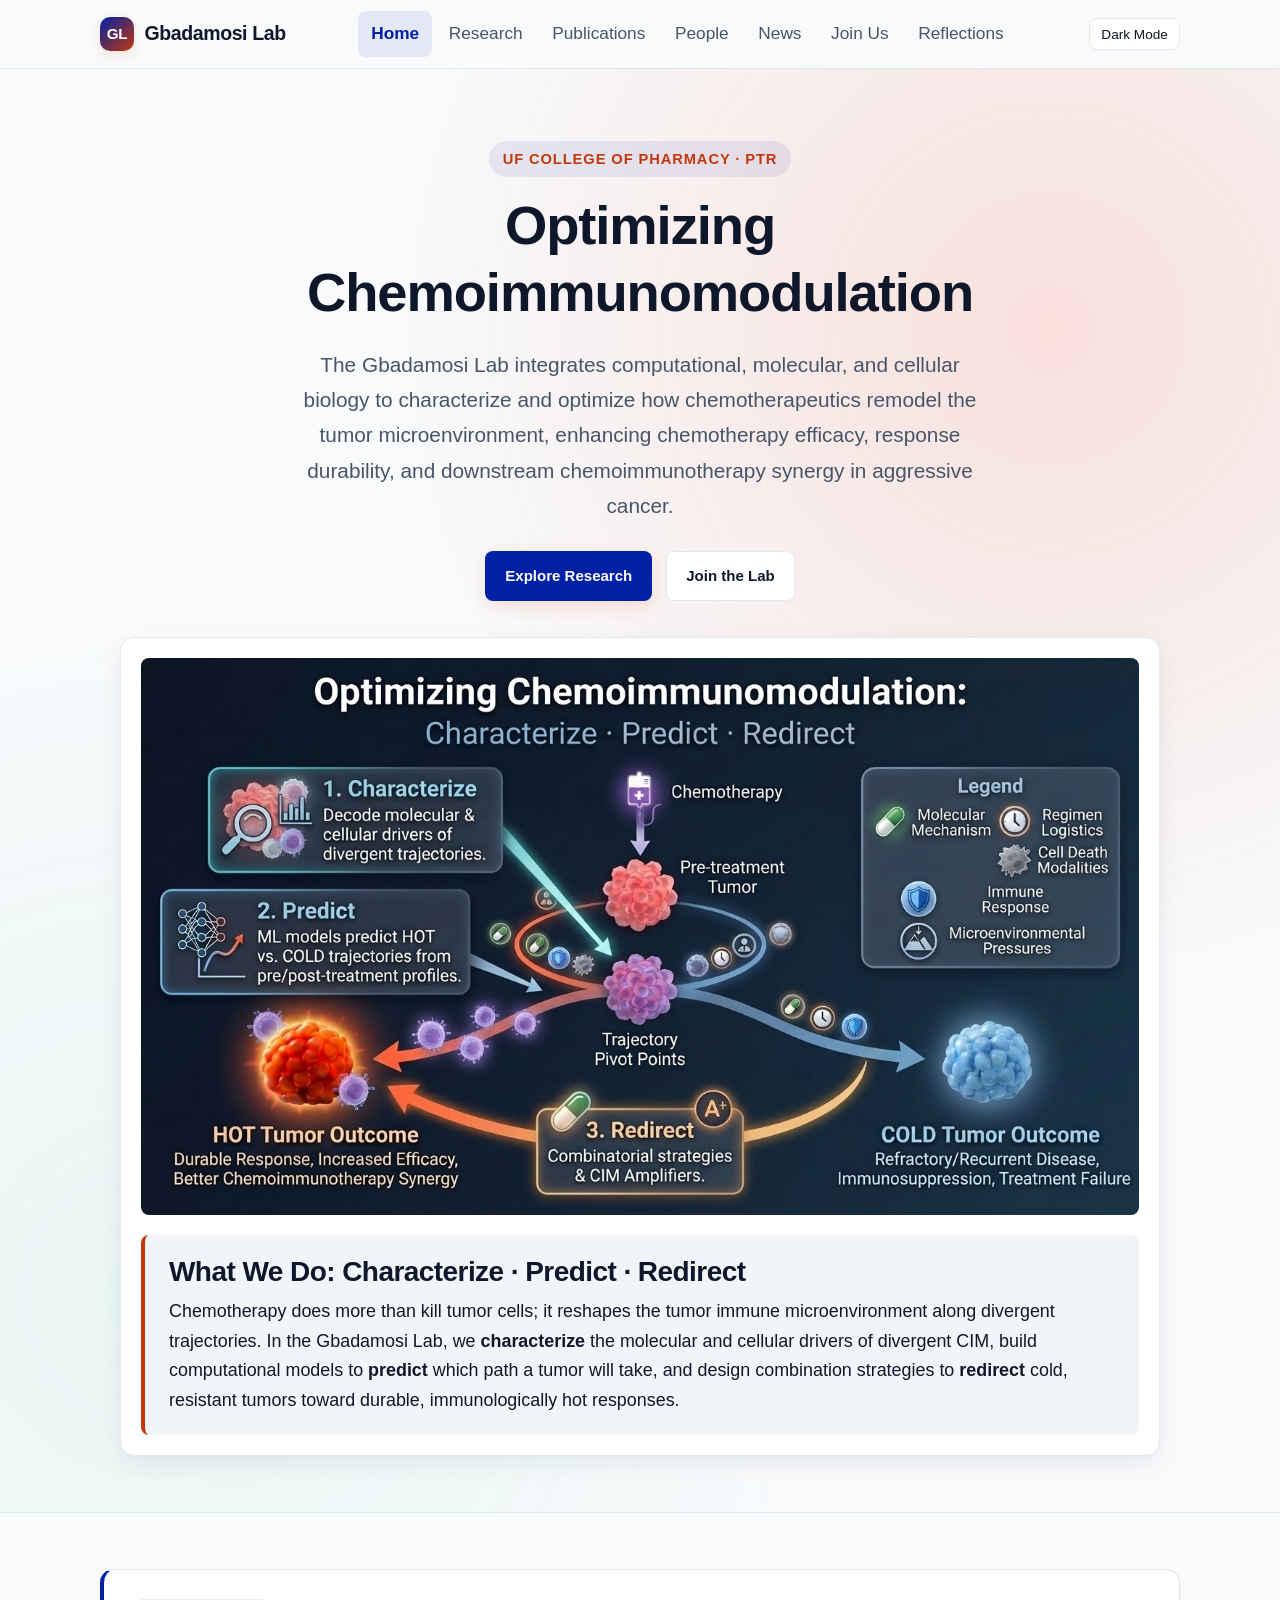
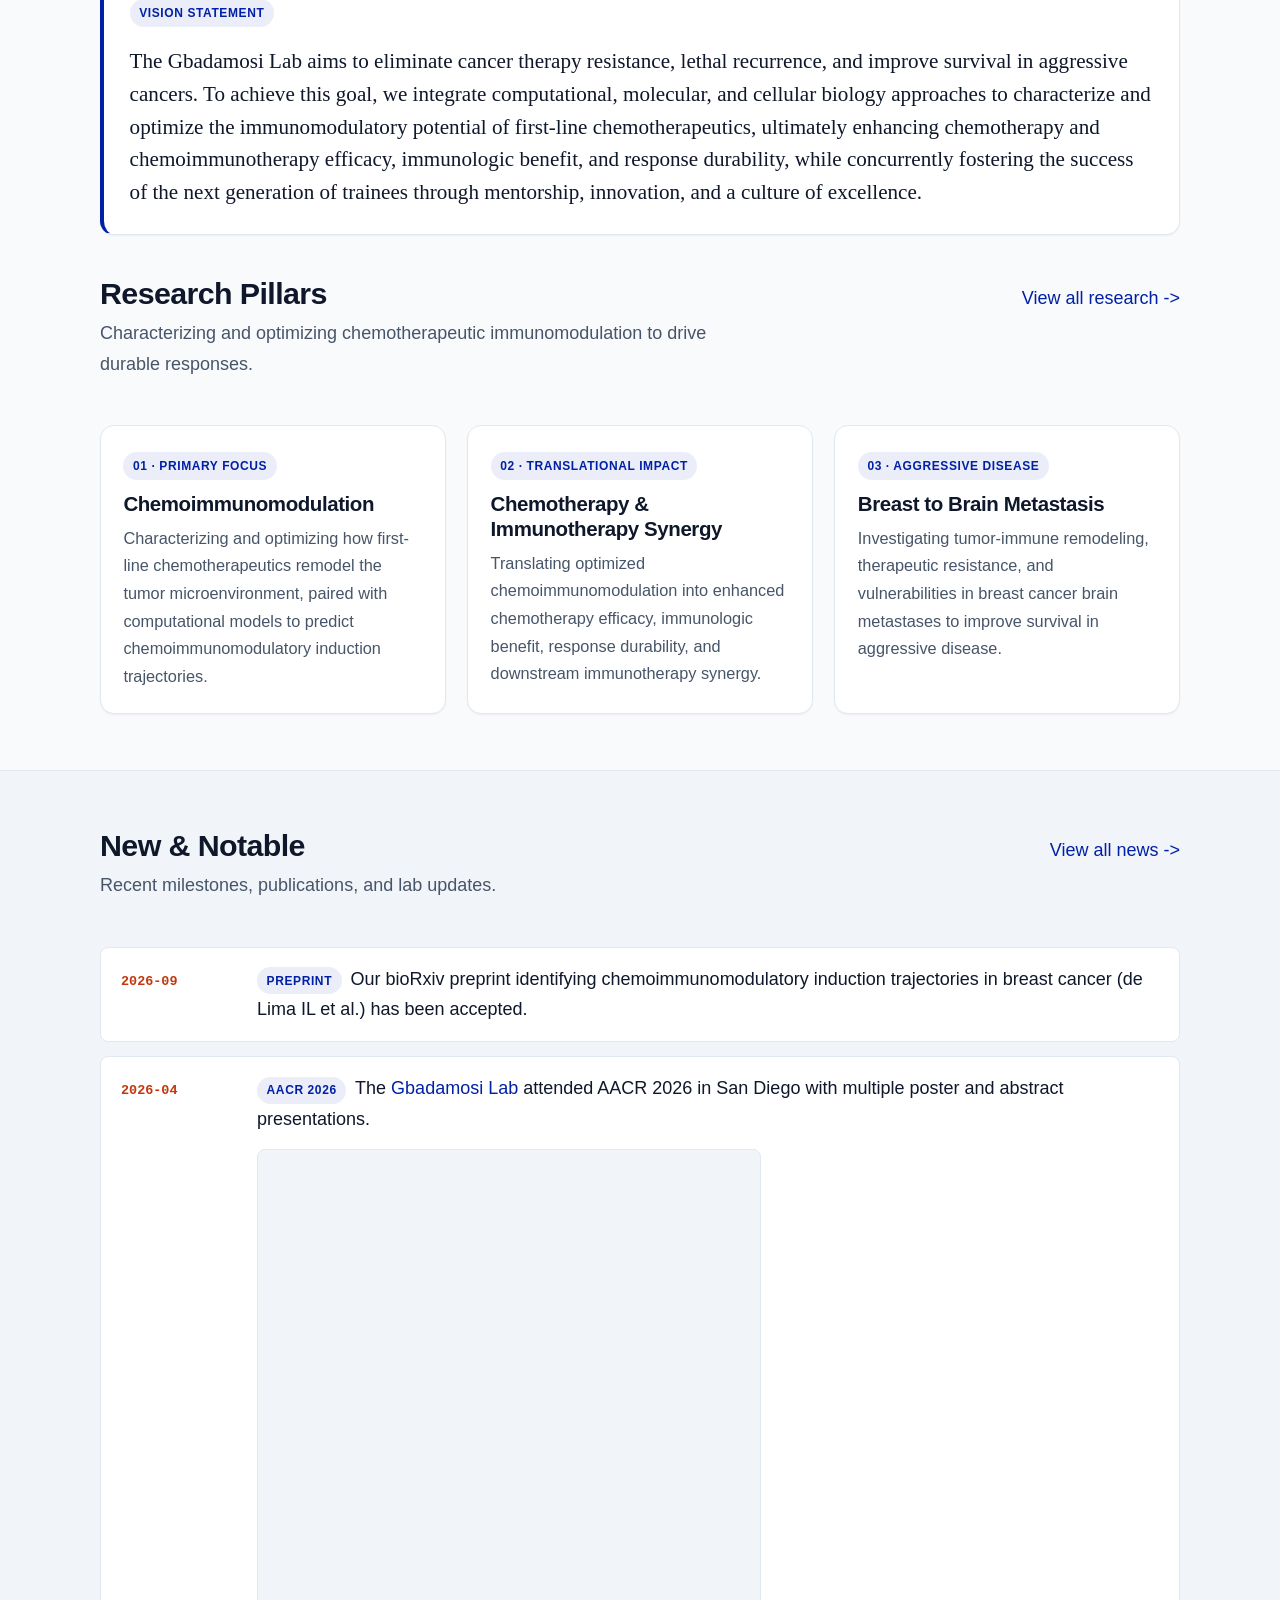
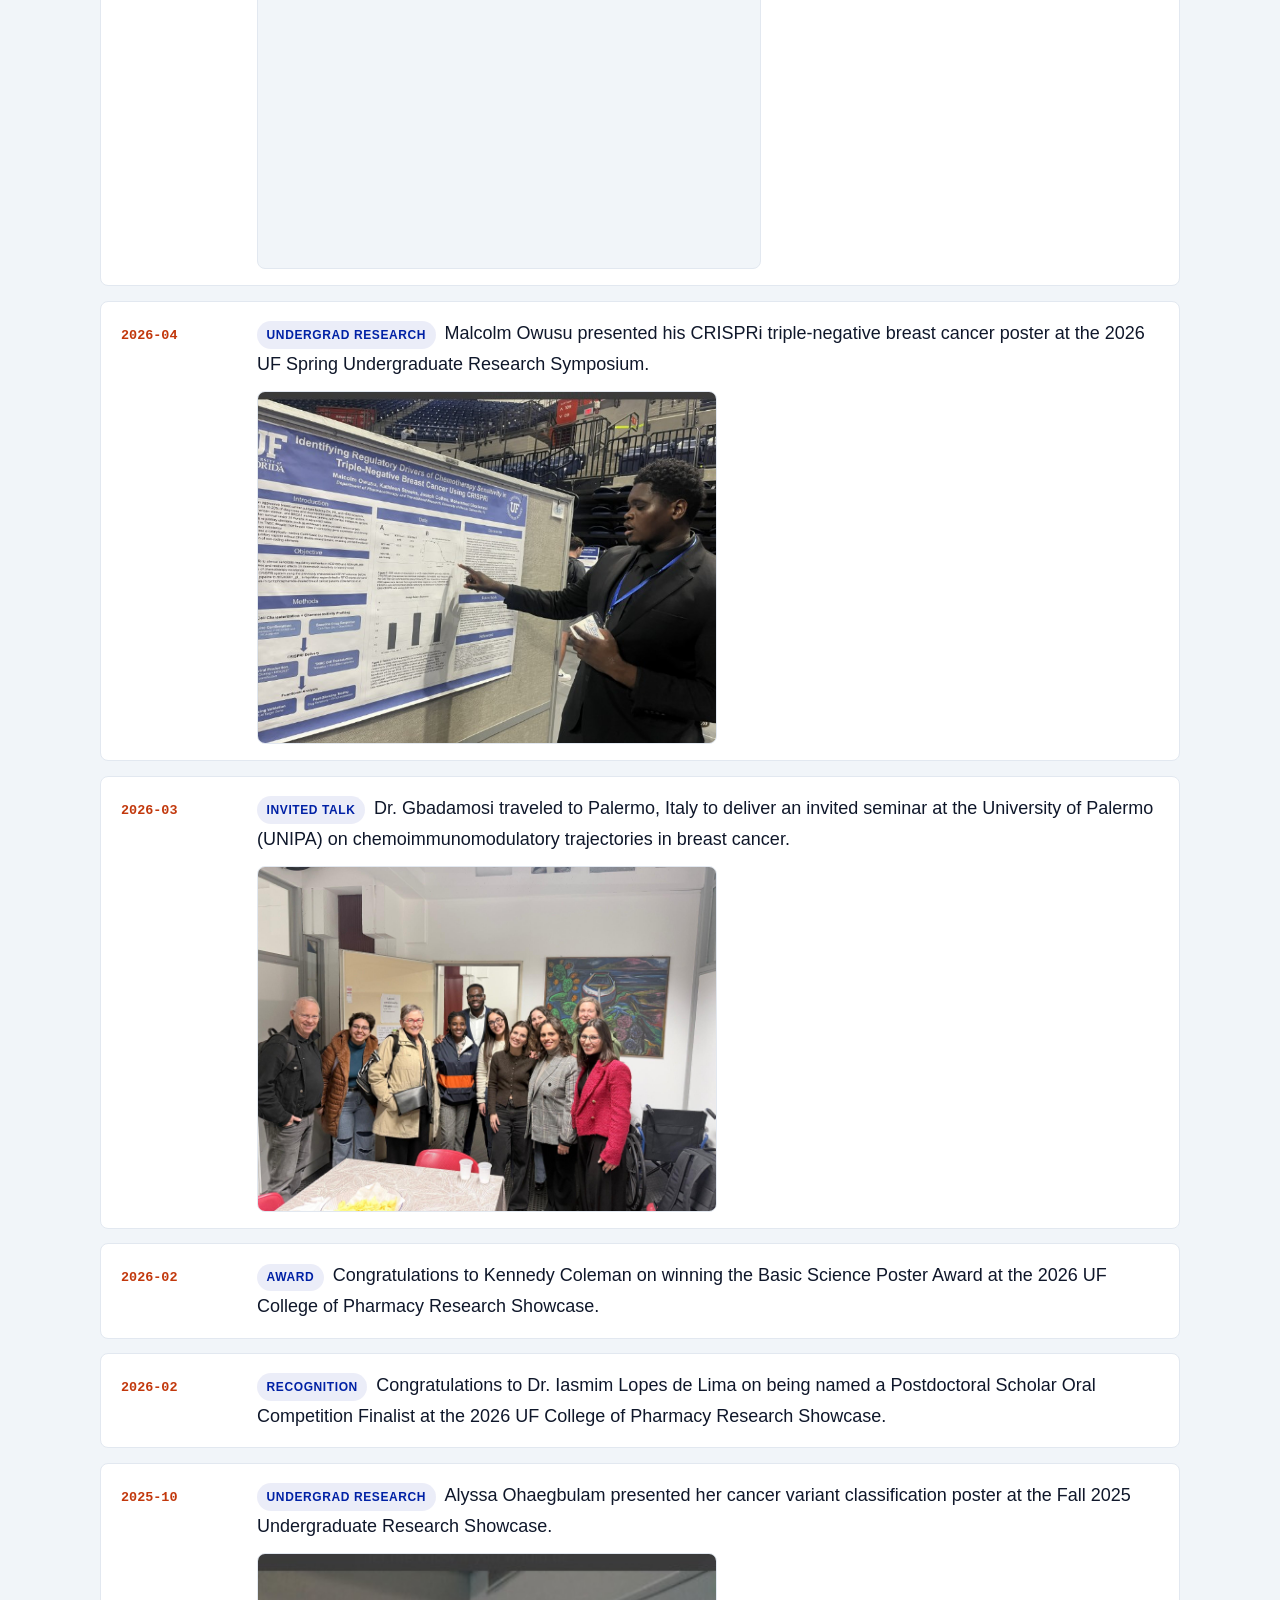
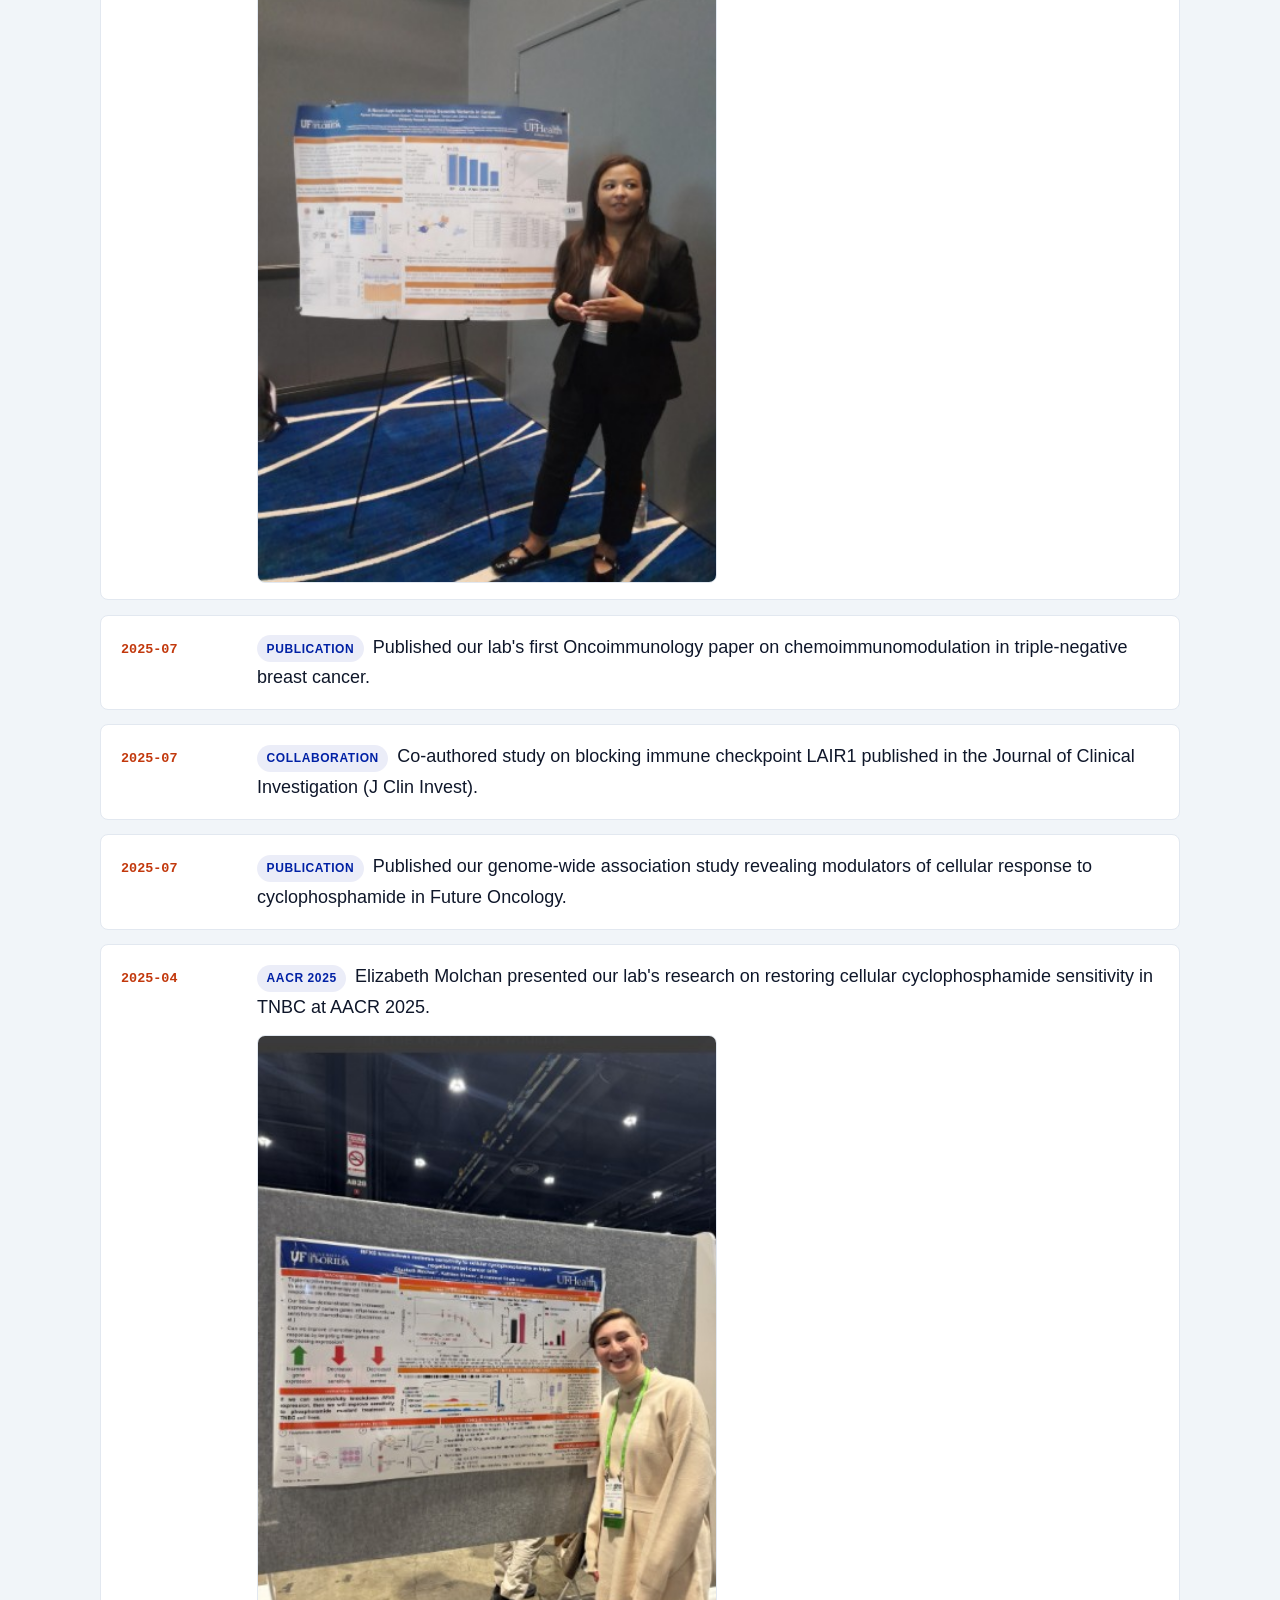
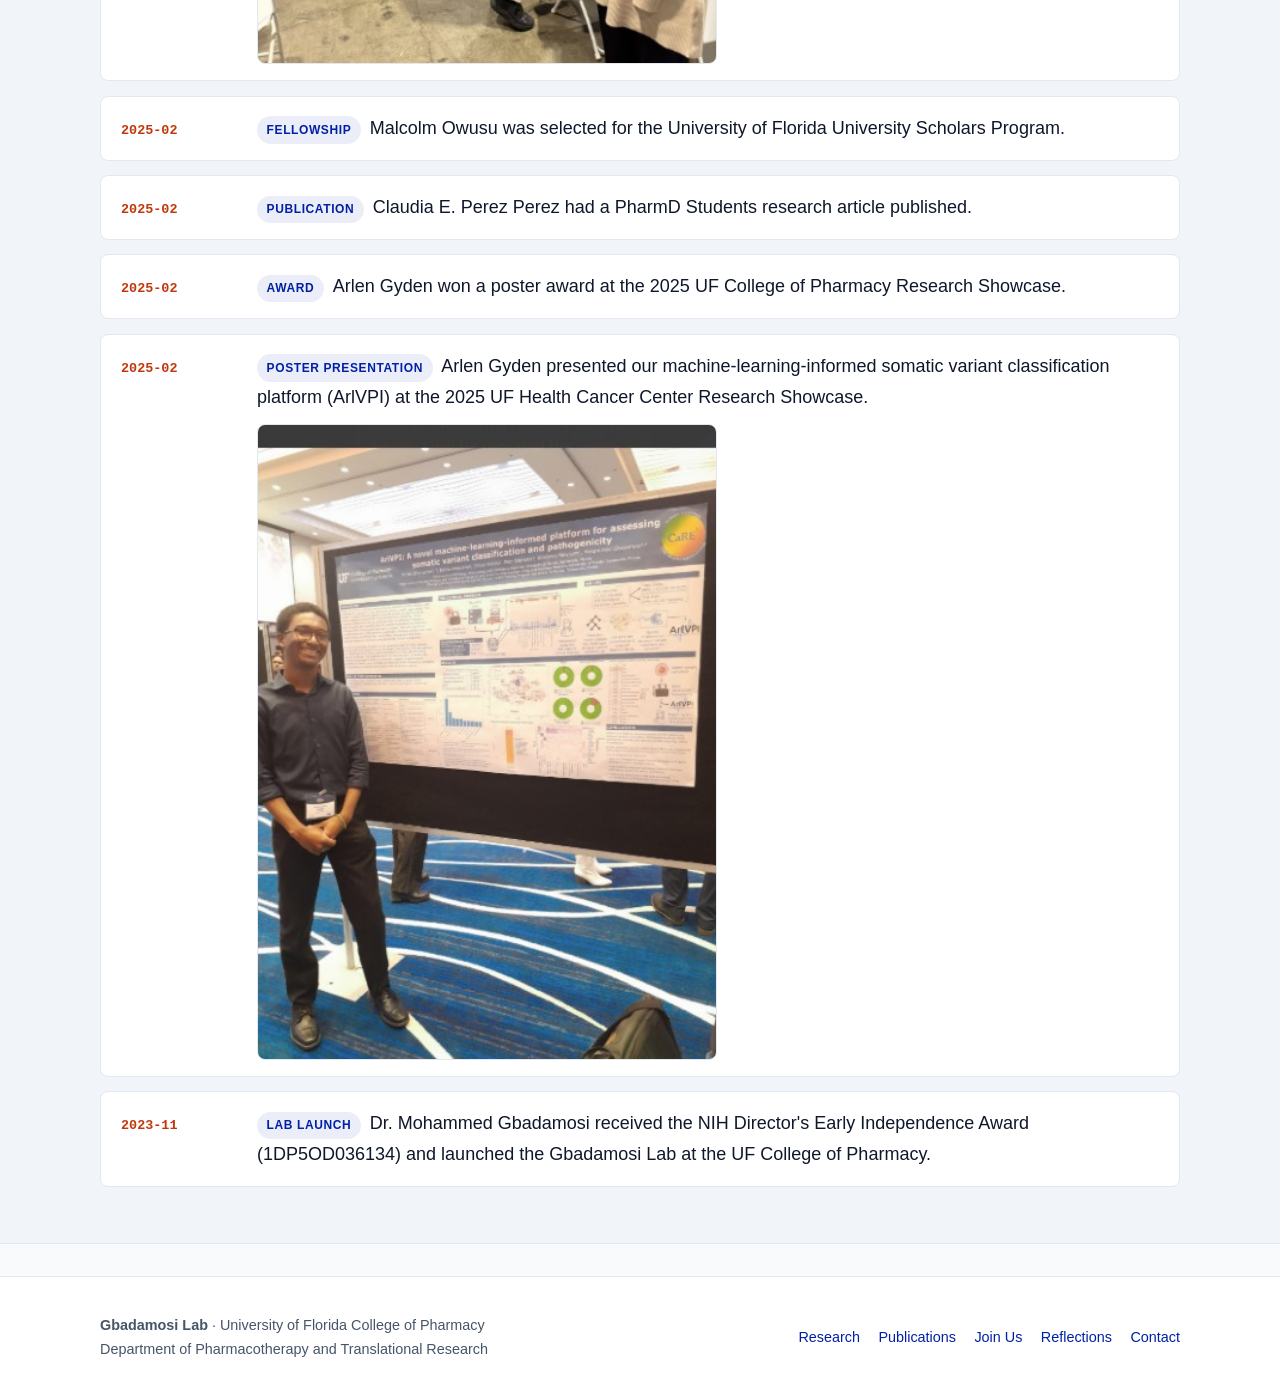
<file: index.html>
<!DOCTYPE html>
<html lang="en">
<head>
  <meta charset="UTF-8">
  <meta name="viewport" content="width=device-width, initial-scale=1.0">
  <title>Gbadamosi Lab | Chemoimmunomodulation &amp; Translational Oncology</title>
  <meta name="description" content="The Gbadamosi Lab at the University of Florida College of Pharmacy studies chemoimmunomodulation, triple-negative breast cancer, and translational immuno-oncology.">
  <script>
    (function () {
      try {
        var saved = localStorage.getItem("gbadamosi-lab-theme");
        var prefersDark = window.matchMedia && window.matchMedia("(prefers-color-scheme: dark)").matches;
        document.documentElement.setAttribute("data-theme", saved || (prefersDark ? "dark" : "light"));
      } catch (_) {}
    })();
  </script>
  <link rel="stylesheet" href="css/styles.css">
</head>
<body>
  <a class="skip-link" href="#main-content">Skip to content</a>

  <header class="site-header">
    <div class="container nav-wrap">
      <a class="brand" href="index.html">
        <span class="brand-mark" aria-hidden="true">GL</span>
        <span>Gbadamosi Lab</span>
      </a>

      <nav aria-label="Primary">
        <ul id="primary-nav" class="nav-links">
          <li><a href="index.html" aria-current="page">Home</a></li>
          <li><a href="research.html">Research</a></li>
          <li><a href="publications.html">Publications</a></li>
          <li><a href="people.html">People</a></li>
          <li><a href="news.html">News</a></li>
          <li><a href="join.html">Join Us</a></li>
          <li><a href="reflections.html">Reflections</a></li>
        </ul>
      </nav>

      <div class="nav-actions">
        <button id="theme-toggle" class="icon-btn" type="button" aria-pressed="false">Dark Mode</button>
        <button id="menu-toggle" class="icon-btn menu-toggle" type="button" aria-expanded="false" aria-controls="primary-nav">Menu</button>
      </div>
    </div>
  </header>

  <main id="main-content">
    <section class="hero">
      <div class="container">
        <div style="max-width: 820px; margin: 0 auto 2.25rem; text-align: center;">
          <span class="eyebrow">UF College of Pharmacy · PTR</span>
          <h1>Optimizing Chemoimmunomodulation</h1>
          <p class="hero-lead" style="margin-left: auto; margin-right: auto;">
            The Gbadamosi Lab integrates computational, molecular, and cellular biology to characterize and optimize how chemotherapeutics remodel the tumor microenvironment, enhancing chemotherapy efficacy, response durability, and downstream chemoimmunotherapy synergy in aggressive cancer.
          </p>
          <div class="btn-row" style="justify-content: center;">
            <a class="btn btn-primary" href="research.html">Explore Research</a>
            <a class="btn btn-secondary" href="join.html">Join the Lab</a>
          </div>
        </div>

        <div class="hero-visual hero-visual--wide" aria-label="Unified Chemoimmunomodulation and Lab Approach Diagram">
          <img src="assets/images/cim_unified_overview.jpg" aria-describedby="cim-diagram-desc" alt="Optimizing Chemoimmunomodulation: Characterize, Predict, Redirect showing Chemotherapy, Trajectory Pivot Points, HOT vs. COLD Tumor Outcomes, and CIM Amplifier redirection" style="width: 100%; height: auto; border-radius: var(--radius-sm);">
          <div id="cim-diagram-desc" style="margin-top: 1.25rem; padding: 1.25rem 1.5rem; background: var(--bg-subtle); border-radius: var(--radius-sm); border-left: 4px solid var(--accent-2);">
            <h2 style="font-size: clamp(1.35rem, 2.2vw, 1.75rem); margin-bottom: 0.5rem;">What We Do: Characterize · Predict · Redirect</h2>
            <p style="font-size: clamp(1.08rem, 1.4vw, 1.25rem); line-height: 1.65; color: var(--text); margin: 0;">
              Chemotherapy does more than kill tumor cells; it reshapes the tumor immune microenvironment along divergent trajectories. In the Gbadamosi Lab, we <strong>characterize</strong> the molecular and cellular drivers of divergent CIM, build computational models to <strong>predict</strong> which path a tumor will take, and design combination strategies to <strong>redirect</strong> cold, resistant tumors toward durable, immunologically hot responses.
            </p>
          </div>
        </div>
      </div>
    </section>

    <section class="section">
      <div class="container">
        <article class="reflection-card" style="margin-bottom: 2.5rem;">
          <span class="card-tag">Vision Statement</span>
          <p class="reflection-quote" style="margin-bottom: 0;">
            The Gbadamosi Lab aims to eliminate cancer therapy resistance, lethal recurrence, and improve survival in aggressive cancers. To achieve this goal, we integrate computational, molecular, and cellular biology approaches to characterize and optimize the immunomodulatory potential of first-line chemotherapeutics, ultimately enhancing chemotherapy and chemoimmunotherapy efficacy, immunologic benefit, and response durability, while concurrently fostering the success of the next generation of trainees through mentorship, innovation, and a culture of excellence.
          </p>
        </article>

        <div class="section-header">
          <div>
            <h2>Research Pillars</h2>
            <p class="section-subtitle">Characterizing and optimizing chemotherapeutic immunomodulation to drive durable responses.</p>
          </div>
          <a href="research.html">View all research -></a>
        </div>

        <div class="grid-3">
          <article class="card">
            <span class="card-tag">01 · Primary Focus</span>
            <h3>Chemoimmunomodulation</h3>
            <p>Characterizing and optimizing how first-line chemotherapeutics remodel the tumor microenvironment, paired with computational models to predict chemoimmunomodulatory induction trajectories.</p>
          </article>
          <article class="card">
            <span class="card-tag">02 · Translational Impact</span>
            <h3>Chemotherapy &amp; Immunotherapy Synergy</h3>
            <p>Translating optimized chemoimmunomodulation into enhanced chemotherapy efficacy, immunologic benefit, response durability, and downstream immunotherapy synergy.</p>
          </article>
          <article class="card">
            <span class="card-tag">03 · Aggressive Disease</span>
            <h3>Breast to Brain Metastasis</h3>
            <p>Investigating tumor-immune remodeling, therapeutic resistance, and vulnerabilities in breast cancer brain metastases to improve survival in aggressive disease.</p>
          </article>
        </div>
      </div>
    </section>

    <section class="section section-alt">
      <div class="container">
        <div class="section-header">
          <div>
            <h2>New &amp; Notable</h2>
            <p class="section-subtitle">Recent milestones, publications, and lab updates.</p>
          </div>
          <a href="news.html">View all news -></a>
        </div>
        <div id="news-list" class="news-list" aria-live="polite"></div>
      </div>
    </section>
  </main>

  <footer class="site-footer">
    <div class="container footer-grid">
      <div>
        <strong>Gbadamosi Lab</strong> · University of Florida College of Pharmacy<br>
        <span>Department of Pharmacotherapy and Translational Research</span>
      </div>
      <div class="footer-links">
        <a href="research.html">Research</a>
        <a href="publications.html">Publications</a>
        <a href="join.html">Join Us</a>
        <a href="reflections.html">Reflections</a>
        <a href="mailto:mgbadamosi@ufl.edu">Contact</a>
      </div>
    </div>
  </footer>

  <script defer src="data/news.js"></script>
  <script defer src="js/main.js"></script>
</body>
</html>
</file>
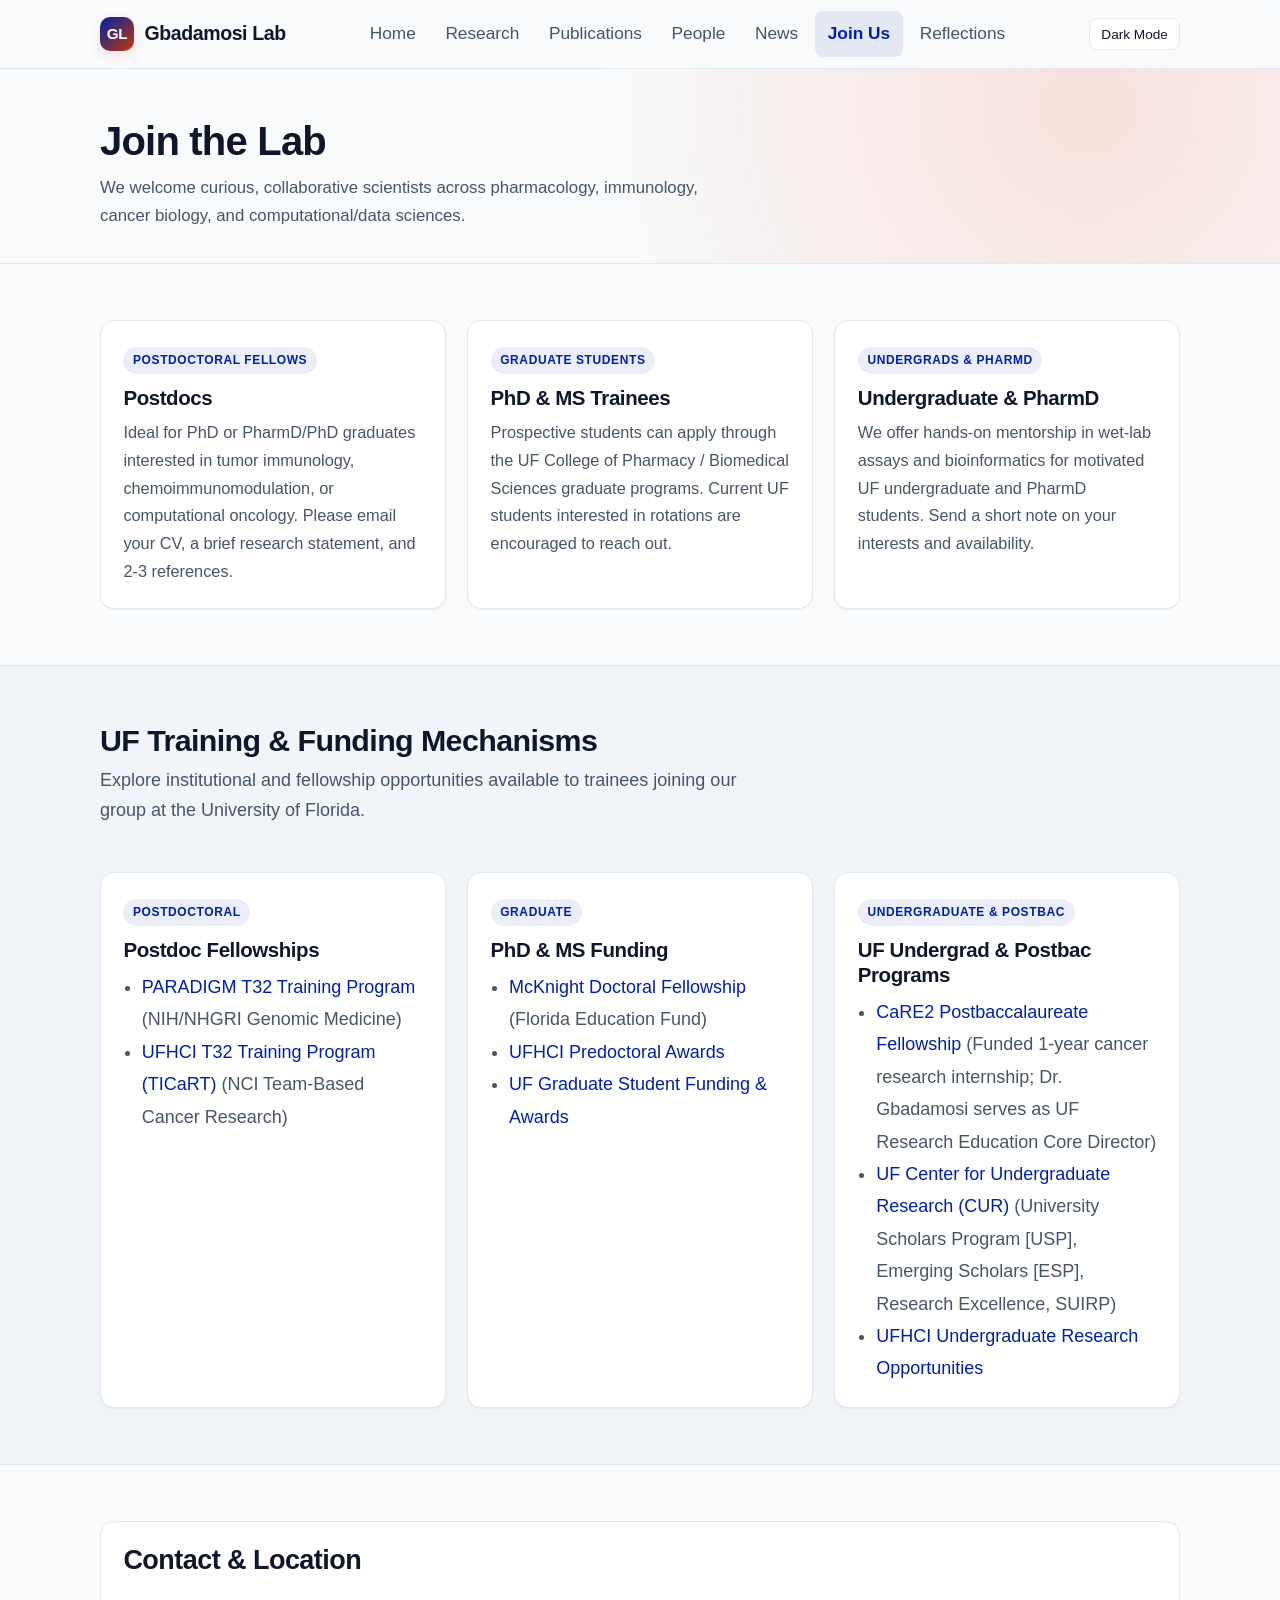
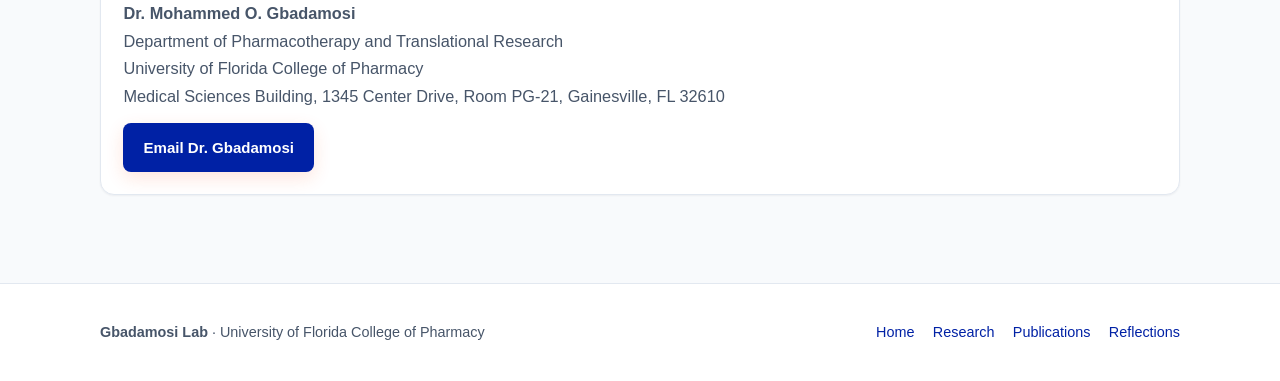
<file: join.html>
<!DOCTYPE html>
<html lang="en">
<head>
  <meta charset="UTF-8">
  <meta name="viewport" content="width=device-width, initial-scale=1.0">
  <title>Join Us | Gbadamosi Lab</title>
  <script>
    (function () {
      try {
        var saved = localStorage.getItem("gbadamosi-lab-theme");
        var prefersDark = window.matchMedia && window.matchMedia("(prefers-color-scheme: dark)").matches;
        document.documentElement.setAttribute("data-theme", saved || (prefersDark ? "dark" : "light"));
      } catch (_) {}
    })();
  </script>
  <link rel="stylesheet" href="css/styles.css">
</head>
<body>
  <a class="skip-link" href="#main-content">Skip to content</a>

  <header class="site-header">
    <div class="container nav-wrap">
      <a class="brand" href="index.html">
        <span class="brand-mark" aria-hidden="true">GL</span>
        <span>Gbadamosi Lab</span>
      </a>
      <nav aria-label="Primary">
        <ul id="primary-nav" class="nav-links">
          <li><a href="index.html">Home</a></li>
          <li><a href="research.html">Research</a></li>
          <li><a href="publications.html">Publications</a></li>
          <li><a href="people.html">People</a></li>
          <li><a href="news.html">News</a></li>
          <li><a href="join.html" aria-current="page">Join Us</a></li>
          <li><a href="reflections.html">Reflections</a></li>
        </ul>
      </nav>
      <div class="nav-actions">
        <button id="theme-toggle" class="icon-btn" type="button" aria-pressed="false">Dark Mode</button>
        <button id="menu-toggle" class="icon-btn menu-toggle" type="button" aria-expanded="false" aria-controls="primary-nav">Menu</button>
      </div>
    </div>
  </header>

  <main id="main-content">
    <section class="page-header">
      <div class="container">
        <h1>Join the Lab</h1>
        <p>We welcome curious, collaborative scientists across pharmacology, immunology, cancer biology, and computational/data sciences.</p>
      </div>
    </section>

    <section class="section">
      <h2 class="sr-only">Training Opportunities</h2>
      <div class="container grid-3">
        <article class="card">
          <span class="card-tag">Postdoctoral Fellows</span>
          <h3>Postdocs</h3>
          <p>Ideal for PhD or PharmD/PhD graduates interested in tumor immunology, chemoimmunomodulation, or computational oncology. Please email your CV, a brief research statement, and 2-3 references.</p>
        </article>
        <article class="card">
          <span class="card-tag">Graduate Students</span>
          <h3>PhD &amp; MS Trainees</h3>
          <p>Prospective students can apply through the UF College of Pharmacy / Biomedical Sciences graduate programs. Current UF students interested in rotations are encouraged to reach out.</p>
        </article>
        <article class="card">
          <span class="card-tag">Undergrads &amp; PharmD</span>
          <h3>Undergraduate &amp; PharmD</h3>
          <p>We offer hands-on mentorship in wet-lab assays and bioinformatics for motivated UF undergraduate and PharmD students. Send a short note on your interests and availability.</p>
        </article>
      </div>
    </section>

    <section class="section section-alt">
      <div class="container">
        <div class="section-header">
          <div>
            <h2>UF Training &amp; Funding Mechanisms</h2>
            <p class="section-subtitle">Explore institutional and fellowship opportunities available to trainees joining our group at the University of Florida.</p>
          </div>
        </div>
        <div class="grid-3">
          <article class="card">
            <span class="card-tag">Postdoctoral</span>
            <h3>Postdoc Fellowships</h3>
            <ul style="padding-left: 1.15rem; margin: 0.5rem 0 0; color: var(--text-muted); line-height: 1.8;">
              <li><a href="https://precisionmedicine.ufhealth.org/education/paradigm-training-program/" target="_blank" rel="noopener noreferrer">PARADIGM T32 Training Program</a> (NIH/NHGRI Genomic Medicine)</li>
              <li><a href="https://cancer.ufl.edu/education/ticart-t32/" target="_blank" rel="noopener noreferrer">UFHCI T32 Training Program (TICaRT)</a> (NCI Team-Based Cancer Research)</li>
            </ul>
          </article>

          <article class="card">
            <span class="card-tag">Graduate</span>
            <h3>PhD &amp; MS Funding</h3>
            <ul style="padding-left: 1.15rem; margin: 0.5rem 0 0; color: var(--text-muted); line-height: 1.8;">
              <li><a href="https://www.fefonline.org/mdf.html" target="_blank" rel="noopener noreferrer">McKnight Doctoral Fellowship</a> (Florida Education Fund)</li>
              <li><a href="https://cancer.ufl.edu/education/gradstudents/predoctoral-awards/" target="_blank" rel="noopener noreferrer">UFHCI Predoctoral Awards</a></li>
              <li><a href="https://grad.ufl.edu/current/fund-award/leads/" target="_blank" rel="noopener noreferrer">UF Graduate Student Funding &amp; Awards</a></li>
            </ul>
          </article>

          <article class="card">
            <span class="card-tag">Undergraduate &amp; Postbac</span>
            <h3>UF Undergrad &amp; Postbac Programs</h3>
            <ul style="padding-left: 1.15rem; margin: 0.5rem 0 0; color: var(--text-muted); line-height: 1.8;">
              <li><a href="https://care2healthcenter.org/" target="_blank" rel="noopener noreferrer">CaRE2 Postbaccalaureate Fellowship</a> (Funded 1-year cancer research internship; Dr. Gbadamosi serves as UF Research Education Core Director)</li>
              <li><a href="https://cur.aa.ufl.edu/" target="_blank" rel="noopener noreferrer">UF Center for Undergraduate Research (CUR)</a> (University Scholars Program [USP], Emerging Scholars [ESP], Research Excellence, SUIRP)</li>
              <li><a href="https://cancer.ufl.edu/education/undergraduate/" target="_blank" rel="noopener noreferrer">UFHCI Undergraduate Research Opportunities</a></li>
            </ul>
          </article>
        </div>
      </div>
    </section>

    <section class="section">
      <div class="container">
        <div class="card">
          <h2>Contact &amp; Location</h2>
          <p style="margin-bottom: 0.75rem;">
            <strong>Dr. Mohammed O. Gbadamosi</strong><br>
            Department of Pharmacotherapy and Translational Research<br>
            University of Florida College of Pharmacy<br>
            Medical Sciences Building, 1345 Center Drive, Room PG-21, Gainesville, FL 32610
          </p>
          <a class="btn btn-primary" href="mailto:mgbadamosi@ufl.edu">Email Dr. Gbadamosi</a>
        </div>
      </div>
    </section>
  </main>

  <footer class="site-footer">
    <div class="container footer-grid">
      <div><strong>Gbadamosi Lab</strong> · University of Florida College of Pharmacy</div>
      <div class="footer-links">
        <a href="index.html">Home</a>
        <a href="research.html">Research</a>
        <a href="publications.html">Publications</a>
        <a href="reflections.html">Reflections</a>
      </div>
    </div>
  </footer>

  <script defer src="js/main.js"></script>
</body>
</html>
</file>
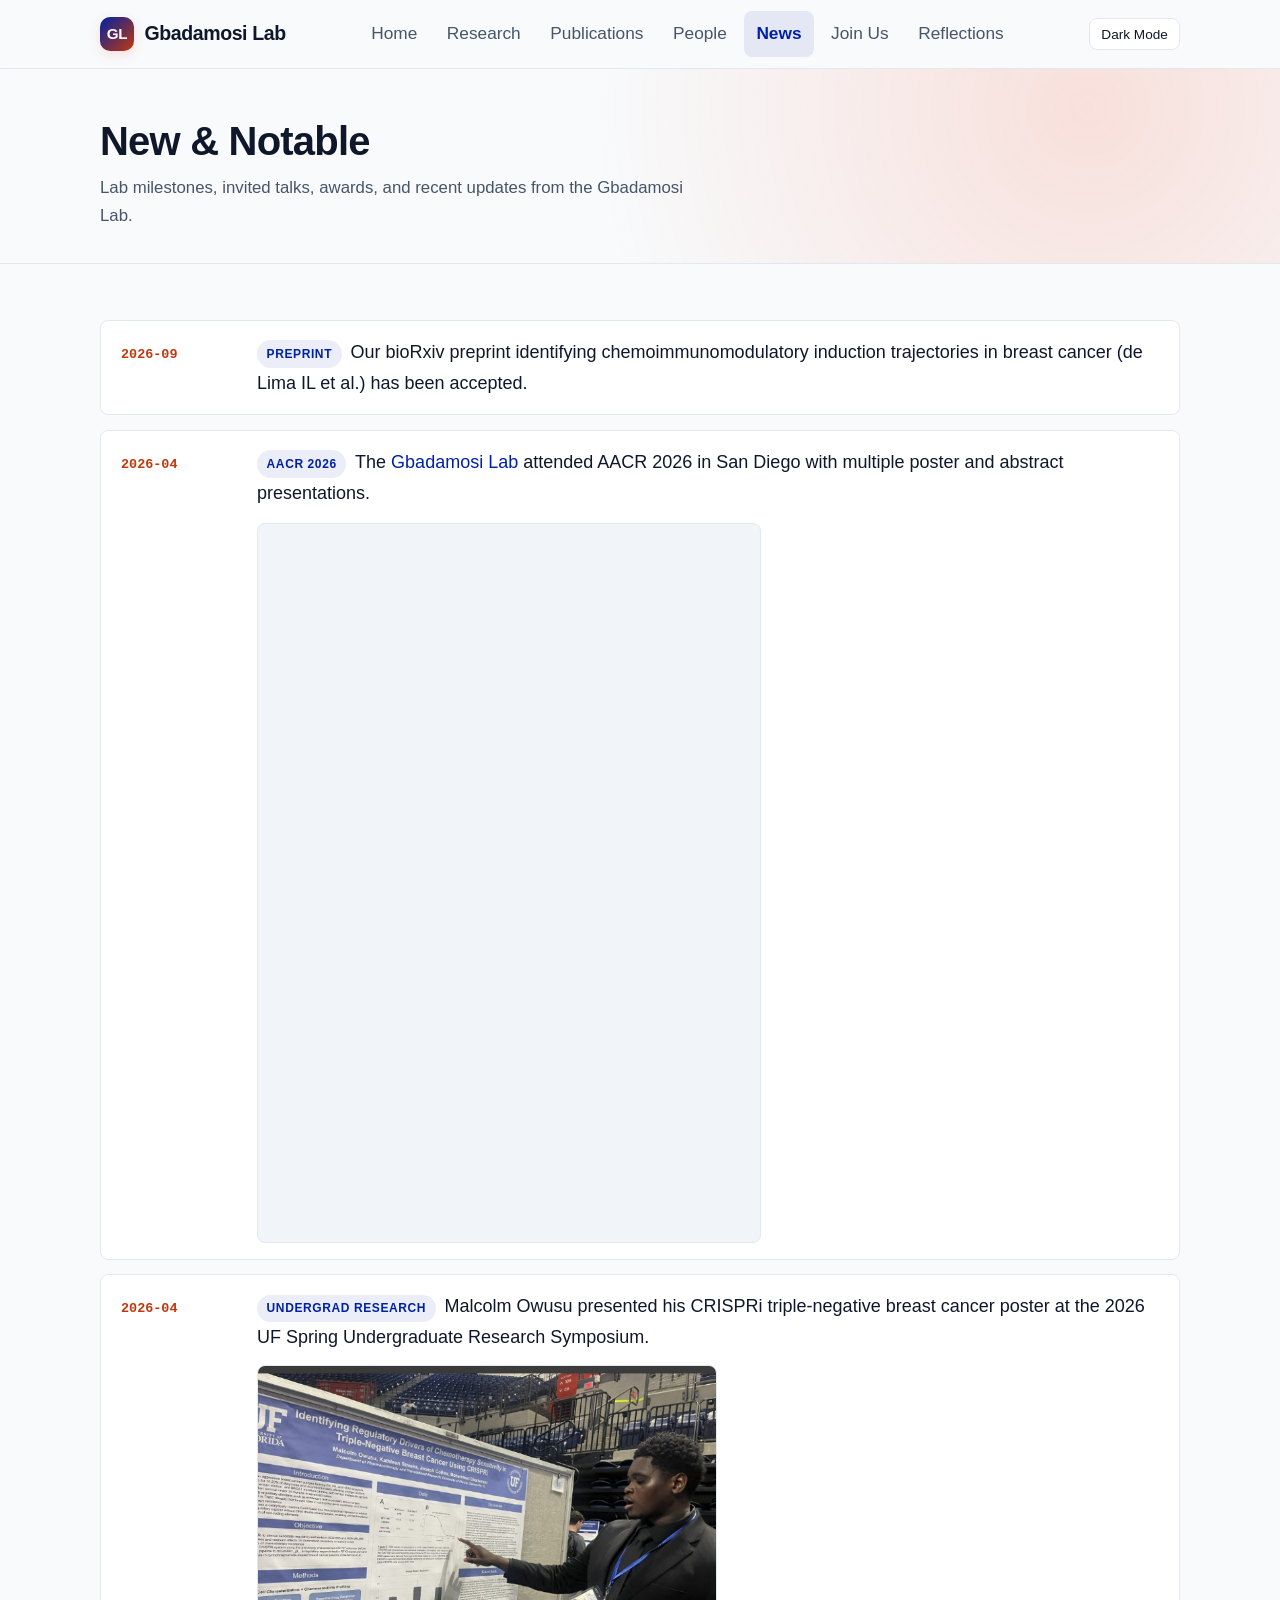
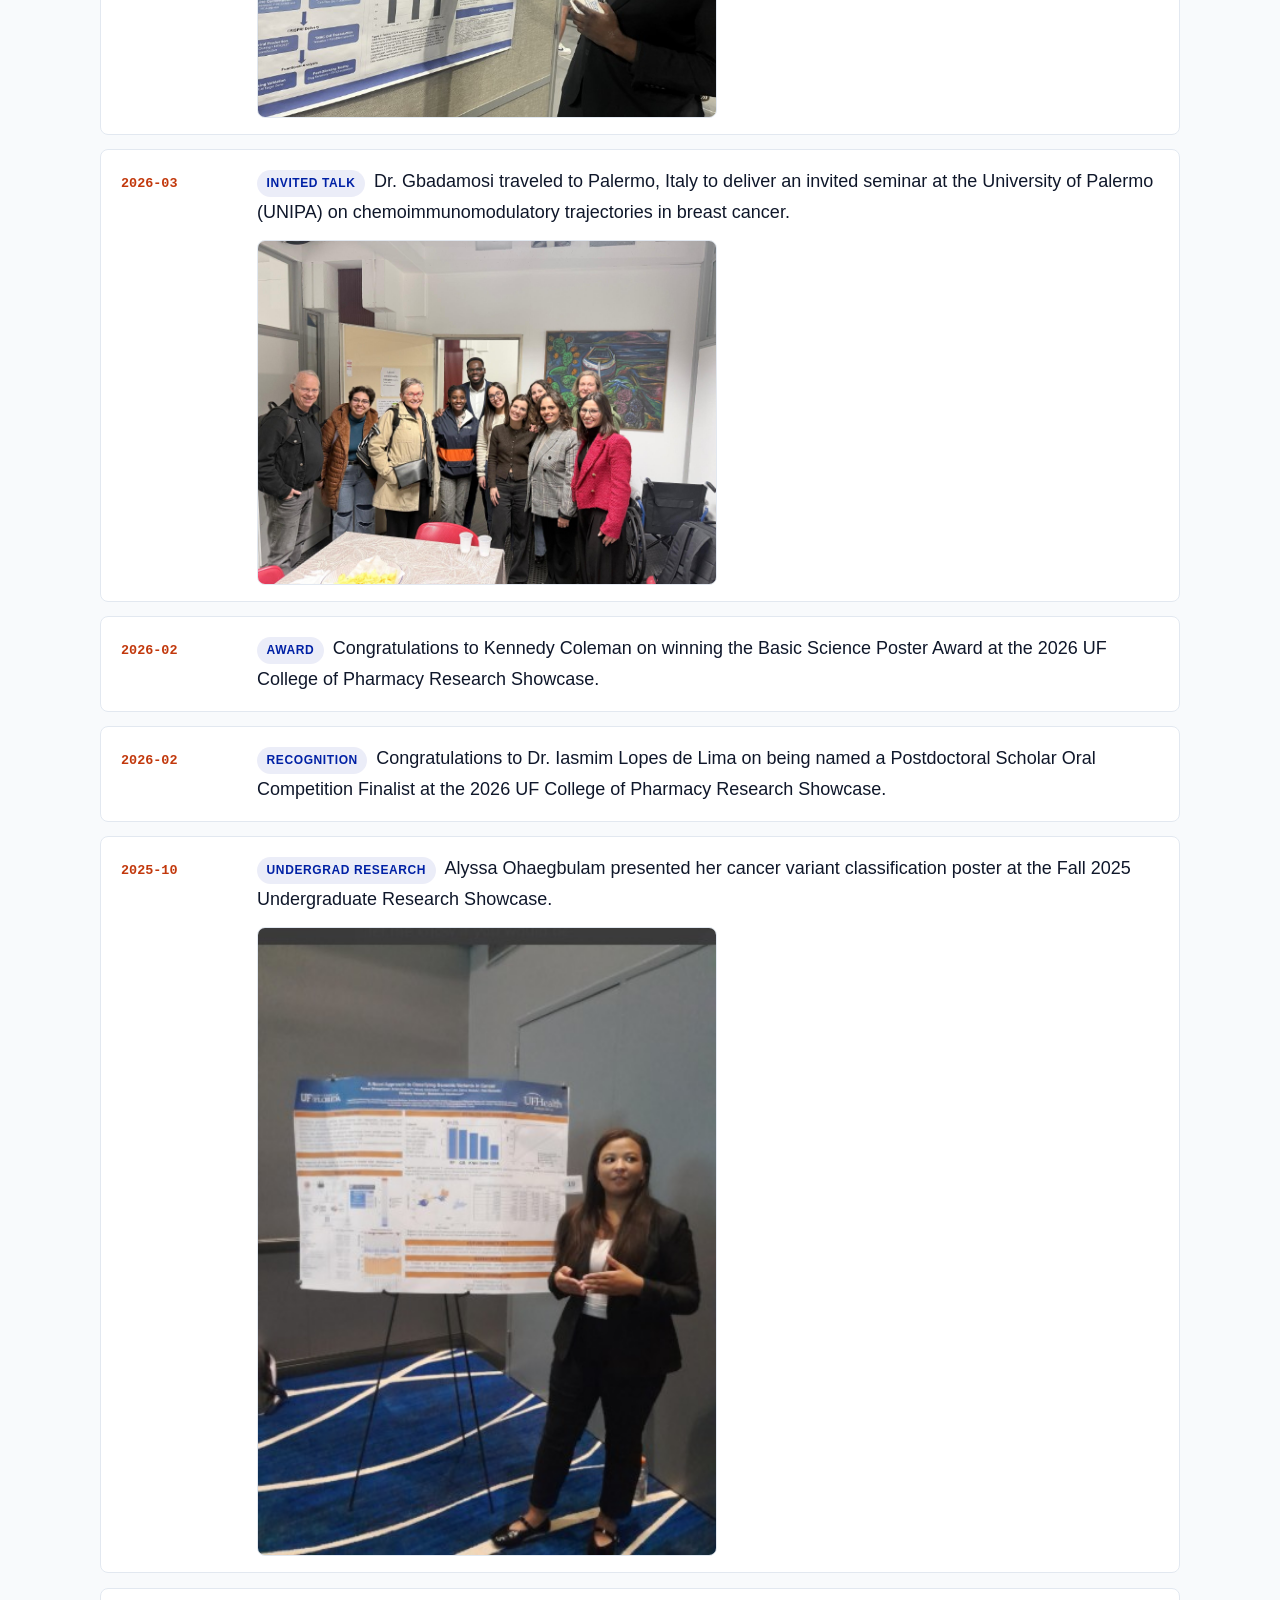
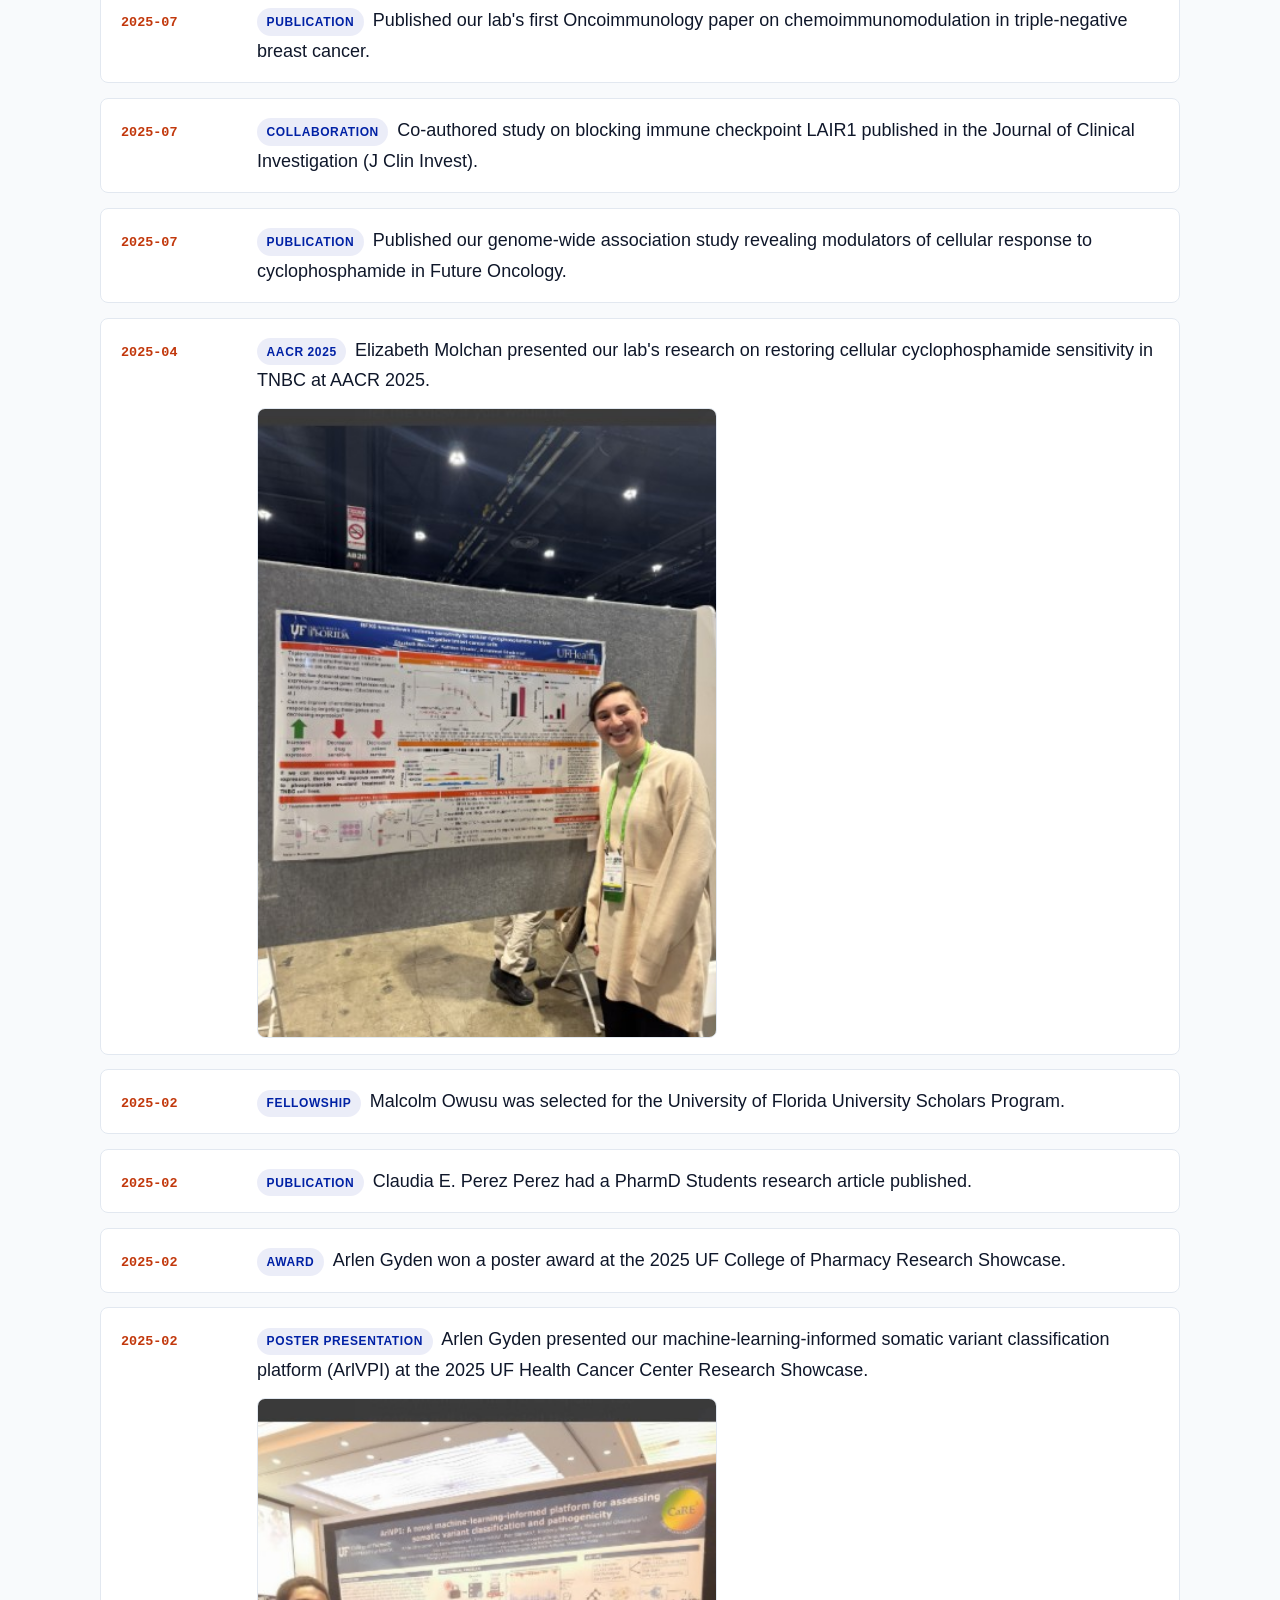
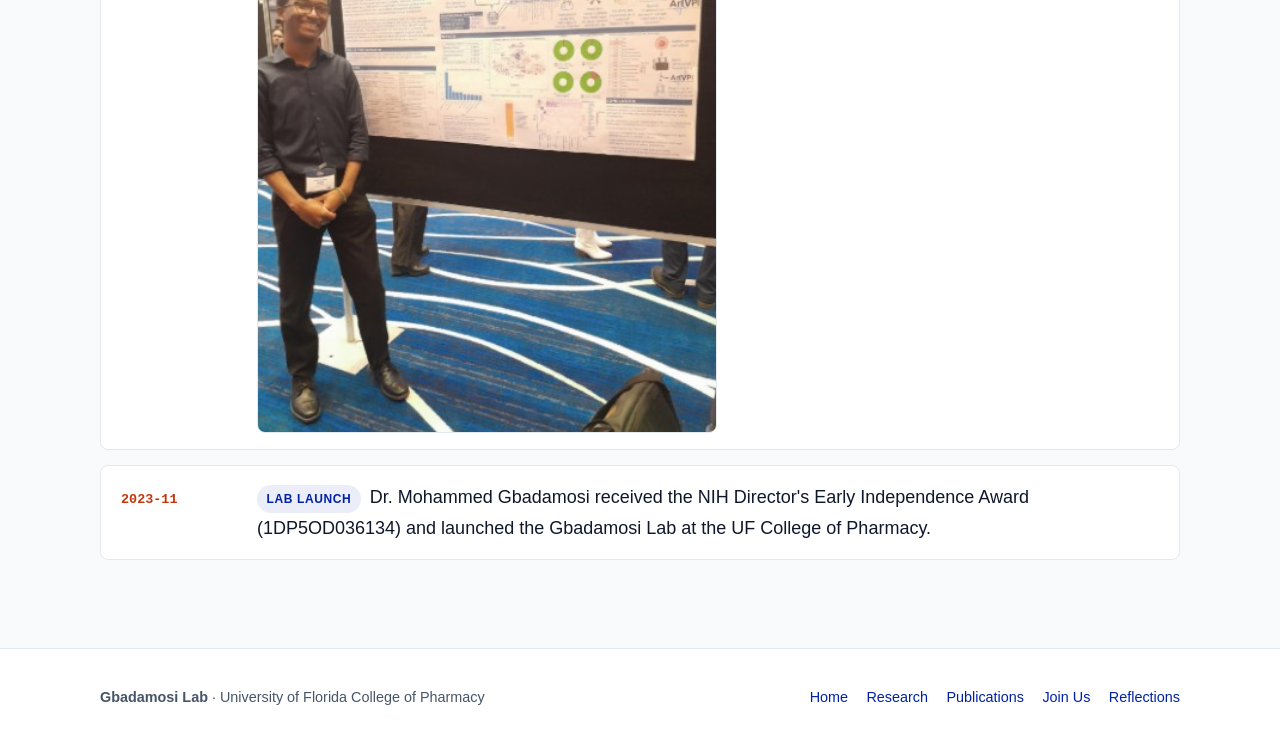
<file: news.html>
<!DOCTYPE html>
<html lang="en">
<head>
  <meta charset="UTF-8">
  <meta name="viewport" content="width=device-width, initial-scale=1.0">
  <title>New &amp; Notable | Gbadamosi Lab</title>
  <script>
    (function () {
      try {
        var saved = localStorage.getItem("gbadamosi-lab-theme");
        var prefersDark = window.matchMedia && window.matchMedia("(prefers-color-scheme: dark)").matches;
        document.documentElement.setAttribute("data-theme", saved || (prefersDark ? "dark" : "light"));
      } catch (_) {}
    })();
  </script>
  <link rel="stylesheet" href="css/styles.css">
</head>
<body>
  <a class="skip-link" href="#main-content">Skip to content</a>

  <header class="site-header">
    <div class="container nav-wrap">
      <a class="brand" href="index.html">
        <span class="brand-mark" aria-hidden="true">GL</span>
        <span>Gbadamosi Lab</span>
      </a>
      <nav aria-label="Primary">
        <ul id="primary-nav" class="nav-links">
          <li><a href="index.html">Home</a></li>
          <li><a href="research.html">Research</a></li>
          <li><a href="publications.html">Publications</a></li>
          <li><a href="people.html">People</a></li>
          <li><a href="news.html" aria-current="page">News</a></li>
          <li><a href="join.html">Join Us</a></li>
          <li><a href="reflections.html">Reflections</a></li>
        </ul>
      </nav>
      <div class="nav-actions">
        <button id="theme-toggle" class="icon-btn" type="button" aria-pressed="false">Dark Mode</button>
        <button id="menu-toggle" class="icon-btn menu-toggle" type="button" aria-expanded="false" aria-controls="primary-nav">Menu</button>
      </div>
    </div>
  </header>

  <main id="main-content">
    <section class="page-header">
      <div class="container">
        <h1>New &amp; Notable</h1>
        <p>Lab milestones, invited talks, awards, and recent updates from the Gbadamosi Lab.</p>
      </div>
    </section>

    <section class="section">
      <div class="container">
        <div id="news-list" class="news-list" aria-live="polite"></div>
      </div>
    </section>
  </main>

  <footer class="site-footer">
    <div class="container footer-grid">
      <div><strong>Gbadamosi Lab</strong> · University of Florida College of Pharmacy</div>
      <div class="footer-links">
        <a href="index.html">Home</a>
        <a href="research.html">Research</a>
        <a href="publications.html">Publications</a>
        <a href="join.html">Join Us</a>
        <a href="reflections.html">Reflections</a>
      </div>
    </div>
  </footer>

  <script defer src="data/news.js"></script>
  <script defer src="js/main.js"></script>
</body>
</html>
</file>
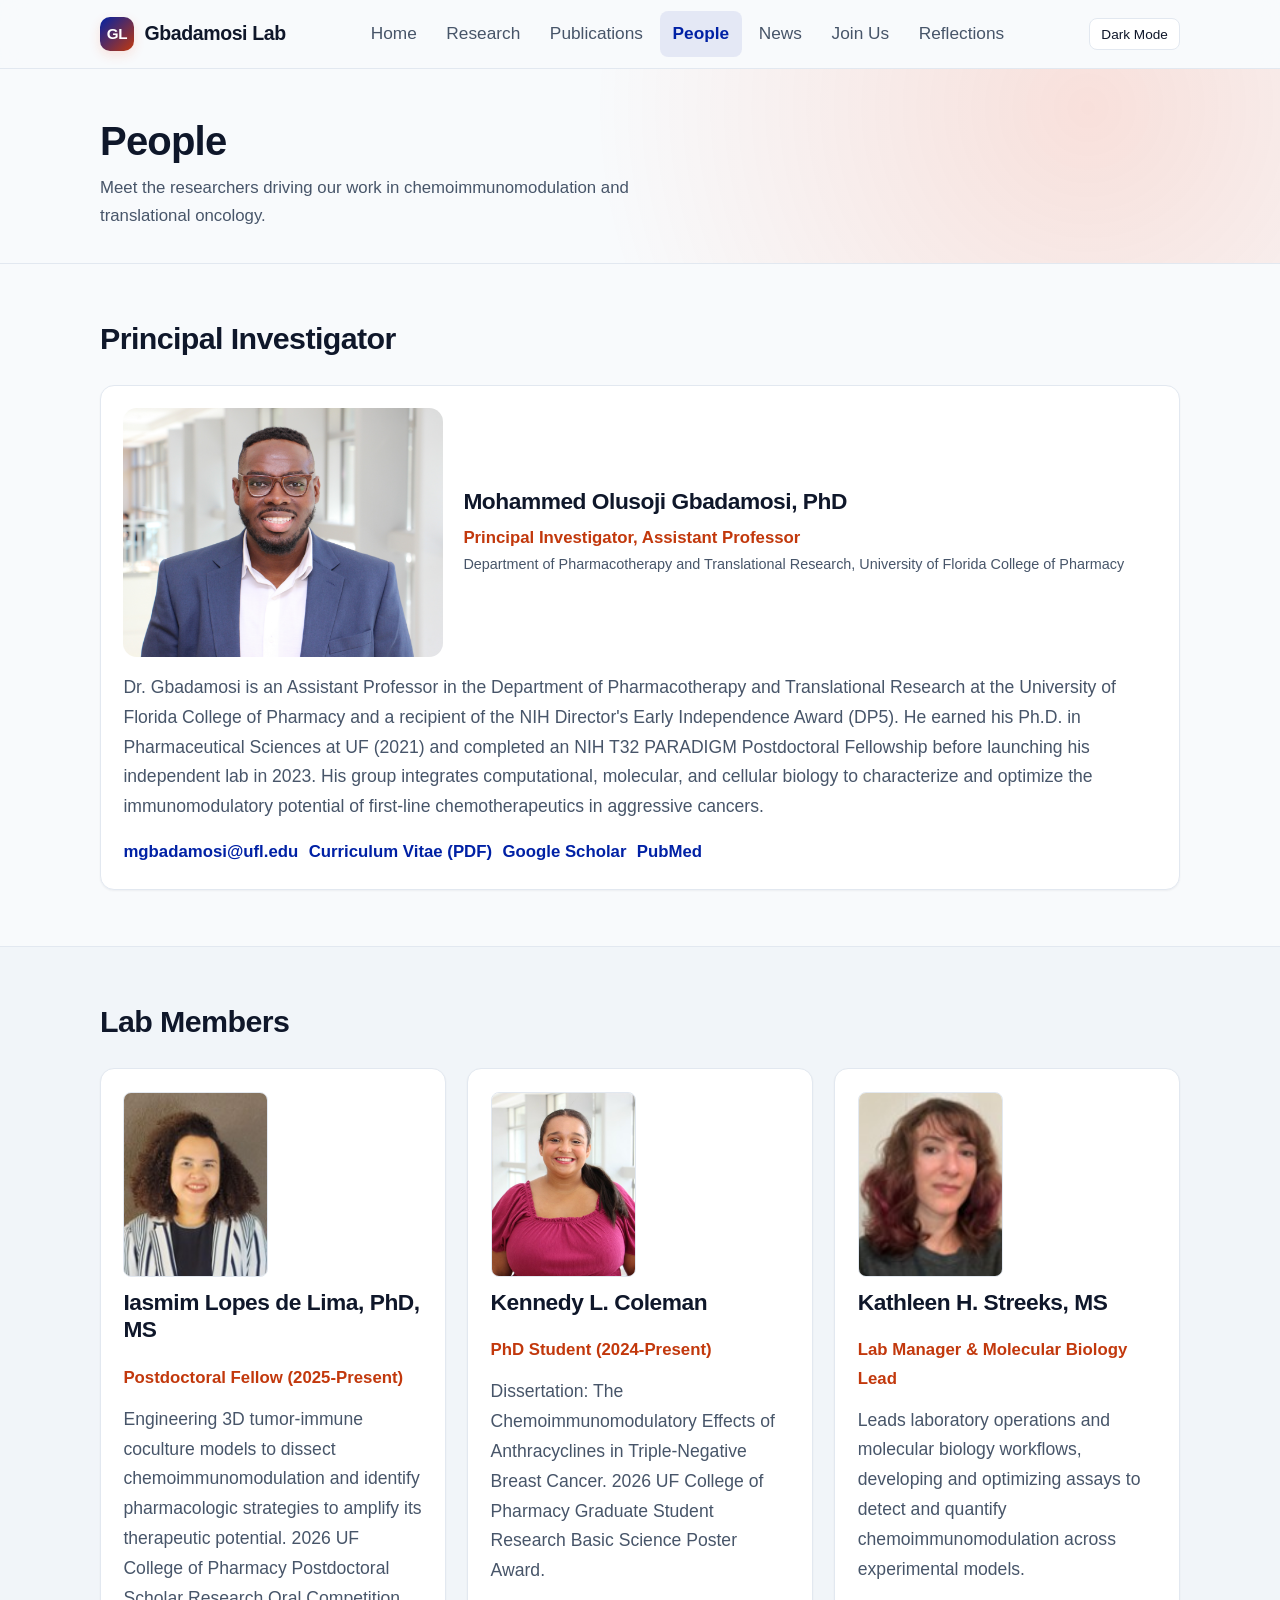
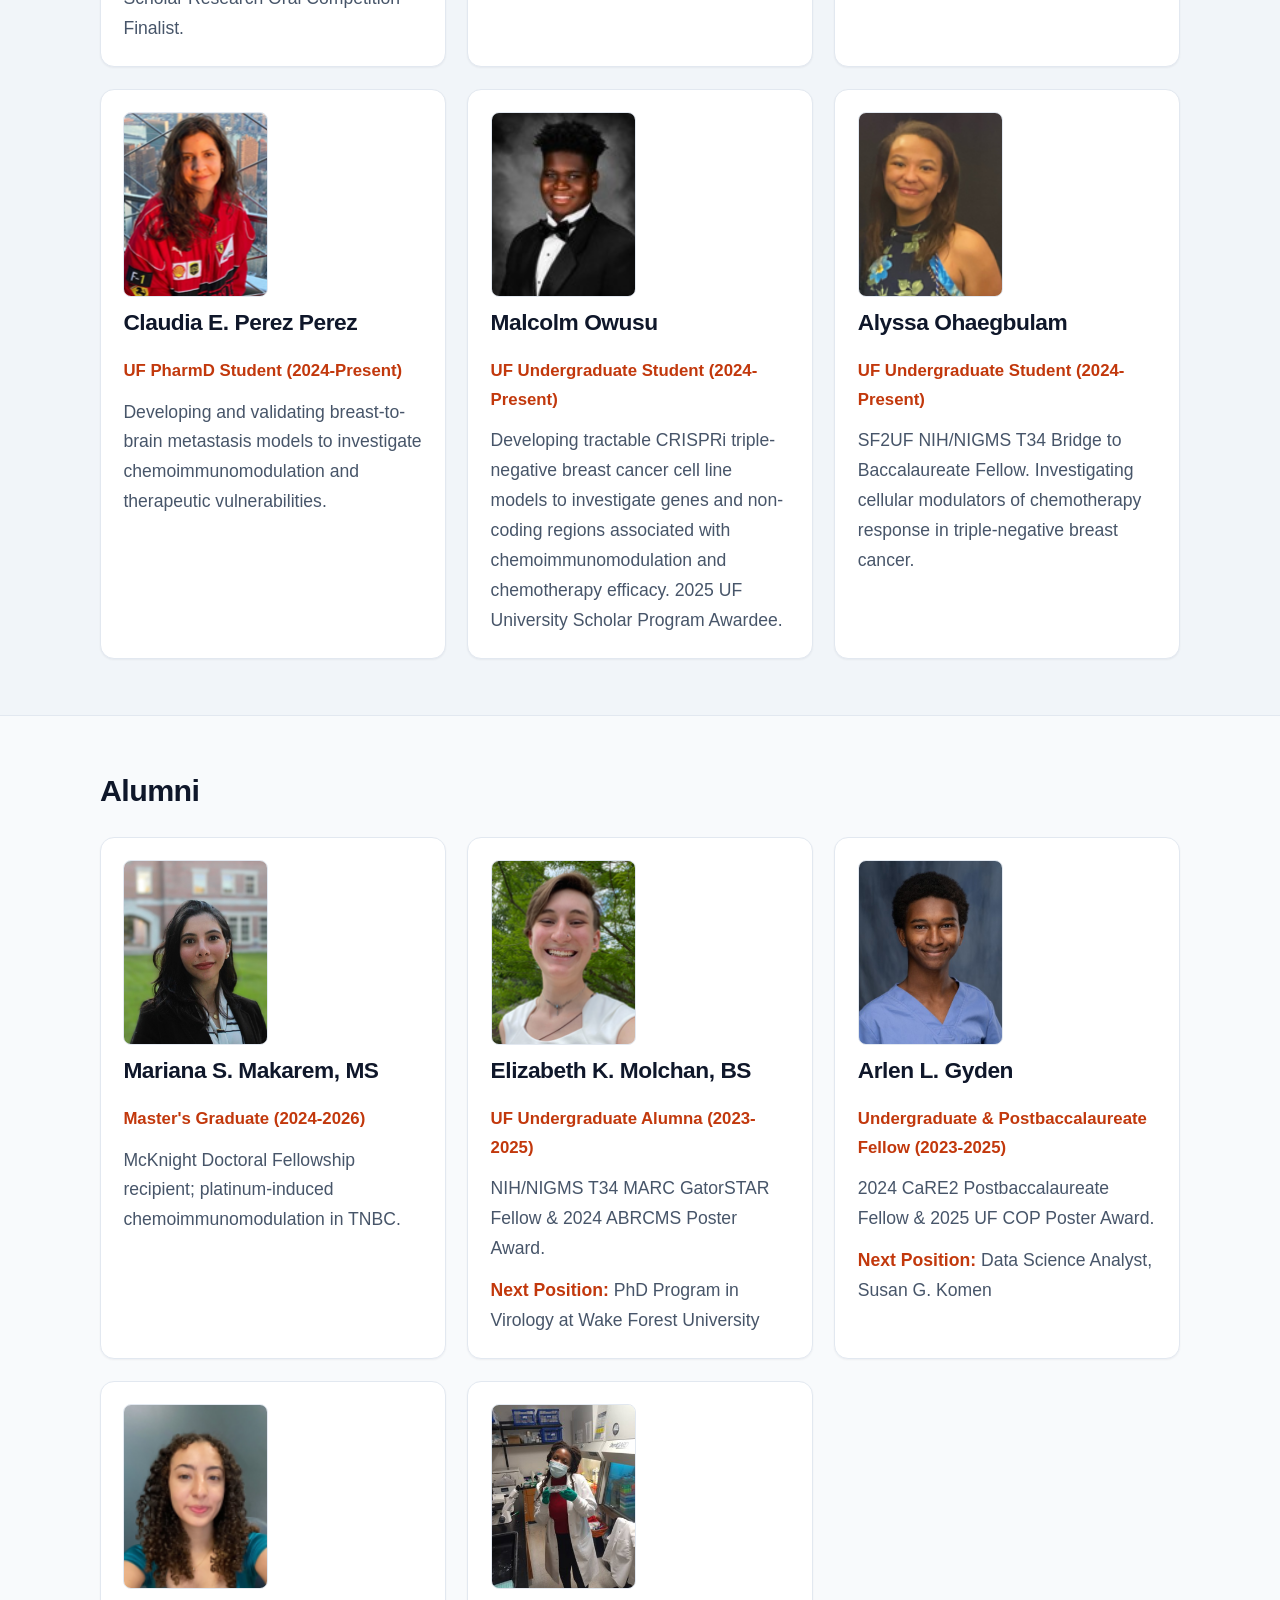
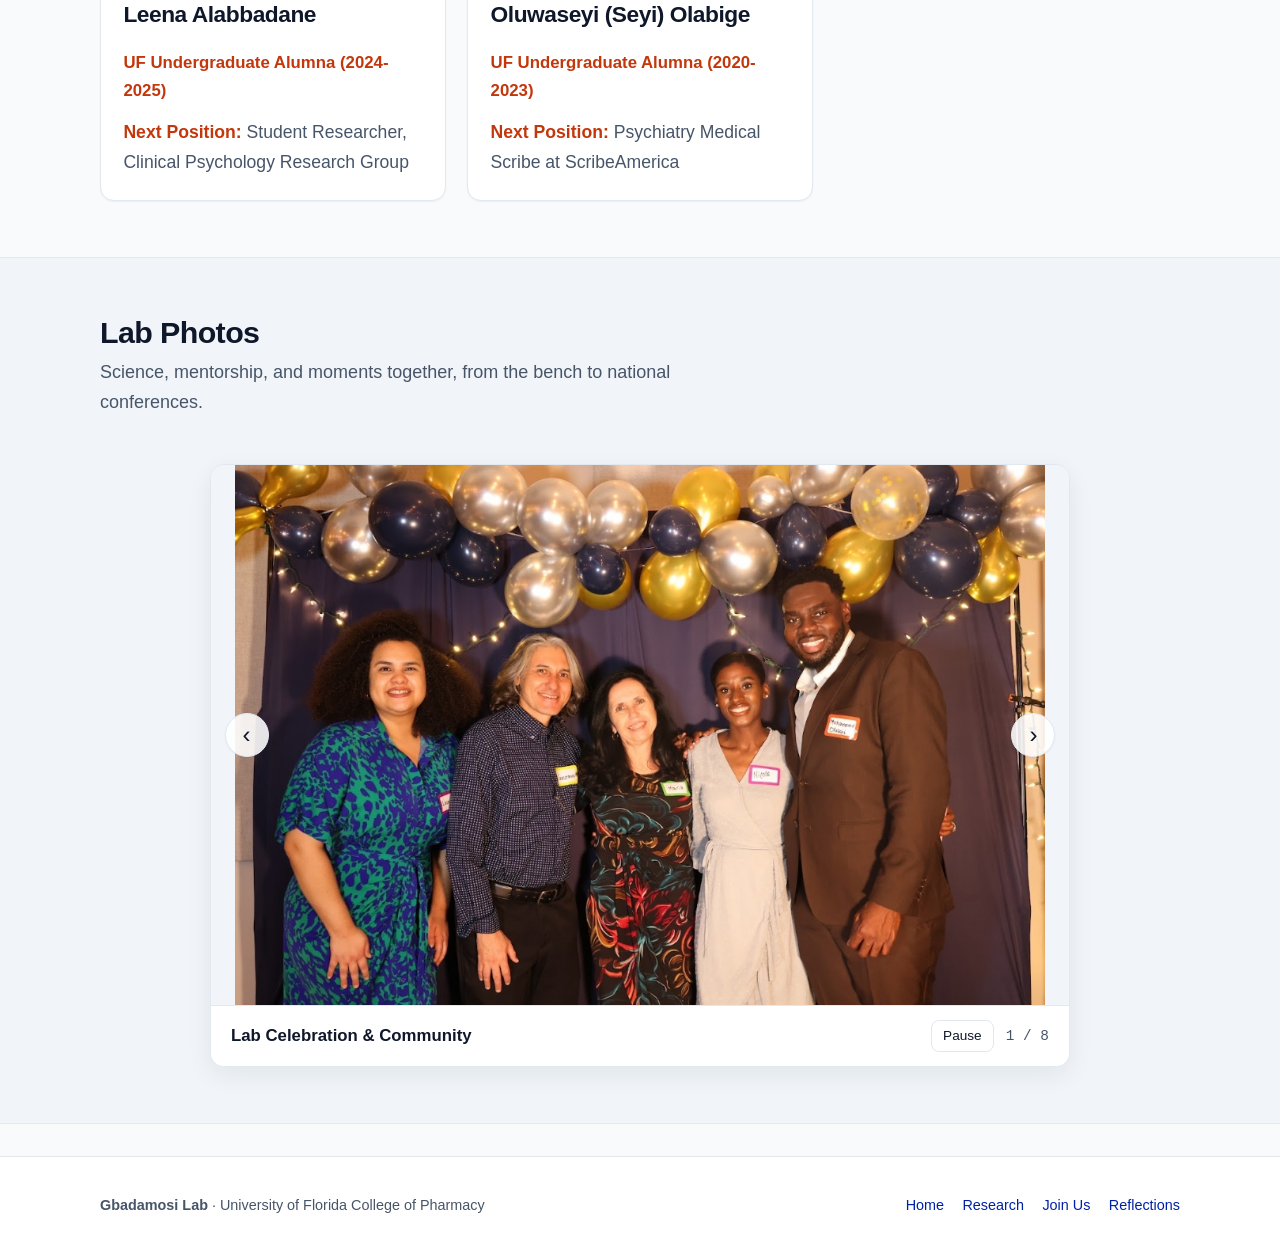
<file: people.html>
<!DOCTYPE html>
<html lang="en">
<head>
  <meta charset="UTF-8">
  <meta name="viewport" content="width=device-width, initial-scale=1.0">
  <title>People | Gbadamosi Lab</title>
  <script>
    (function () {
      try {
        var saved = localStorage.getItem("gbadamosi-lab-theme");
        var prefersDark = window.matchMedia && window.matchMedia("(prefers-color-scheme: dark)").matches;
        document.documentElement.setAttribute("data-theme", saved || (prefersDark ? "dark" : "light"));
      } catch (_) {}
    })();
  </script>
  <link rel="stylesheet" href="css/styles.css">
</head>
<body>
  <a class="skip-link" href="#main-content">Skip to content</a>

  <header class="site-header">
    <div class="container nav-wrap">
      <a class="brand" href="index.html">
        <span class="brand-mark" aria-hidden="true">GL</span>
        <span>Gbadamosi Lab</span>
      </a>
      <nav aria-label="Primary">
        <ul id="primary-nav" class="nav-links">
          <li><a href="index.html">Home</a></li>
          <li><a href="research.html">Research</a></li>
          <li><a href="publications.html">Publications</a></li>
          <li><a href="people.html" aria-current="page">People</a></li>
          <li><a href="news.html">News</a></li>
          <li><a href="join.html">Join Us</a></li>
          <li><a href="reflections.html">Reflections</a></li>
        </ul>
      </nav>
      <div class="nav-actions">
        <button id="theme-toggle" class="icon-btn" type="button" aria-pressed="false">Dark Mode</button>
        <button id="menu-toggle" class="icon-btn menu-toggle" type="button" aria-expanded="false" aria-controls="primary-nav">Menu</button>
      </div>
    </div>
  </header>

  <main id="main-content">
    <section class="page-header">
      <div class="container">
        <h1>People</h1>
        <p>Meet the researchers driving our work in chemoimmunomodulation and translational oncology.</p>
      </div>
    </section>

    <section class="section">
      <div class="container">
        <div class="section-header">
          <h2>Principal Investigator</h2>
        </div>
        <article id="pi-card" class="card"></article>
      </div>
    </section>

    <section class="section section-alt">
      <div class="container">
        <div class="section-header">
          <h2>Lab Members</h2>
        </div>
        <div id="members-grid" class="grid-3"></div>
      </div>
    </section>

    <section class="section">
      <div class="container">
        <div class="section-header">
          <h2>Alumni</h2>
        </div>
        <div id="alumni-grid" class="grid-3"></div>
      </div>
    </section>

    <section class="section section-alt">
      <div class="container">
        <div class="section-header">
          <div>
            <h2>Lab Photos</h2>
            <p class="section-subtitle">Science, mentorship, and moments together, from the bench to national conferences.</p>
          </div>
        </div>
        <div id="lab-collage" class="gallery-carousel" aria-label="Lab Photos Slideshow"></div>
      </div>
    </section>
  </main>

  <footer class="site-footer">
    <div class="container footer-grid">
      <div><strong>Gbadamosi Lab</strong> · University of Florida College of Pharmacy</div>
      <div class="footer-links">
        <a href="index.html">Home</a>
        <a href="research.html">Research</a>
        <a href="join.html">Join Us</a>
        <a href="reflections.html">Reflections</a>
      </div>
    </div>
  </footer>

  <script defer src="data/gallery.js"></script>
  <script defer src="data/people.js"></script>
  <script defer src="js/main.js"></script>
</body>
</html>
</file>
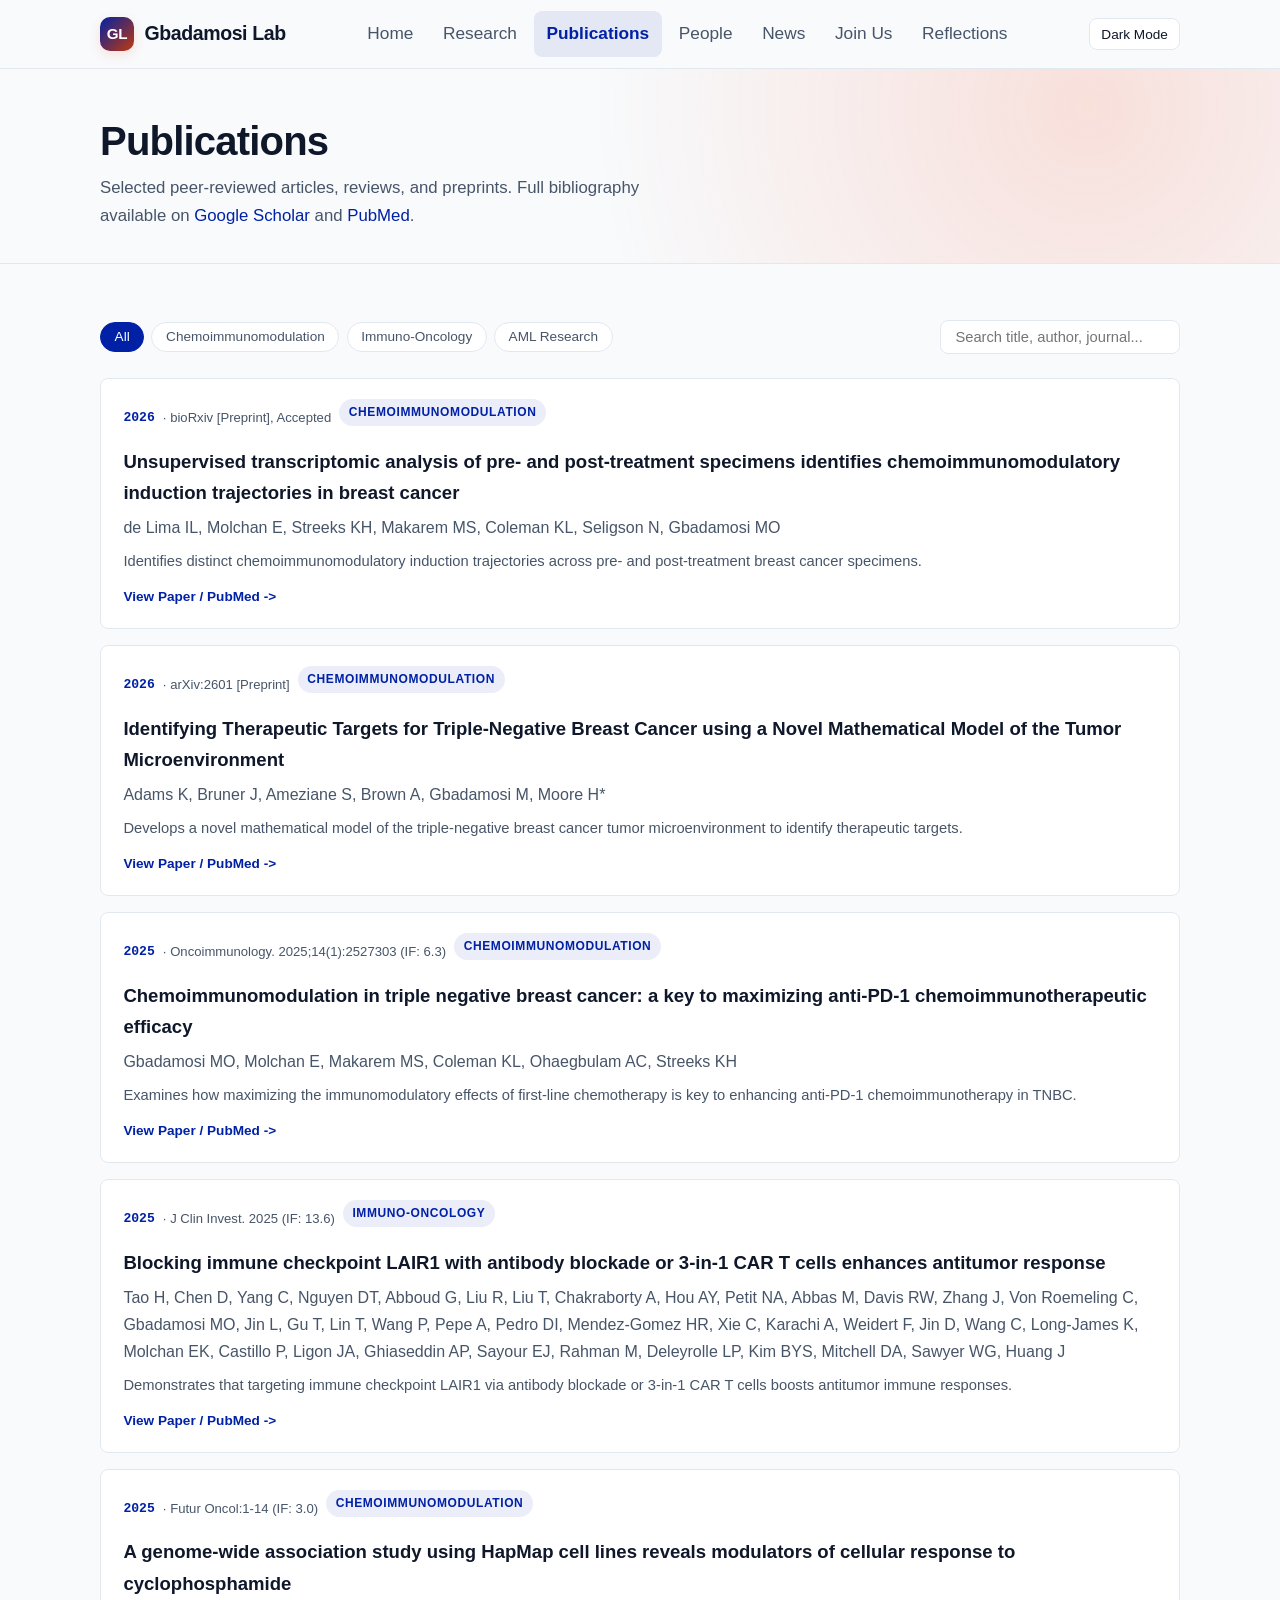
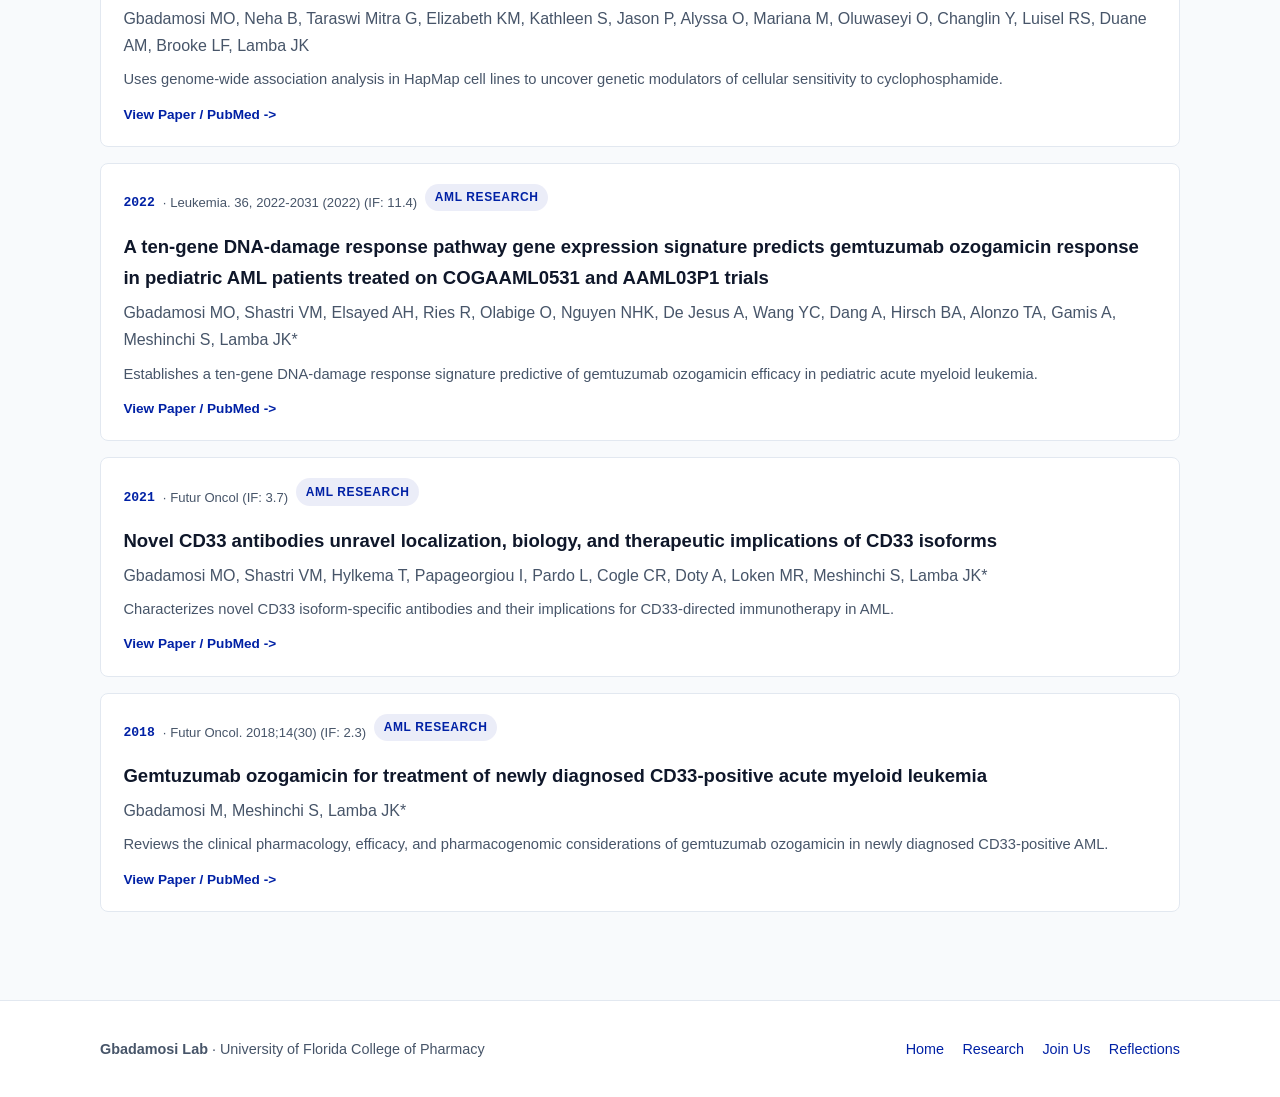
<file: publications.html>
<!DOCTYPE html>
<html lang="en">
<head>
  <meta charset="UTF-8">
  <meta name="viewport" content="width=device-width, initial-scale=1.0">
  <title>Publications | Gbadamosi Lab</title>
  <script>
    (function () {
      try {
        var saved = localStorage.getItem("gbadamosi-lab-theme");
        var prefersDark = window.matchMedia && window.matchMedia("(prefers-color-scheme: dark)").matches;
        document.documentElement.setAttribute("data-theme", saved || (prefersDark ? "dark" : "light"));
      } catch (_) {}
    })();
  </script>
  <link rel="stylesheet" href="css/styles.css">
</head>
<body>
  <a class="skip-link" href="#main-content">Skip to content</a>

  <header class="site-header">
    <div class="container nav-wrap">
      <a class="brand" href="index.html">
        <span class="brand-mark" aria-hidden="true">GL</span>
        <span>Gbadamosi Lab</span>
      </a>
      <nav aria-label="Primary">
        <ul id="primary-nav" class="nav-links">
          <li><a href="index.html">Home</a></li>
          <li><a href="research.html">Research</a></li>
          <li><a href="publications.html" aria-current="page">Publications</a></li>
          <li><a href="people.html">People</a></li>
          <li><a href="news.html">News</a></li>
          <li><a href="join.html">Join Us</a></li>
          <li><a href="reflections.html">Reflections</a></li>
        </ul>
      </nav>
      <div class="nav-actions">
        <button id="theme-toggle" class="icon-btn" type="button" aria-pressed="false">Dark Mode</button>
        <button id="menu-toggle" class="icon-btn menu-toggle" type="button" aria-expanded="false" aria-controls="primary-nav">Menu</button>
      </div>
    </div>
  </header>

  <main id="main-content">
    <section class="page-header">
      <div class="container">
        <h1>Publications</h1>
        <p>Selected peer-reviewed articles, reviews, and preprints. Full bibliography available on <a href="https://scholar.google.com/scholar?q=Mohammed+Gbadamosi" target="_blank" rel="noopener noreferrer">Google Scholar</a> and <a href="https://pubmed.ncbi.nlm.nih.gov/?term=Gbadamosi+MO" target="_blank" rel="noopener noreferrer">PubMed</a>.</p>
      </div>
    </section>

    <section class="section">
      <div class="container">
        <div class="toolbar">
          <div id="pub-filters" class="filter-pills" role="group" aria-label="Filter publications by topic"></div>
          <input id="pub-search" class="search-input" type="search" placeholder="Search title, author, journal..." aria-label="Search publications">
        </div>
        <div id="pub-list" class="pub-list" aria-live="polite"></div>
      </div>
    </section>
  </main>

  <footer class="site-footer">
    <div class="container footer-grid">
      <div><strong>Gbadamosi Lab</strong> · University of Florida College of Pharmacy</div>
      <div class="footer-links">
        <a href="index.html">Home</a>
        <a href="research.html">Research</a>
        <a href="join.html">Join Us</a>
        <a href="reflections.html">Reflections</a>
      </div>
    </div>
  </footer>

  <script defer src="data/publications.js"></script>
  <script defer src="js/main.js"></script>
</body>
</html>
</file>
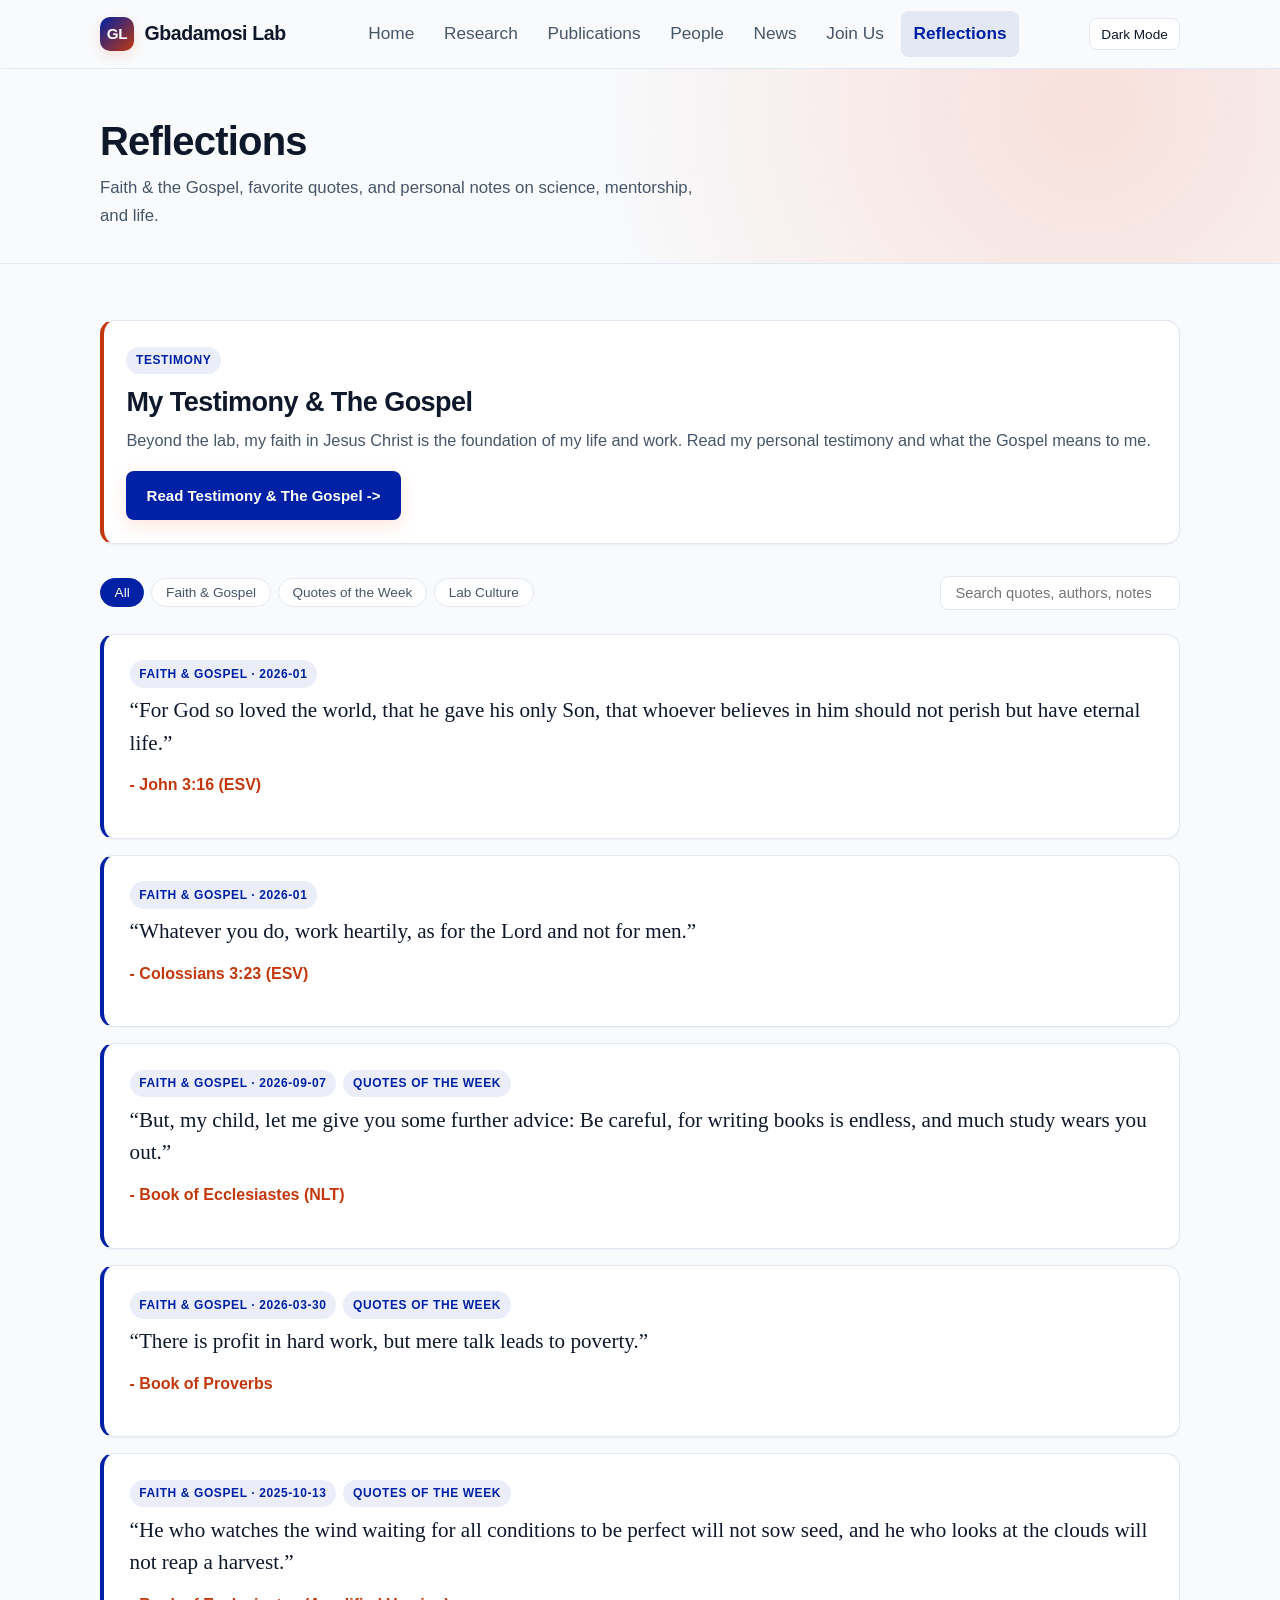
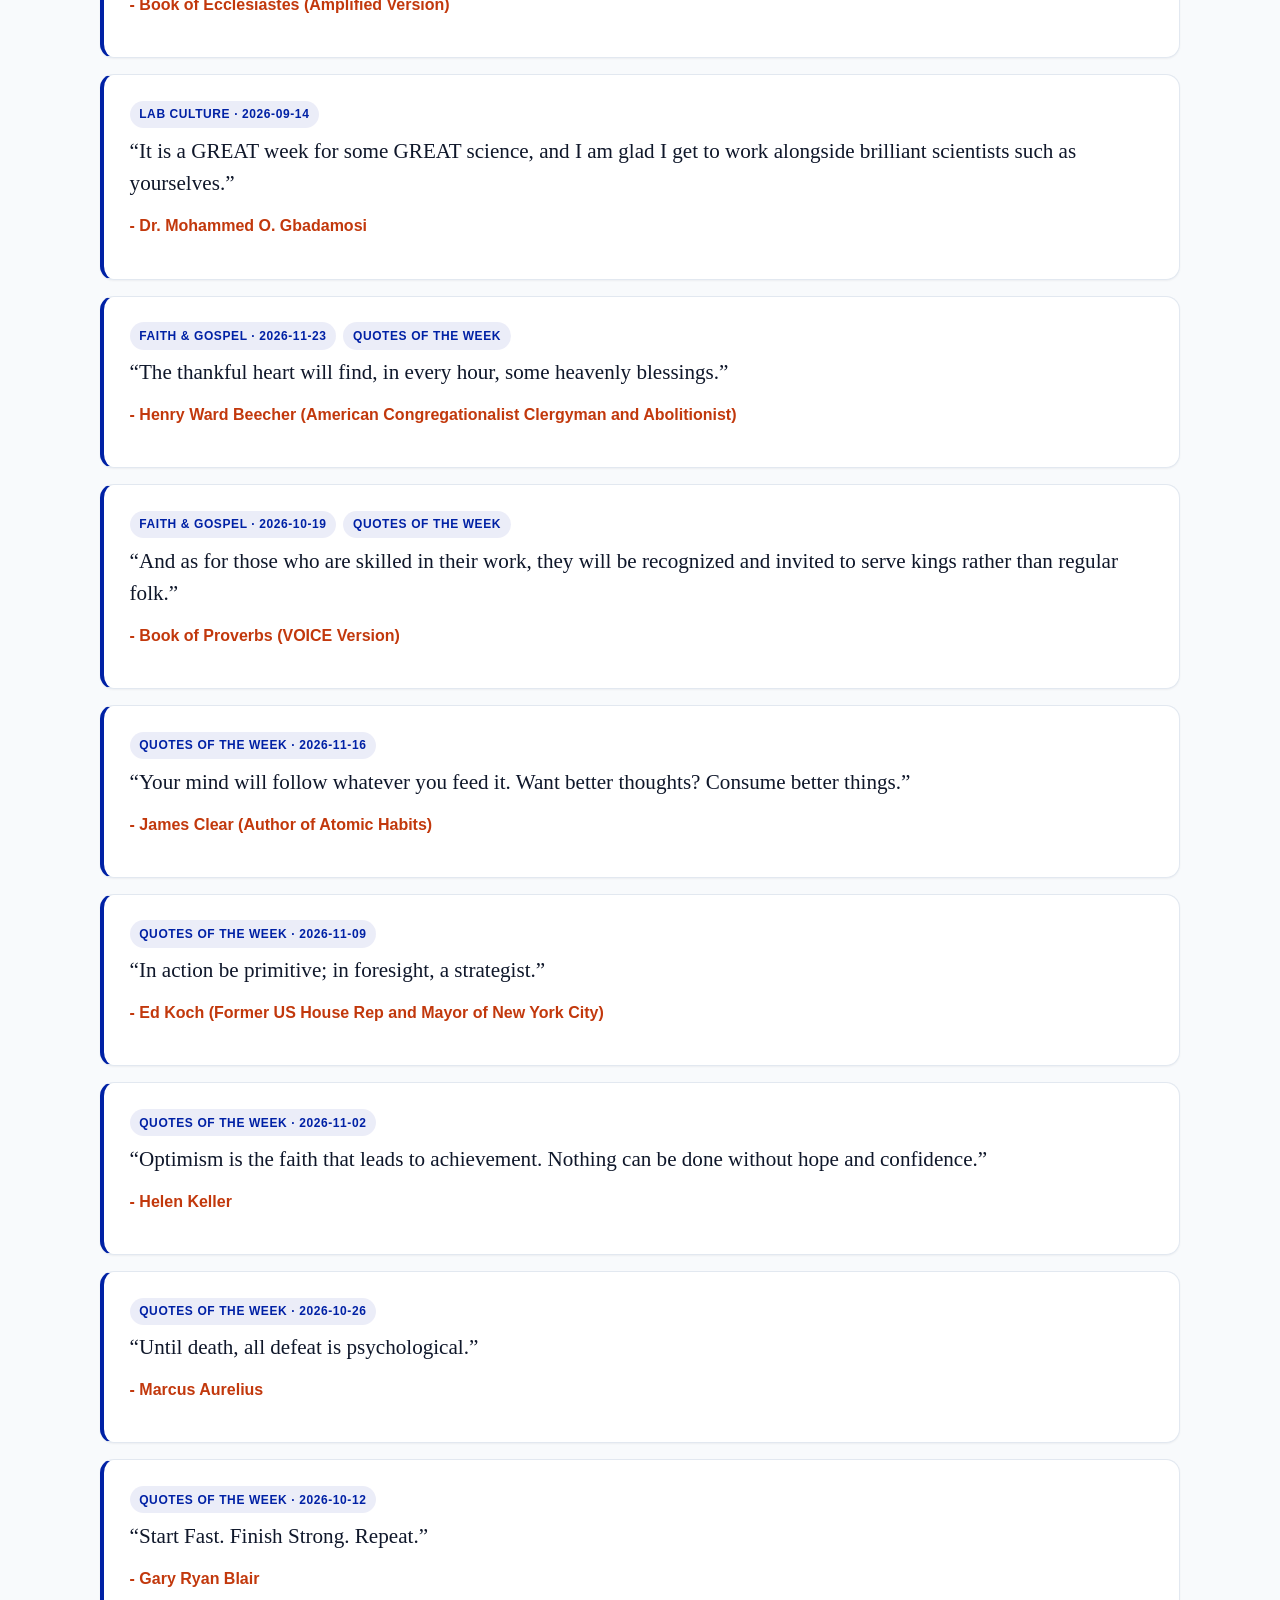
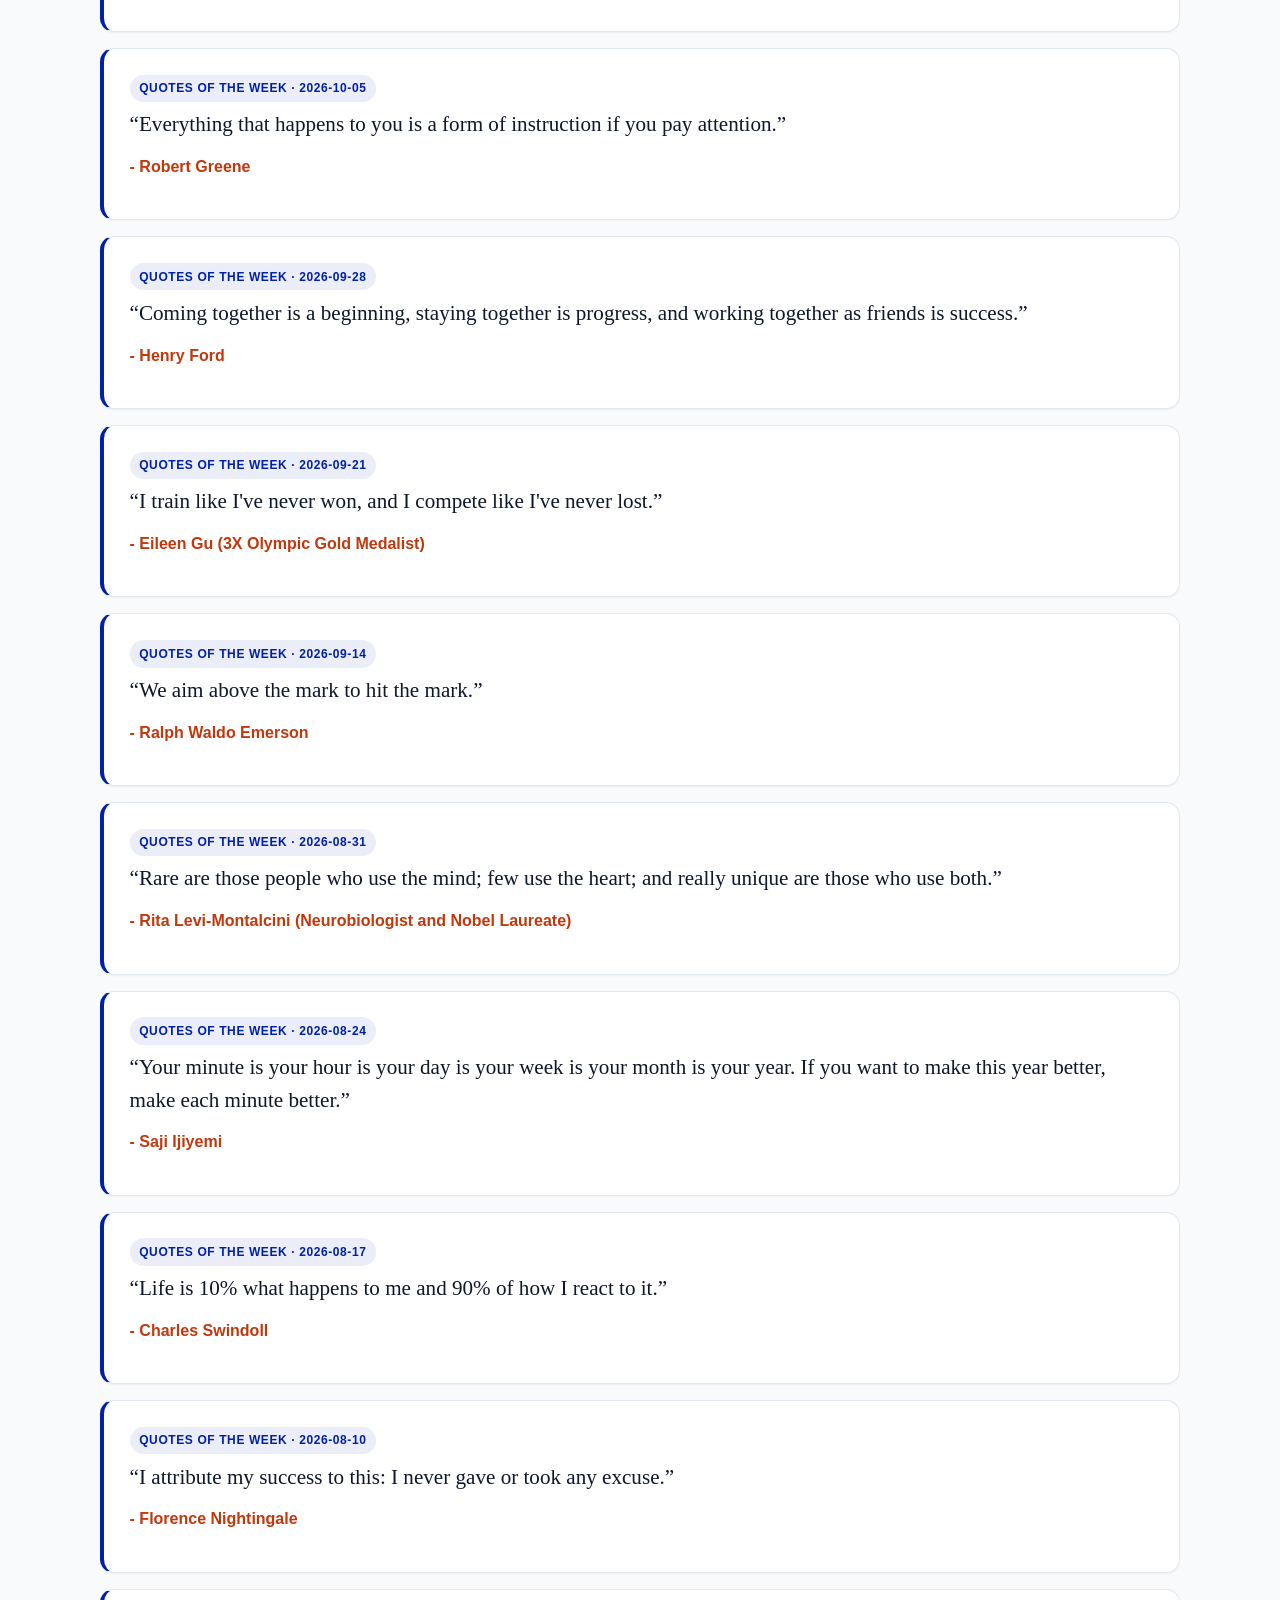
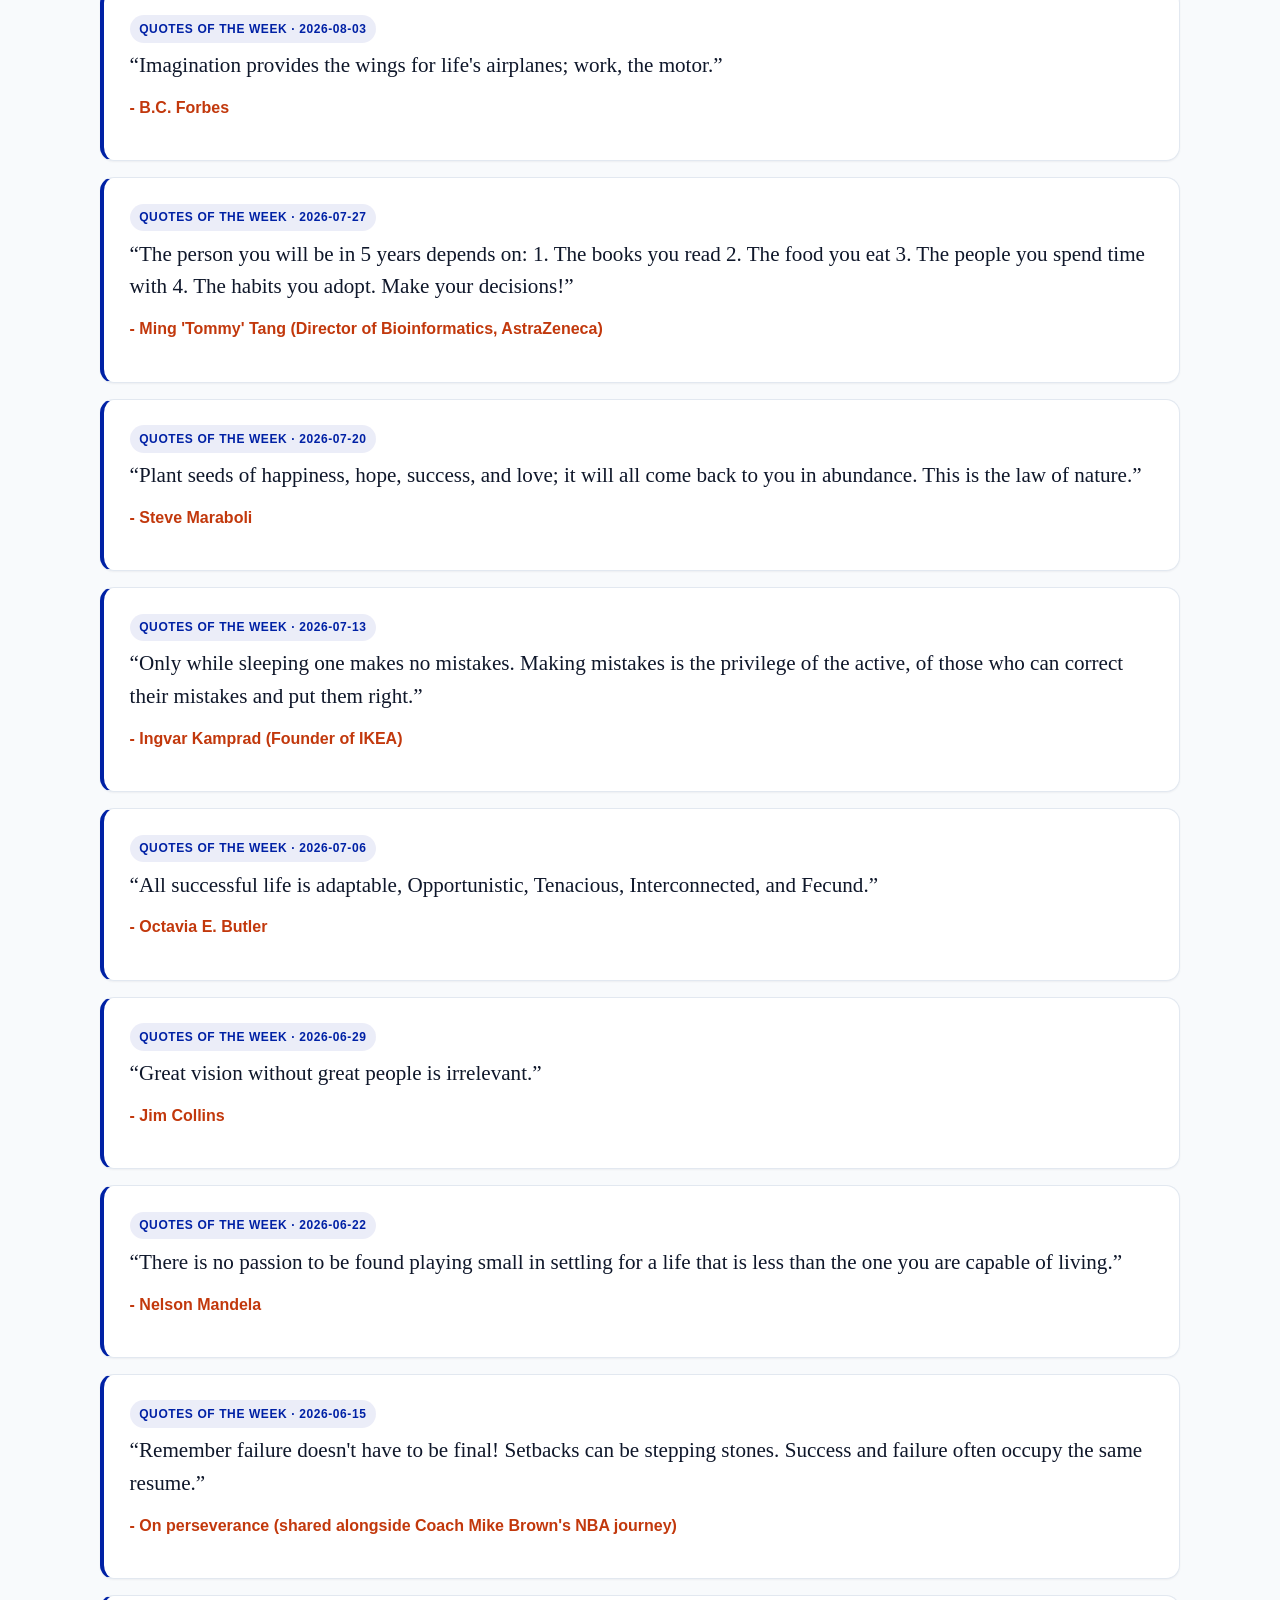
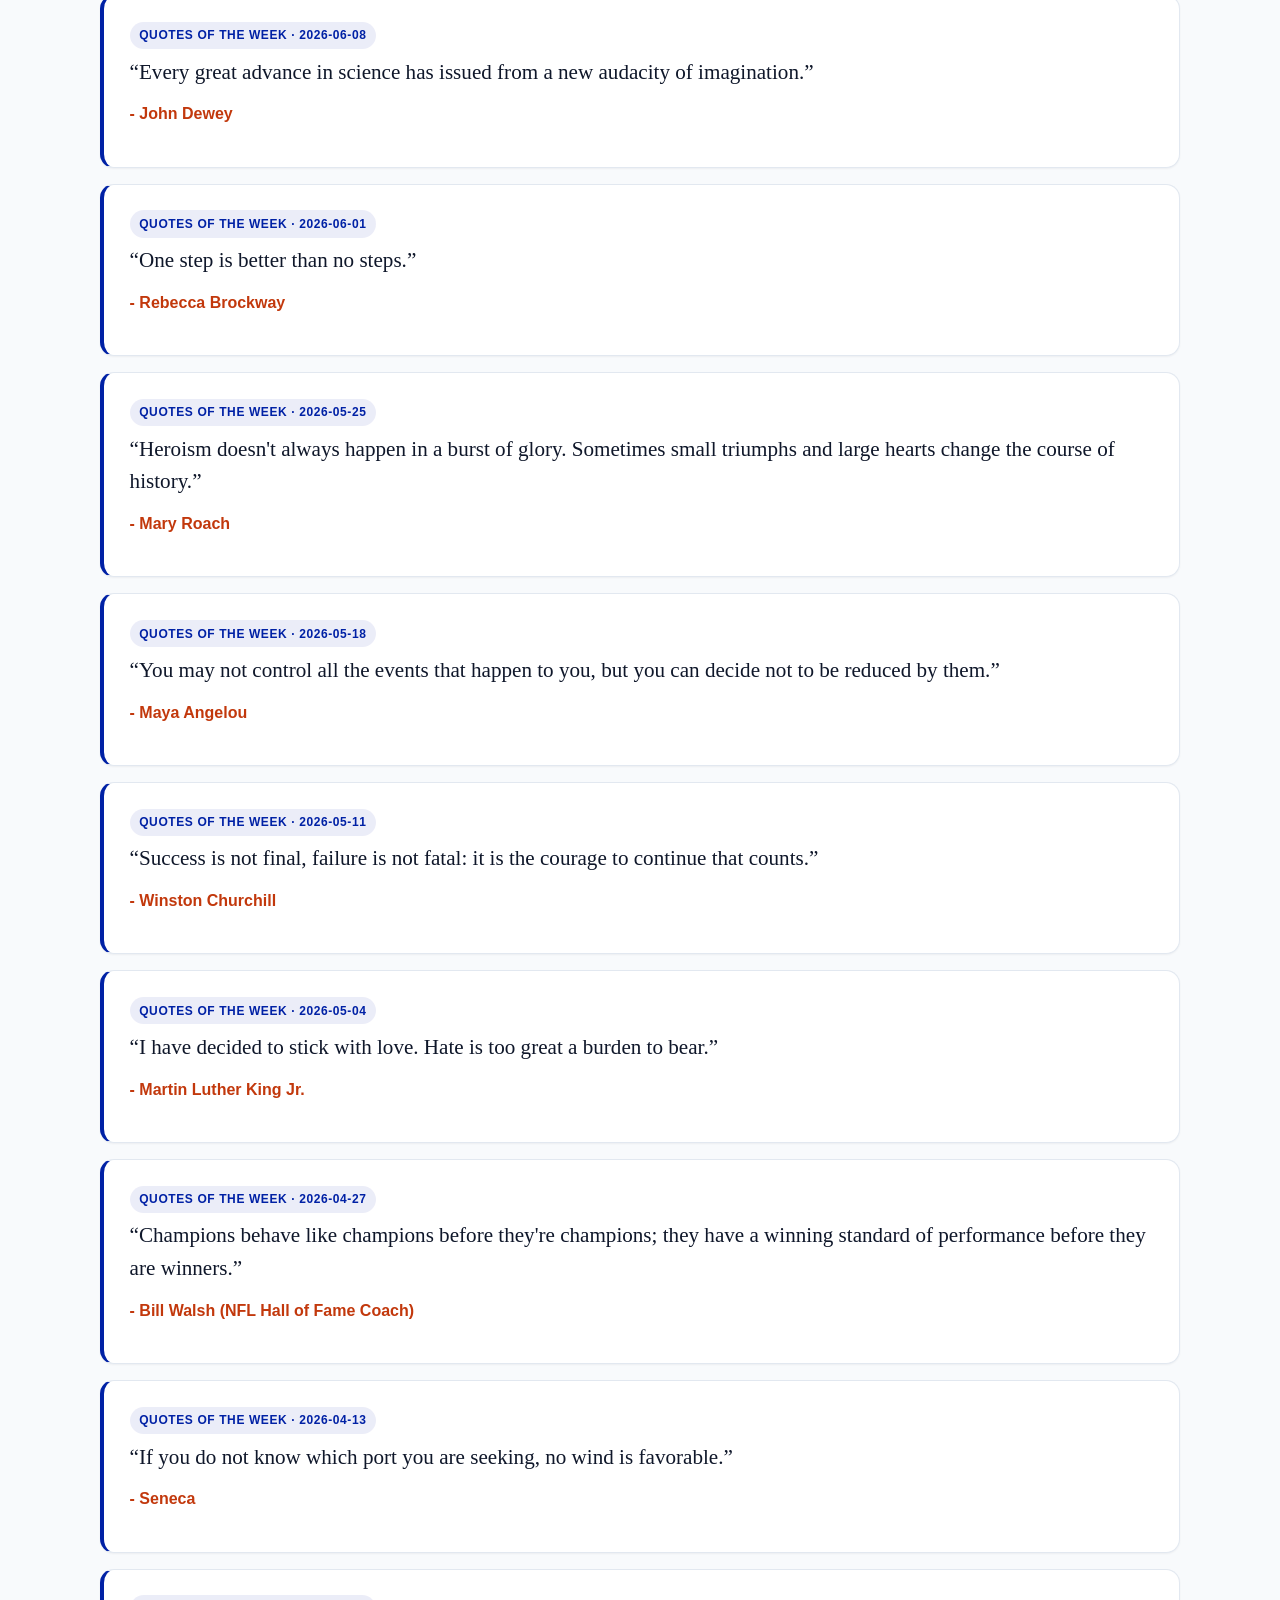
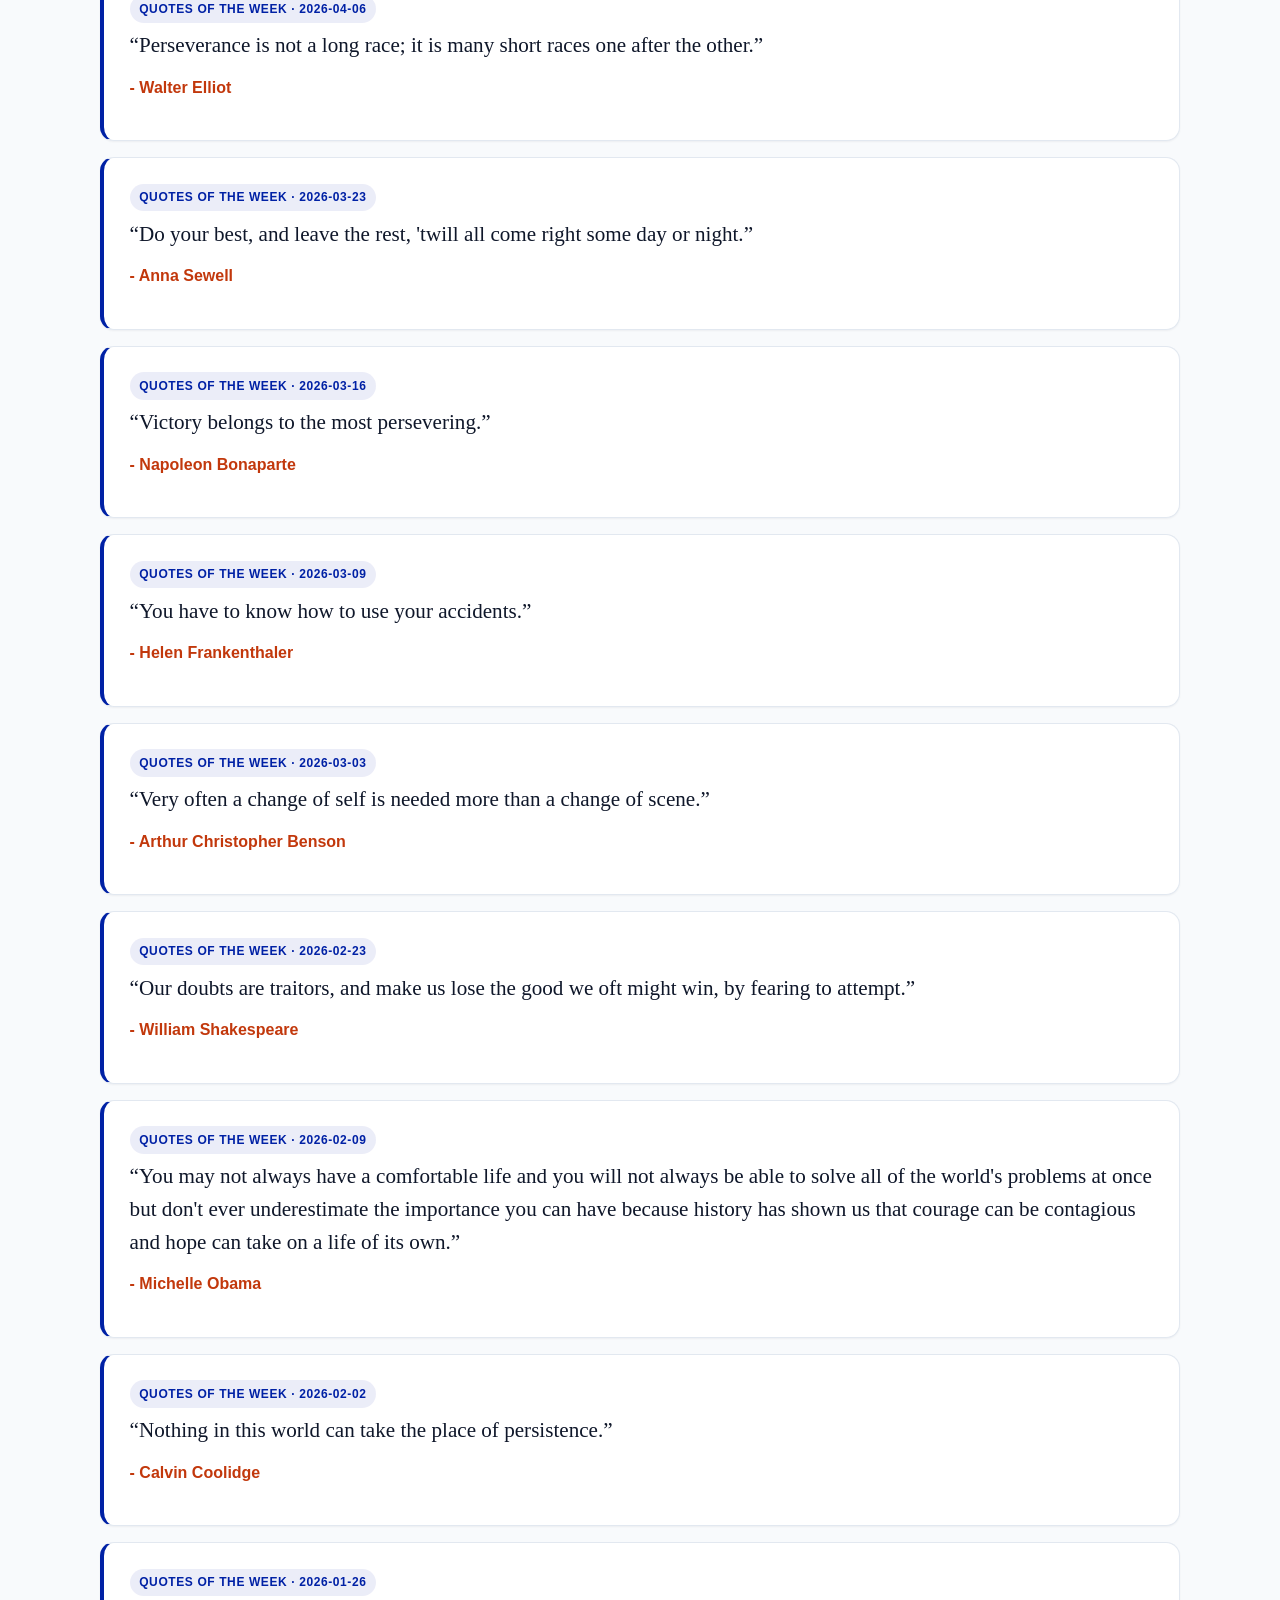
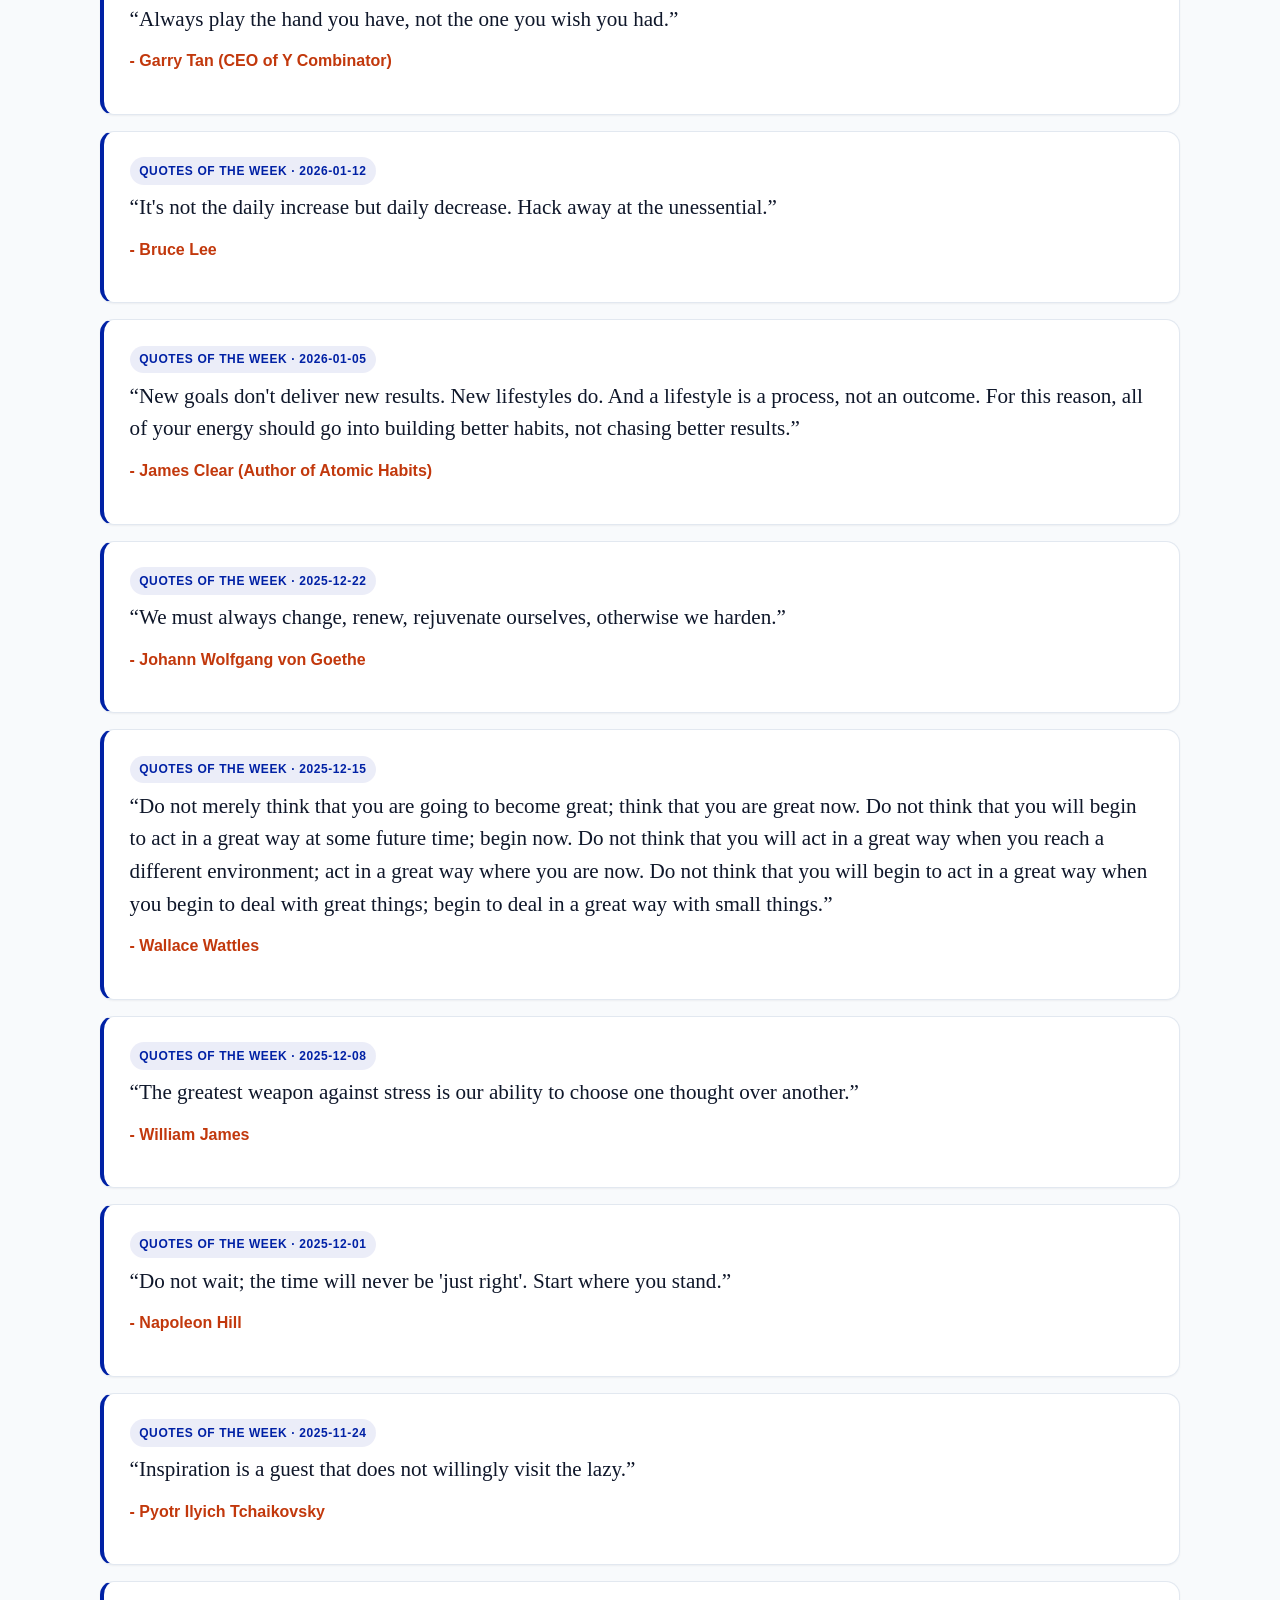
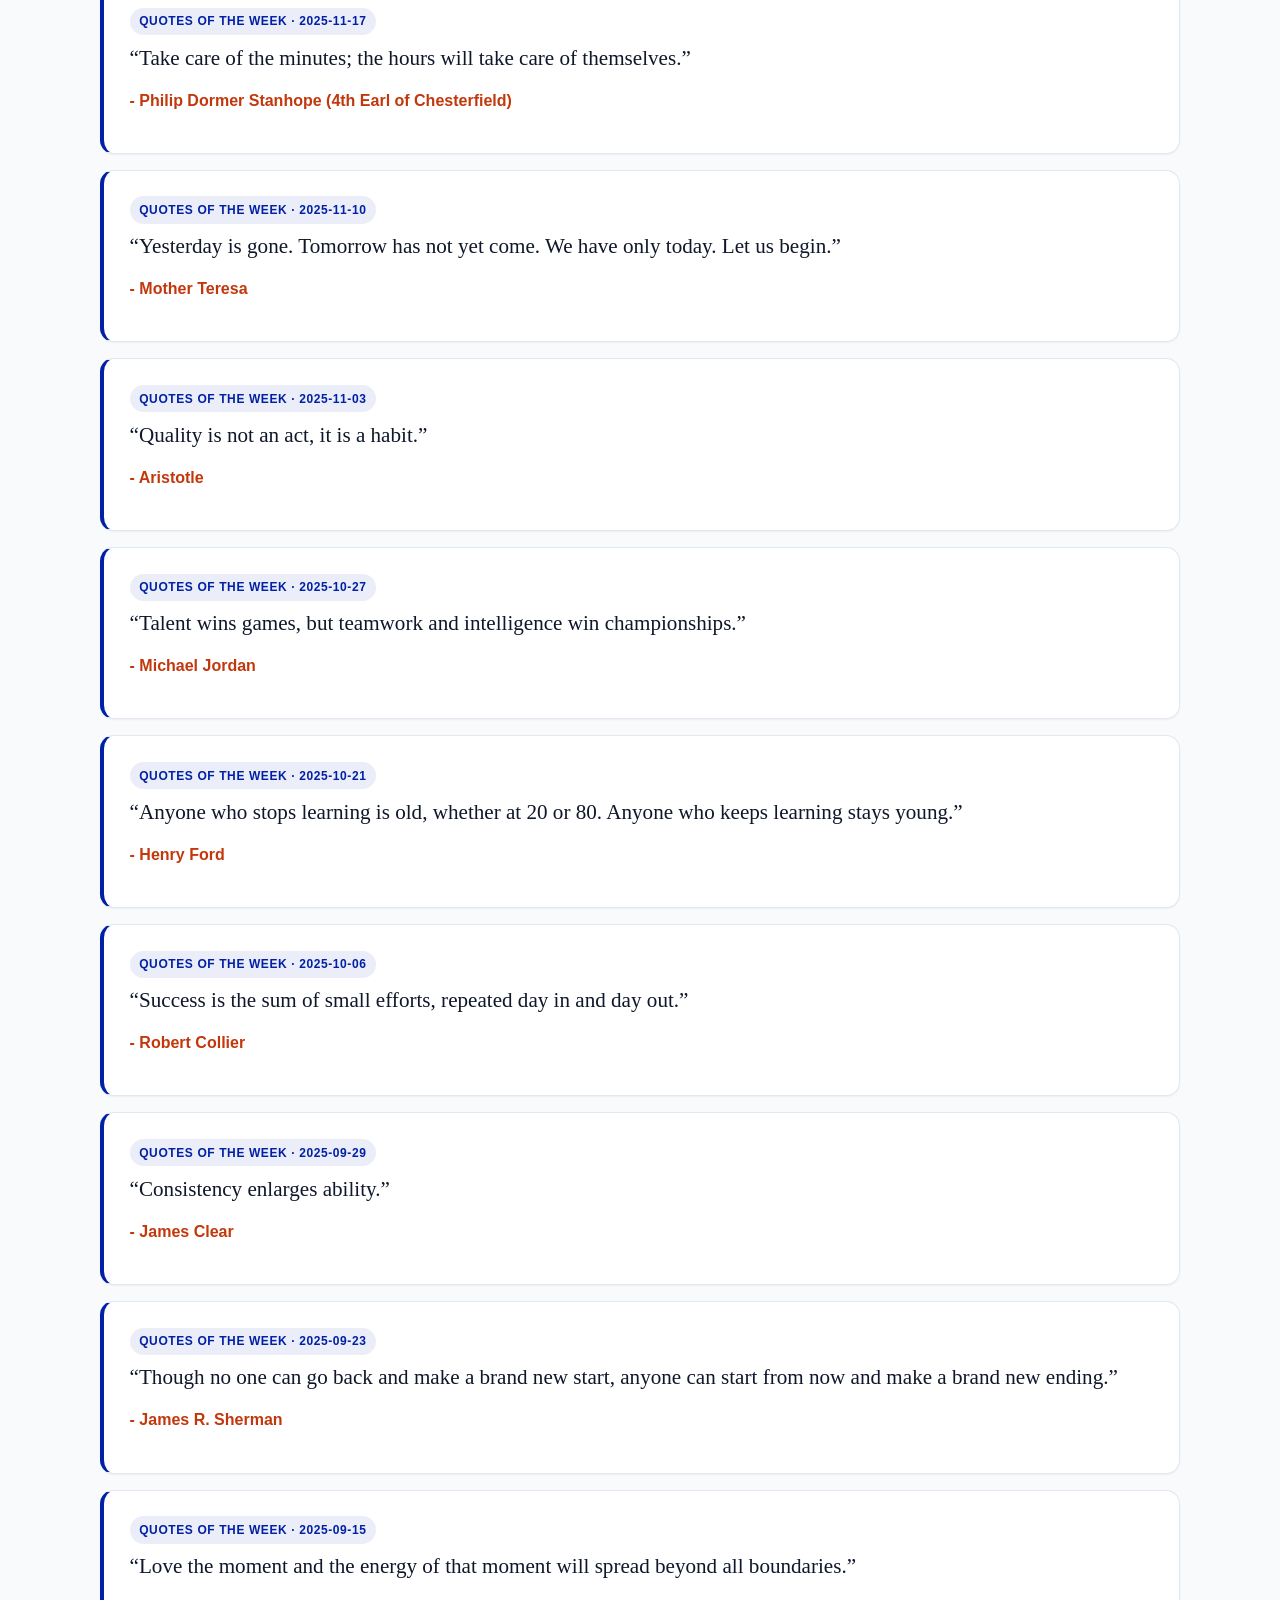
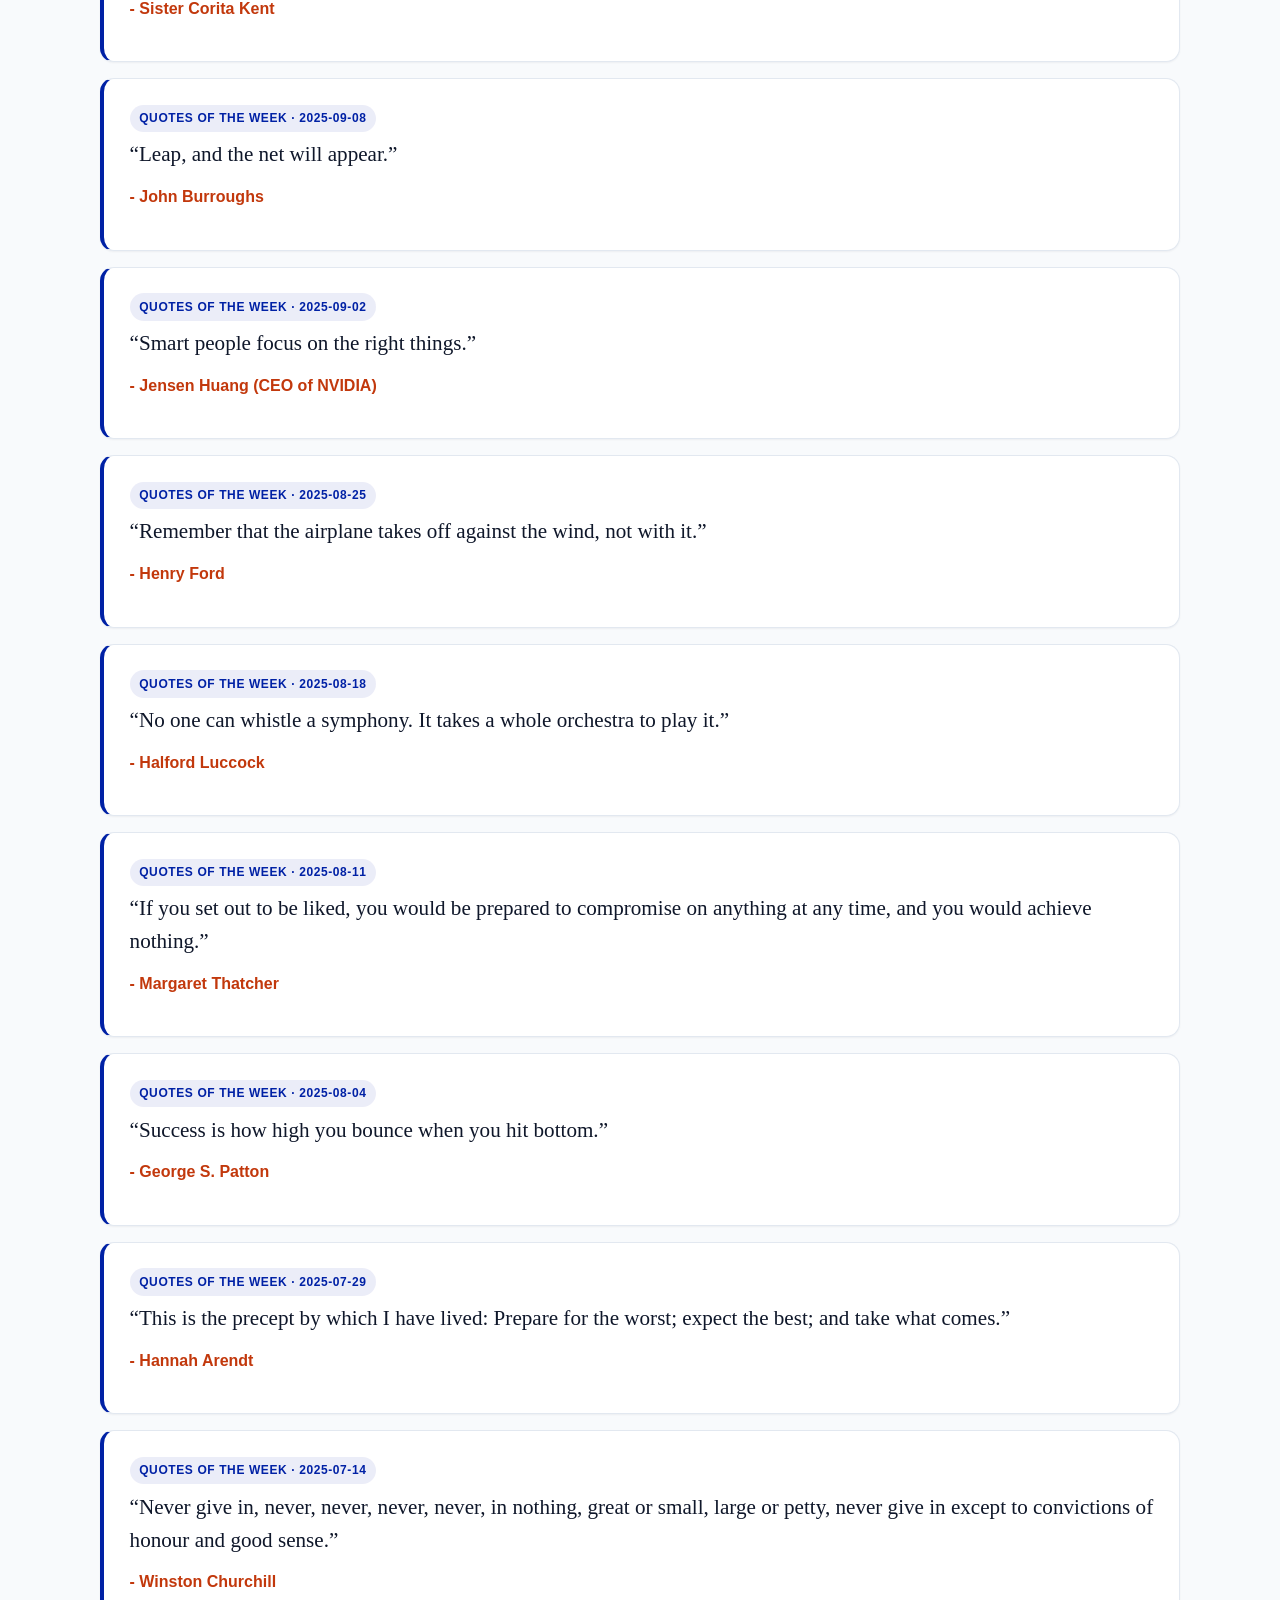
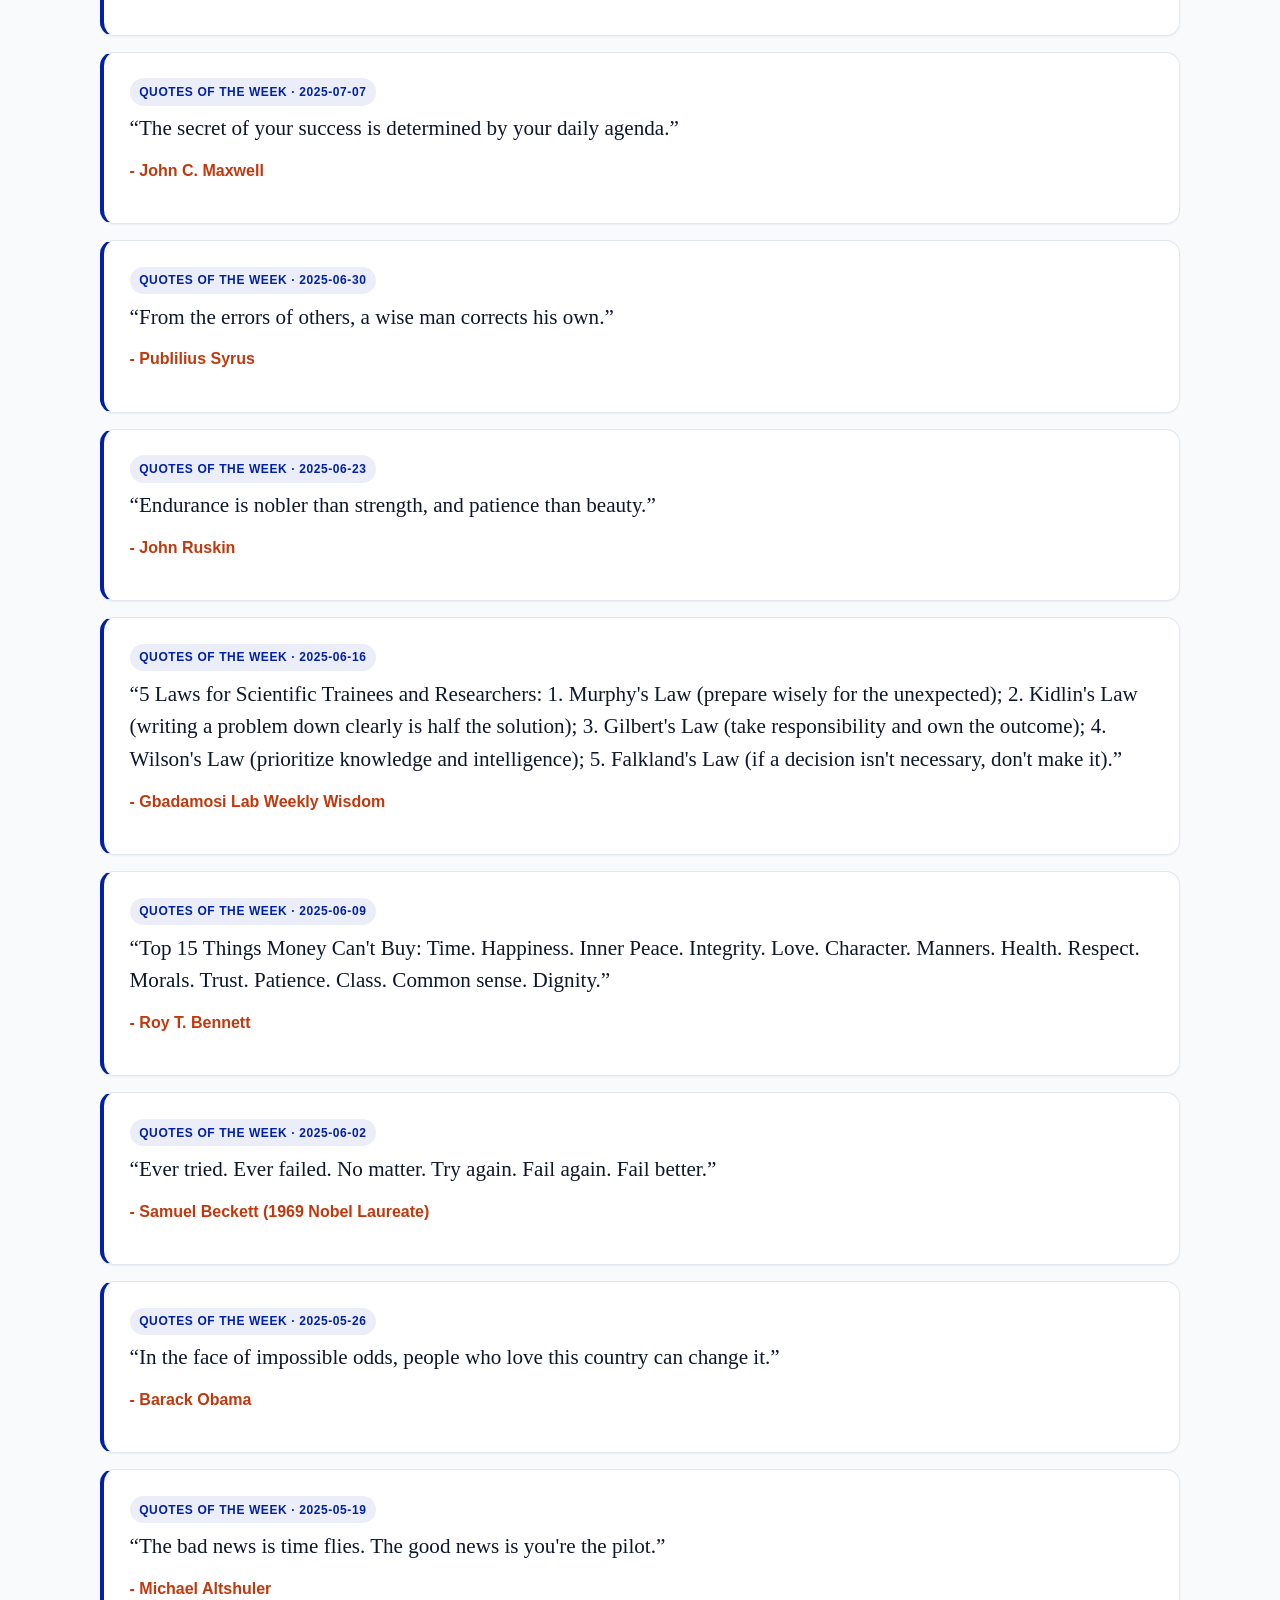
<file: reflections.html>
<!DOCTYPE html>
<html lang="en">
<head>
  <meta charset="UTF-8">
  <meta name="viewport" content="width=device-width, initial-scale=1.0">
  <title>Reflections: Faith, Quotes &amp; Notes | Gbadamosi Lab</title>
  <script>
    (function () {
      try {
        var saved = localStorage.getItem("gbadamosi-lab-theme");
        var prefersDark = window.matchMedia && window.matchMedia("(prefers-color-scheme: dark)").matches;
        document.documentElement.setAttribute("data-theme", saved || (prefersDark ? "dark" : "light"));
      } catch (_) {}
    })();
  </script>
  <link rel="stylesheet" href="css/styles.css">
</head>
<body>
  <a class="skip-link" href="#main-content">Skip to content</a>

  <header class="site-header">
    <div class="container nav-wrap">
      <a class="brand" href="index.html">
        <span class="brand-mark" aria-hidden="true">GL</span>
        <span>Gbadamosi Lab</span>
      </a>
      <nav aria-label="Primary">
        <ul id="primary-nav" class="nav-links">
          <li><a href="index.html">Home</a></li>
          <li><a href="research.html">Research</a></li>
          <li><a href="publications.html">Publications</a></li>
          <li><a href="people.html">People</a></li>
          <li><a href="news.html">News</a></li>
          <li><a href="join.html">Join Us</a></li>
          <li><a href="reflections.html" aria-current="page">Reflections</a></li>
        </ul>
      </nav>
      <div class="nav-actions">
        <button id="theme-toggle" class="icon-btn" type="button" aria-pressed="false">Dark Mode</button>
        <button id="menu-toggle" class="icon-btn menu-toggle" type="button" aria-expanded="false" aria-controls="primary-nav">Menu</button>
      </div>
    </div>
  </header>

  <main id="main-content">
    <section class="page-header">
      <div class="container">
        <h1>Reflections</h1>
        <p>Faith &amp; the Gospel, favorite quotes, and personal notes on science, mentorship, and life.</p>
      </div>
    </section>

    <section class="section">
      <div class="container">
        <article class="card" style="margin-bottom: 2rem; border-left: 4px solid var(--accent-2);">
          <span class="card-tag">Testimony</span>
          <h2 style="margin-bottom: 0.5rem;">My Testimony &amp; The Gospel</h2>
          <p style="margin-bottom: 1rem;">
            Beyond the lab, my faith in Jesus Christ is the foundation of my life and work. Read my personal testimony and what the Gospel means to me.
          </p>
          <a class="btn btn-primary" href="testimony.html">Read Testimony &amp; The Gospel -></a>
        </article>

        <div class="toolbar">
          <div id="reflections-filters" class="filter-pills" role="group" aria-label="Filter reflections by category"></div>
          <input id="reflections-search" class="search-input" type="search" placeholder="Search quotes, authors, notes..." aria-label="Search reflections">
        </div>
        <div id="reflections-list" class="pub-list" aria-live="polite"></div>
      </div>
    </section>
  </main>

  <footer class="site-footer">
    <div class="container footer-grid">
      <div><strong>Gbadamosi Lab</strong> · University of Florida College of Pharmacy</div>
      <div class="footer-links">
        <a href="index.html">Home</a>
        <a href="research.html">Research</a>
        <a href="publications.html">Publications</a>
        <a href="join.html">Join Us</a>
      </div>
    </div>
  </footer>

  <script defer src="data/reflections.js"></script>
  <script defer src="js/main.js"></script>
</body>
</html>
</file>
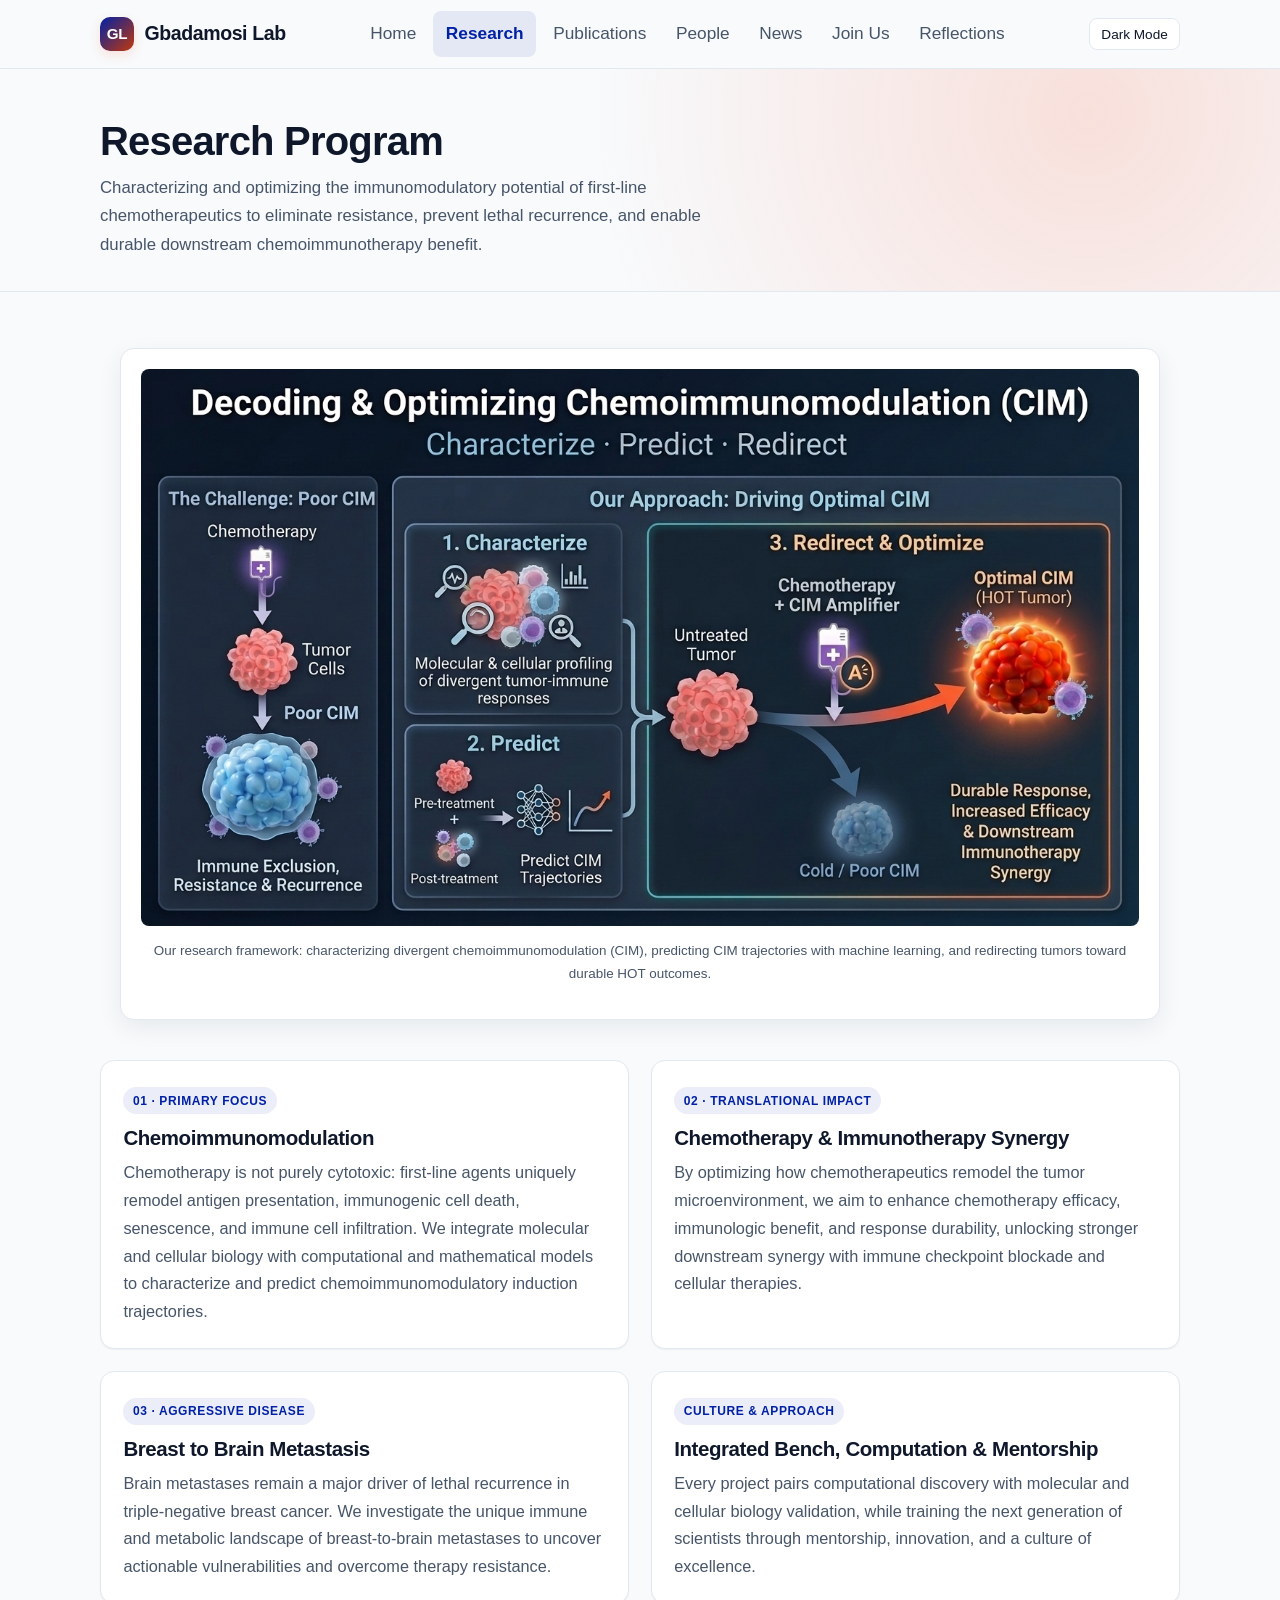
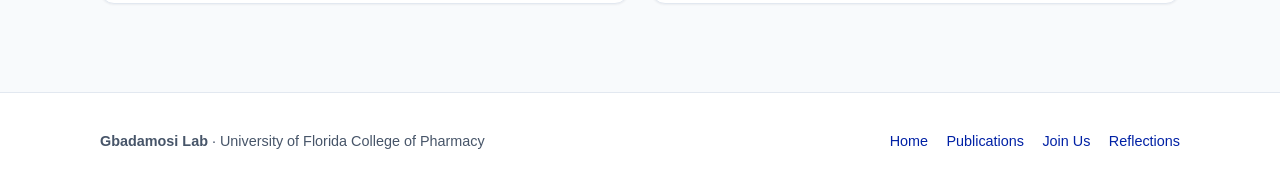
<file: research.html>
<!DOCTYPE html>
<html lang="en">
<head>
  <meta charset="UTF-8">
  <meta name="viewport" content="width=device-width, initial-scale=1.0">
  <title>Research | Gbadamosi Lab</title>
  <script>
    (function () {
      try {
        var saved = localStorage.getItem("gbadamosi-lab-theme");
        var prefersDark = window.matchMedia && window.matchMedia("(prefers-color-scheme: dark)").matches;
        document.documentElement.setAttribute("data-theme", saved || (prefersDark ? "dark" : "light"));
      } catch (_) {}
    })();
  </script>
  <link rel="stylesheet" href="css/styles.css">
</head>
<body>
  <a class="skip-link" href="#main-content">Skip to content</a>

  <header class="site-header">
    <div class="container nav-wrap">
      <a class="brand" href="index.html">
        <span class="brand-mark" aria-hidden="true">GL</span>
        <span>Gbadamosi Lab</span>
      </a>
      <nav aria-label="Primary">
        <ul id="primary-nav" class="nav-links">
          <li><a href="index.html">Home</a></li>
          <li><a href="research.html" aria-current="page">Research</a></li>
          <li><a href="publications.html">Publications</a></li>
          <li><a href="people.html">People</a></li>
          <li><a href="news.html">News</a></li>
          <li><a href="join.html">Join Us</a></li>
          <li><a href="reflections.html">Reflections</a></li>
        </ul>
      </nav>
      <div class="nav-actions">
        <button id="theme-toggle" class="icon-btn" type="button" aria-pressed="false">Dark Mode</button>
        <button id="menu-toggle" class="icon-btn menu-toggle" type="button" aria-expanded="false" aria-controls="primary-nav">Menu</button>
      </div>
    </div>
  </header>

  <main id="main-content">
    <section class="page-header">
      <div class="container">
        <h1>Research Program</h1>
        <p>Characterizing and optimizing the immunomodulatory potential of first-line chemotherapeutics to eliminate resistance, prevent lethal recurrence, and enable durable downstream chemoimmunotherapy benefit.</p>
      </div>
    </section>

    <section class="section">
      <div class="container">
        <div class="hero-visual hero-visual--wide" style="margin-bottom: 2.5rem;" aria-label="Gbadamosi Lab research program overview">
          <img src="assets/images/gbadamosi_lab_overview_sample.jpg" alt="Decoding and Optimizing Chemoimmunomodulation: Characterize, Predict, Redirect" style="width: 100%; height: auto; border-radius: var(--radius-sm);">
          <p class="hero-visual-caption">
            Our research framework: characterizing divergent chemoimmunomodulation (CIM), predicting CIM trajectories with machine learning, and redirecting tumors toward durable HOT outcomes.
          </p>
        </div>
      </div>

      <h2 class="sr-only">Research Focus Areas</h2>
      <div class="container grid-2">
        <article class="card">
          <span class="card-tag">01 · Primary Focus</span>
          <h3>Chemoimmunomodulation</h3>
          <p>
            Chemotherapy is not purely cytotoxic: first-line agents uniquely remodel antigen presentation, immunogenic cell death, senescence, and immune cell infiltration. We integrate molecular and cellular biology with computational and mathematical models to characterize and predict chemoimmunomodulatory induction trajectories.
          </p>
        </article>

        <article class="card">
          <span class="card-tag">02 · Translational Impact</span>
          <h3>Chemotherapy &amp; Immunotherapy Synergy</h3>
          <p>
            By optimizing how chemotherapeutics remodel the tumor microenvironment, we aim to enhance chemotherapy efficacy, immunologic benefit, and response durability, unlocking stronger downstream synergy with immune checkpoint blockade and cellular therapies.
          </p>
        </article>

        <article class="card">
          <span class="card-tag">03 · Aggressive Disease</span>
          <h3>Breast to Brain Metastasis</h3>
          <p>
            Brain metastases remain a major driver of lethal recurrence in triple-negative breast cancer. We investigate the unique immune and metabolic landscape of breast-to-brain metastases to uncover actionable vulnerabilities and overcome therapy resistance.
          </p>
        </article>

        <article class="card">
          <span class="card-tag">Culture &amp; Approach</span>
          <h3>Integrated Bench, Computation &amp; Mentorship</h3>
          <p>
            Every project pairs computational discovery with molecular and cellular biology validation, while training the next generation of scientists through mentorship, innovation, and a culture of excellence.
          </p>
        </article>
      </div>
    </section>
  </main>

  <footer class="site-footer">
    <div class="container footer-grid">
      <div><strong>Gbadamosi Lab</strong> · University of Florida College of Pharmacy</div>
      <div class="footer-links">
        <a href="index.html">Home</a>
        <a href="publications.html">Publications</a>
        <a href="join.html">Join Us</a>
        <a href="reflections.html">Reflections</a>
      </div>
    </div>
  </footer>

  <script defer src="js/main.js"></script>
</body>
</html>
</file>
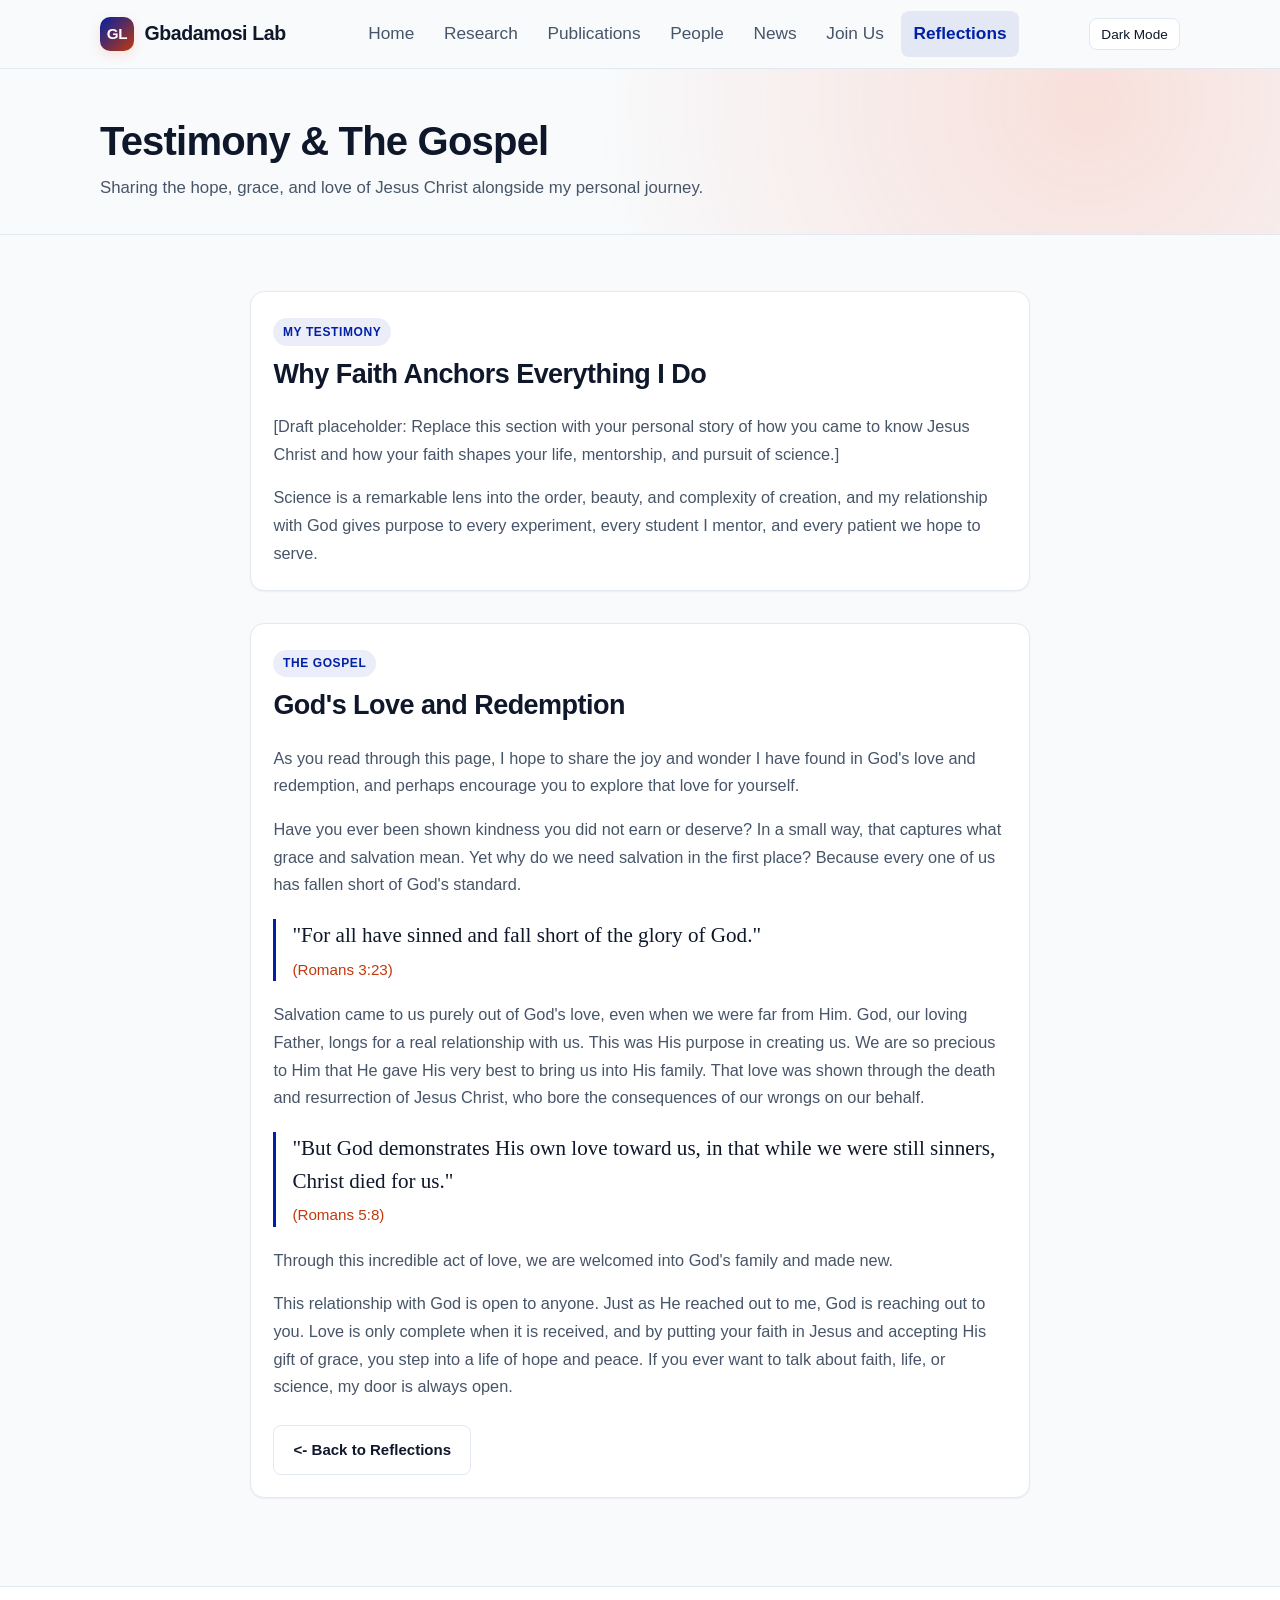
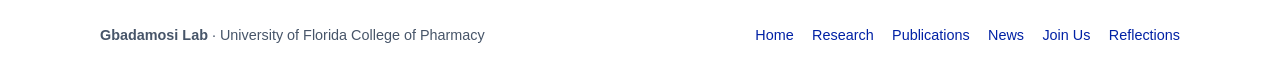
<file: testimony.html>
<!DOCTYPE html>
<html lang="en">
<head>
  <meta charset="UTF-8">
  <meta name="viewport" content="width=device-width, initial-scale=1.0">
  <title>Testimony &amp; The Gospel | Gbadamosi Lab</title>
  <script>
    (function () {
      try {
        var saved = localStorage.getItem("gbadamosi-lab-theme");
        var prefersDark = window.matchMedia && window.matchMedia("(prefers-color-scheme: dark)").matches;
        document.documentElement.setAttribute("data-theme", saved || (prefersDark ? "dark" : "light"));
      } catch (_) {}
    })();
  </script>
  <link rel="stylesheet" href="css/styles.css">
</head>
<body>
  <a class="skip-link" href="#main-content">Skip to content</a>

  <header class="site-header">
    <div class="container nav-wrap">
      <a class="brand" href="index.html">
        <span class="brand-mark" aria-hidden="true">GL</span>
        <span>Gbadamosi Lab</span>
      </a>
      <nav aria-label="Primary">
        <ul id="primary-nav" class="nav-links">
          <li><a href="index.html">Home</a></li>
          <li><a href="research.html">Research</a></li>
          <li><a href="publications.html">Publications</a></li>
          <li><a href="people.html">People</a></li>
          <li><a href="news.html">News</a></li>
          <li><a href="join.html">Join Us</a></li>
          <li><a href="reflections.html" aria-current="page">Reflections</a></li>
        </ul>
      </nav>
      <div class="nav-actions">
        <button id="theme-toggle" class="icon-btn" type="button" aria-pressed="false">Dark Mode</button>
        <button id="menu-toggle" class="icon-btn menu-toggle" type="button" aria-expanded="false" aria-controls="primary-nav">Menu</button>
      </div>
    </div>
  </header>

  <main id="main-content">
    <section class="page-header">
      <div class="container">
        <h1>Testimony &amp; The Gospel</h1>
        <p>Sharing the hope, grace, and love of Jesus Christ alongside my personal journey.</p>
      </div>
    </section>

    <section class="section">
      <div class="container" style="max-width: 820px;">
        <article class="card" style="margin-bottom: 2rem;">
          <span class="card-tag">My Testimony</span>
          <h2>Why Faith Anchors Everything I Do</h2>
          <p style="margin-bottom: 1rem;">
            [Draft placeholder: Replace this section with your personal story of how you came to know Jesus Christ and how your faith shapes your life, mentorship, and pursuit of science.]
          </p>
          <p>
            Science is a remarkable lens into the order, beauty, and complexity of creation, and my relationship with God gives purpose to every experiment, every student I mentor, and every patient we hope to serve.
          </p>
        </article>

        <article class="card">
          <span class="card-tag">The Gospel</span>
          <h2>God's Love and Redemption</h2>
          <p style="margin-bottom: 1rem;">
            As you read through this page, I hope to share the joy and wonder I have found in God's love and redemption, and perhaps encourage you to explore that love for yourself.
          </p>
          <p style="margin-bottom: 1.25rem;">
            Have you ever been shown kindness you did not earn or deserve? In a small way, that captures what grace and salvation mean. Yet why do we need salvation in the first place? Because every one of us has fallen short of God's standard.
          </p>

          <blockquote class="reflection-quote" style="border-left: 3px solid var(--accent); padding-left: 1rem; margin: 1.25rem 0;">
            "For all have sinned and fall short of the glory of God."
            <footer style="font-family: var(--font-sans); font-size: 0.95rem; color: var(--accent-2); margin-top: 0.35rem;">(Romans 3:23)</footer>
          </blockquote>

          <p style="margin-bottom: 1rem;">
            Salvation came to us purely out of God's love, even when we were far from Him. God, our loving Father, longs for a real relationship with us. This was His purpose in creating us. We are so precious to Him that He gave His very best to bring us into His family. That love was shown through the death and resurrection of Jesus Christ, who bore the consequences of our wrongs on our behalf.
          </p>

          <blockquote class="reflection-quote" style="border-left: 3px solid var(--accent); padding-left: 1rem; margin: 1.25rem 0;">
            "But God demonstrates His own love toward us, in that while we were still sinners, Christ died for us."
            <footer style="font-family: var(--font-sans); font-size: 0.95rem; color: var(--accent-2); margin-top: 0.35rem;">(Romans 5:8)</footer>
          </blockquote>

          <p style="margin-bottom: 1rem;">
            Through this incredible act of love, we are welcomed into God's family and made new.
          </p>
          <p style="margin-bottom: 1.5rem;">
            This relationship with God is open to anyone. Just as He reached out to me, God is reaching out to you. Love is only complete when it is received, and by putting your faith in Jesus and accepting His gift of grace, you step into a life of hope and peace. If you ever want to talk about faith, life, or science, my door is always open.
          </p>

          <a class="btn btn-secondary" href="reflections.html"><- Back to Reflections</a>
        </article>
      </div>
    </section>
  </main>

  <footer class="site-footer">
    <div class="container footer-grid">
      <div><strong>Gbadamosi Lab</strong> · University of Florida College of Pharmacy</div>
      <div class="footer-links">
        <a href="index.html">Home</a>
        <a href="research.html">Research</a>
        <a href="publications.html">Publications</a>
        <a href="news.html">News</a>
        <a href="join.html">Join Us</a>
        <a href="reflections.html">Reflections</a>
      </div>
    </div>
  </footer>

  <script defer src="js/main.js"></script>
</body>
</html>
</file>
<file: css/styles.css>
/* ==========================================================================
   Gbadamosi Lab — Zero-Build Academic Website Stylesheet
   Supports Light Mode (Editorial) & Dark Mode (Fluorescence-Inspired)
   ========================================================================== */

:root {
  color-scheme: light dark;

  /* Light Mode Palette */
  --bg: #f8fafc;
  --bg-elevated: #ffffff;
  --bg-subtle: #f1f5f9;
  --text: #0f172a;
  --text-muted: #475569;
  --border: #e2e8f0;

  --accent: #0021a5;
  --accent-2: #c2380c;
  --accent-3: #0891b2;
  --accent-soft: rgba(0, 33, 165, 0.08);
  --glow: rgba(250, 70, 22, 0.14);

  --shadow-sm: 0 1px 2px rgba(15, 23, 42, 0.05);
  --shadow-md: 0 8px 24px rgba(15, 23, 42, 0.07);

  --font-sans: "Inter", -apple-system, BlinkMacSystemFont, "Segoe UI", Roboto, sans-serif;
  --font-serif: "Source Serif 4", Georgia, "Times New Roman", serif;
  --font-mono: "JetBrains Mono", ui-monospace, SFMono-Regular, Menlo, monospace;

  --radius: 14px;
  --radius-sm: 8px;
  --max-w: 1120px;
}

[data-theme="dark"] {
  --bg: #070b14;
  --bg-elevated: #0f172a;
  --bg-subtle: #162033;
  --text: #f1f5f9;
  --text-muted: #94a3b8;
  --border: #1e293b;

  /* Dark Blue + UF Orange-inspired accents */
  --accent: #38bdf8;
  --accent-2: #ff7849;
  --accent-3: #34d399;
  --accent-soft: rgba(56, 189, 248, 0.12);
  --glow: rgba(255, 120, 73, 0.18);

  --shadow-sm: 0 1px 2px rgba(0, 0, 0, 0.4);
  --shadow-md: 0 12px 32px rgba(0, 0, 0, 0.45);
}

/* Base Reset */
*, *::before, *::after {
  box-sizing: border-box;
}

/* Smooth cross-page fade transition (modern browsers) */
@view-transition {
  navigation: auto;
}

::view-transition-old(root),
::view-transition-new(root) {
  animation-duration: 0.32s;
  animation-timing-function: cubic-bezier(0.22, 1, 0.36, 1);
}

@keyframes pageFadeIn {
  from {
    opacity: 0;
    transform: translateY(10px);
  }
  to {
    opacity: 1;
    transform: translateY(0);
  }
}

html {
  scroll-behavior: smooth;
  -webkit-text-size-adjust: 100%;
}

body {
  margin: 0;
  font-family: var(--font-sans);
  background-color: var(--bg);
  color: var(--text);
  line-height: 1.7;
  font-size: 18px;
  transition: background-color 0.25s ease, color 0.25s ease;
  min-height: 100vh;
  display: flex;
  flex-direction: column;
}

main {
  flex: 1;
  animation: pageFadeIn 0.45s cubic-bezier(0.22, 1, 0.36, 1) both;
}

img {
  max-width: 100%;
  display: block;
}

a {
  color: var(--accent);
  text-decoration: none;
  transition: color 0.15s ease, opacity 0.15s ease;
}

a:hover {
  text-decoration: underline;
}

/* Screen-reader only utility & global keyboard focus */
.sr-only {
  position: absolute;
  width: 1px;
  height: 1px;
  padding: 0;
  margin: -1px;
  overflow: hidden;
  clip: rect(0, 0, 0, 0);
  white-space: nowrap;
  border: 0;
}

:focus-visible {
  outline: 3px solid var(--accent);
  outline-offset: 3px;
}

/* Skip Link for Accessibility */
.skip-link {
  position: absolute;
  left: -9999px;
  top: 0;
  background: var(--accent);
  color: #ffffff;
  padding: 0.6rem 1rem;
  z-index: 1000;
  border-radius: var(--radius-sm);
  font-weight: 600;
}

.skip-link:focus {
  left: 1rem;
  top: 1rem;
}

/* Layout Containers */
.container {
  width: 100%;
  max-width: var(--max-w);
  margin: 0 auto;
  padding: 0 1.25rem;
}

main {
  flex: 1;
}

/* Header & Navigation */
.site-header {
  position: sticky;
  top: 0;
  z-index: 100;
  background: color-mix(in srgb, var(--bg) 88%, transparent);
  backdrop-filter: blur(12px);
  -webkit-backdrop-filter: blur(12px);
  border-bottom: 1px solid var(--border);
}

.nav-wrap {
  display: flex;
  align-items: center;
  justify-content: space-between;
  gap: 1rem;
  min-height: 68px;
}

.brand {
  display: flex;
  align-items: center;
  gap: 0.65rem;
  font-weight: 700;
  font-size: 1.22rem;
  color: var(--text);
  letter-spacing: -0.02em;
  text-decoration: none;
}

.brand:hover {
  text-decoration: none;
}

.brand-mark {
  width: 34px;
  height: 34px;
  border-radius: 10px;
  display: grid;
  place-items: center;
  background: linear-gradient(135deg, var(--accent), var(--accent-2));
  color: #ffffff;
  font-weight: 800;
  font-size: 0.95rem;
  box-shadow: 0 4px 12px var(--glow);
}

[data-theme="dark"] .brand-mark {
  color: #070b14;
}

.nav-links {
  display: flex;
  align-items: center;
  gap: 0.25rem;
  list-style: none;
  margin: 0;
  padding: 0;
}

.nav-links a {
  display: inline-block;
  padding: 0.5rem 0.8rem;
  border-radius: var(--radius-sm);
  color: var(--text-muted);
  font-weight: 500;
  font-size: 1.08rem;
  text-decoration: none;
}

.nav-links a:hover {
  color: var(--text);
  background: var(--bg-subtle);
  text-decoration: none;
}

.nav-links a[aria-current="page"] {
  color: var(--accent);
  background: var(--accent-soft);
  font-weight: 600;
}

.nav-actions {
  display: flex;
  align-items: center;
  gap: 0.5rem;
}

.icon-btn {
  display: inline-flex;
  align-items: center;
  justify-content: center;
  gap: 0.4rem;
  padding: 0.45rem 0.7rem;
  border-radius: var(--radius-sm);
  border: 1px solid var(--border);
  background: var(--bg-elevated);
  color: var(--text);
  font-family: inherit;
  font-size: 0.85rem;
  font-weight: 500;
  cursor: pointer;
  transition: border-color 0.15s ease, background-color 0.15s ease;
}

.icon-btn:hover {
  border-color: var(--accent);
  background: var(--bg-subtle);
}

.menu-toggle {
  display: none;
}

/* Hero Section */
.hero {
  position: relative;
  padding: 4.5rem 0 3.5rem;
  overflow: hidden;
  border-bottom: 1px solid var(--border);
  background:
    radial-gradient(circle at 82% 18%, var(--glow), transparent 42%),
    radial-gradient(circle at 12% 85%, rgba(52, 211, 153, 0.08), transparent 40%);
}

.hero-grid {
  display: grid;
  grid-template-columns: 1.35fr 0.85fr;
  gap: 2.5rem;
  align-items: center;
}

.eyebrow {
  display: inline-flex;
  align-items: center;
  gap: 0.45rem;
  font-size: 0.92rem;
  font-weight: 600;
  text-transform: uppercase;
  letter-spacing: 0.06em;
  color: var(--accent-2);
  background: var(--accent-soft);
  padding: 0.35rem 0.85rem;
  border-radius: 999px;
  margin-bottom: 1rem;
}

h1, h2, h3, h4 {
  line-height: 1.22;
  letter-spacing: -0.02em;
  margin-top: 0;
  overflow-wrap: break-word;
}

.hero h1 {
  font-size: clamp(1.65rem, 4.8vw, 3.4rem);
  margin-bottom: 1rem;
}

.hero-lead {
  font-size: 1.3rem;
  color: var(--text-muted);
  max-width: 60ch;
  margin-bottom: 1.75rem;
}

.btn-row {
  display: flex;
  flex-wrap: wrap;
  gap: 0.85rem;
}

.btn {
  display: inline-flex;
  align-items: center;
  gap: 0.45rem;
  padding: 0.68rem 1.2rem;
  border-radius: var(--radius-sm);
  font-weight: 600;
  font-size: 0.94rem;
  border: 1px solid transparent;
  cursor: pointer;
  text-decoration: none;
  transition: transform 0.15s ease, box-shadow 0.15s ease, background-color 0.15s ease;
}

.btn:hover {
  text-decoration: none;
  transform: translateY(-1px);
}

.btn-primary {
  background: var(--accent);
  color: #ffffff;
  box-shadow: 0 6px 18px var(--glow);
}

[data-theme="dark"] .btn-primary {
  color: #070b14;
}

.btn-secondary {
  background: var(--bg-elevated);
  color: var(--text);
  border-color: var(--border);
}

.btn-secondary:hover {
  border-color: var(--accent);
}

/* Decorative Science Visual Card on Hero */
.hero-visual {
  background: var(--bg-elevated);
  border: 1px solid var(--border);
  border-radius: var(--radius);
  padding: 1.5rem;
  box-shadow: var(--shadow-md);
}

.hero-visual--wide {
  max-width: 1040px;
  margin: 0 auto;
  padding: 1.25rem;
}

.hero-visual svg {
  width: 100%;
  height: auto;
  display: block;
}

.hero-visual-caption {
  margin-top: 0.85rem;
  font-size: 0.84rem;
  color: var(--text-muted);
  text-align: center;
}

/* Sections & Cards */
.section {
  padding: 3.5rem 0;
}

.section-alt {
  background: var(--bg-subtle);
  border-top: 1px solid var(--border);
  border-bottom: 1px solid var(--border);
}

.section-header {
  display: flex;
  flex-wrap: wrap;
  align-items: baseline;
  justify-content: space-between;
  gap: 1rem;
  margin-bottom: 1.75rem;
}

.section-header h2 {
  font-size: clamp(1.45rem, 2.5vw, 1.9rem);
  margin-bottom: 0;
}

.section-subtitle {
  color: var(--text-muted);
  margin-top: 0.35rem;
  max-width: 65ch;
}

.grid-3 {
  display: grid;
  grid-template-columns: repeat(3, minmax(0, 1fr));
  gap: 1.35rem;
}

.grid-2 {
  display: grid;
  grid-template-columns: repeat(2, minmax(0, 1fr));
  gap: 1.35rem;
}

.card {
  background: var(--bg-elevated);
  border: 1px solid var(--border);
  border-radius: var(--radius);
  padding: 1.4rem;
  box-shadow: var(--shadow-sm);
  transition: border-color 0.22s ease, transform 0.25s cubic-bezier(0.22, 1, 0.36, 1), box-shadow 0.25s cubic-bezier(0.22, 1, 0.36, 1);
}

.card:hover {
  border-color: color-mix(in srgb, var(--accent) 50%, var(--border));
  transform: translateY(-4px);
  box-shadow: var(--shadow-md), 0 0 0 1px color-mix(in srgb, var(--accent) 25%, transparent);
}

.card-tag {
  display: inline-block;
  font-size: 0.75rem;
  font-weight: 600;
  text-transform: uppercase;
  letter-spacing: 0.05em;
  color: var(--accent);
  background: var(--accent-soft);
  padding: 0.22rem 0.6rem;
  border-radius: 999px;
  margin-bottom: 0.75rem;
}

.card h3 {
  font-size: 1.28rem;
  margin-bottom: 0.5rem;
}

.card p {
  margin: 0;
  color: var(--text-muted);
  font-size: 1.02rem;
}

/* Page Header (Subpages) */
.page-header {
  padding: 3rem 0 2rem;
  border-bottom: 1px solid var(--border);
  background: radial-gradient(circle at 85% 20%, var(--glow), transparent 45%);
}

.page-header h1 {
  font-size: clamp(1.85rem, 3.2vw, 2.5rem);
  margin-bottom: 0.5rem;
}

.page-header p {
  color: var(--text-muted);
  max-width: 65ch;
  margin: 0;
  font-size: 1.05rem;
}

/* News Feed */
.news-list {
  display: grid;
  gap: 0.9rem;
}

.news-item {
  display: grid;
  grid-template-columns: 120px 1fr;
  gap: 1rem;
  align-items: baseline;
  background: var(--bg-elevated);
  border: 1px solid var(--border);
  border-radius: var(--radius-sm);
  padding: 1rem 1.25rem;
  transition: border-color 0.22s ease, transform 0.25s cubic-bezier(0.22, 1, 0.36, 1), box-shadow 0.25s cubic-bezier(0.22, 1, 0.36, 1);
}

.news-item:hover {
  border-color: color-mix(in srgb, var(--accent-2) 50%, var(--border));
  transform: translateY(-3px);
  box-shadow: var(--shadow-md);
}

.news-photo {
  margin-top: 0.75rem;
  max-width: 460px;
  width: 100%;
  border-radius: var(--radius-sm);
  border: 1px solid var(--border);
  object-fit: cover;
}

.news-embed {
  margin-top: 0.9rem;
  width: 100%;
  max-width: 504px;
  height: 720px;
  border: 1px solid var(--border);
  border-radius: var(--radius-sm);
  background: var(--bg-subtle);
  display: block;
}

/* Lab Photos Single-Image Carousel */
.gallery-carousel {
  position: relative;
  max-width: 860px;
  margin: 0 auto;
  border-radius: var(--radius);
  overflow: hidden;
  border: 1px solid var(--border);
  background: var(--bg-elevated);
  box-shadow: var(--shadow-md);
}

.gallery-stage {
  position: relative;
  width: 100%;
  height: 540px;
  background: var(--bg-subtle);
}

.gallery-stage img {
  position: absolute;
  inset: 0;
  width: 100%;
  height: 100%;
  object-fit: contain;
  opacity: 0;
  transition: opacity 0.9s ease-in-out;
}

.gallery-stage img.is-active {
  opacity: 1;
}

.carousel-btn {
  position: absolute;
  top: 50%;
  transform: translateY(-50%);
  z-index: 3;
  width: 44px;
  height: 44px;
  border-radius: 50%;
  border: 1px solid var(--border);
  background: color-mix(in srgb, var(--bg-elevated) 88%, transparent);
  color: var(--text);
  font-size: 1.5rem;
  line-height: 1;
  display: grid;
  place-items: center;
  cursor: pointer;
  box-shadow: var(--shadow-sm);
  transition: background-color 0.15s ease, border-color 0.15s ease, transform 0.15s ease;
}

.carousel-btn:hover {
  border-color: var(--accent);
  background: var(--bg-elevated);
  transform: translateY(-50%) scale(1.06);
}

.carousel-btn--prev {
  left: 0.85rem;
}

.carousel-btn--next {
  right: 0.85rem;
}

.gallery-bar {
  display: flex;
  justify-content: space-between;
  align-items: center;
  gap: 1rem;
  padding: 0.9rem 1.25rem;
  border-top: 1px solid var(--border);
  background: var(--bg-elevated);
}

.gallery-caption {
  font-size: 1.05rem;
  font-weight: 600;
  color: var(--text);
}

.gallery-controls {
  display: flex;
  align-items: center;
  gap: 0.75rem;
}

.gallery-counter {
  font-family: var(--font-mono);
  font-size: 0.9rem;
  color: var(--text-muted);
  white-space: nowrap;
}

@media (max-width: 760px) {
  .gallery-stage {
    height: 360px;
  }
}

.news-date {
  font-family: var(--font-mono);
  font-size: 0.84rem;
  color: var(--accent-2);
  font-weight: 600;
}

/* Filters & Search */
.toolbar {
  display: flex;
  flex-wrap: wrap;
  gap: 0.75rem;
  align-items: center;
  justify-content: space-between;
  margin-bottom: 1.5rem;
}

.filter-pills {
  display: flex;
  flex-wrap: wrap;
  gap: 0.45rem;
}

.pill-btn {
  padding: 0.4rem 0.85rem;
  border-radius: 999px;
  border: 1px solid var(--border);
  background: var(--bg-elevated);
  color: var(--text-muted);
  font-family: inherit;
  font-size: 0.85rem;
  font-weight: 500;
  cursor: pointer;
}

.pill-btn:hover {
  border-color: var(--accent);
  color: var(--text);
}

.pill-btn[aria-pressed="true"] {
  background: var(--accent);
  color: #ffffff;
  border-color: var(--accent);
}

[data-theme="dark"] .pill-btn[aria-pressed="true"] {
  color: #070b14;
}

.search-input {
  padding: 0.5rem 0.9rem;
  border-radius: var(--radius-sm);
  border: 1px solid var(--border);
  background: var(--bg-elevated);
  color: var(--text);
  font-family: inherit;
  font-size: 0.92rem;
  min-width: 240px;
}

.search-input:focus {
  outline: 2px solid var(--accent);
  outline-offset: 1px;
}

/* Publications */
.pub-list {
  display: grid;
  gap: 1rem;
}

.pub-card {
  background: var(--bg-elevated);
  border: 1px solid var(--border);
  border-radius: var(--radius-sm);
  padding: 1.25rem 1.4rem;
  transition: border-color 0.22s ease, transform 0.25s cubic-bezier(0.22, 1, 0.36, 1), box-shadow 0.25s cubic-bezier(0.22, 1, 0.36, 1);
}

.pub-card:hover {
  border-color: color-mix(in srgb, var(--accent) 50%, var(--border));
  transform: translateY(-3px);
  box-shadow: var(--shadow-md);
}

.pub-meta {
  display: flex;
  flex-wrap: wrap;
  gap: 0.5rem;
  align-items: center;
  margin-bottom: 0.45rem;
  font-size: 0.82rem;
  color: var(--text-muted);
}

.pub-year {
  font-family: var(--font-mono);
  font-weight: 700;
  color: var(--accent);
}

.pub-title {
  font-size: 1.16rem;
  font-weight: 650;
  margin-bottom: 0.35rem;
}

.pub-authors {
  font-size: 1rem;
  color: var(--text-muted);
  margin-bottom: 0.5rem;
}

.pub-links {
  display: flex;
  flex-wrap: wrap;
  gap: 0.65rem;
  font-size: 0.85rem;
  font-weight: 600;
}

/* People */
.person-card {
  display: flex;
  flex-direction: column;
  gap: 0.75rem;
}

.avatar-placeholder {
  width: 68px;
  height: 68px;
  border-radius: 50%;
  background: linear-gradient(135deg, var(--accent), var(--accent-2));
  color: #ffffff;
  display: grid;
  place-items: center;
  font-weight: 700;
  font-size: 1.25rem;
  flex-shrink: 0;
}

.person-role {
  font-size: 1.05rem;
  font-weight: 600;
  color: var(--accent-2);
}

.person-card h3,
#pi-card h3 {
  font-size: 1.42rem;
}

.person-card p,
#pi-card p {
  font-size: 1.1rem;
  line-height: 1.7;
}

#pi-card .pub-links {
  font-size: 1.05rem;
}

.avatar-img {
  width: 145px;
  height: 185px;
  border-radius: var(--radius-sm);
  object-fit: cover;
  object-position: center 20%;
  border: 1px solid var(--border);
  flex-shrink: 0;
  align-self: flex-start;
}

.avatar-img--pi {
  width: 320px;
  max-width: 100%;
  height: auto;
  border-radius: var(--radius);
  border: none;
}

.next-position {
  margin-top: 0.35rem;
  font-size: 1.05rem;
  color: var(--text);
}

.next-position strong {
  color: var(--accent-2);
}

[data-theme="dark"] .avatar-placeholder {
  color: #070b14;
}

.person-role-removed-dup { display: none; }

/* Reflections / Faith & Quotes Page */
.reflection-card {
  background: var(--bg-elevated);
  border: 1px solid var(--border);
  border-left: 4px solid var(--accent);
  border-radius: var(--radius);
  padding: 1.6rem;
  box-shadow: var(--shadow-sm);
  transition: border-color 0.22s ease, transform 0.25s cubic-bezier(0.22, 1, 0.36, 1), box-shadow 0.25s cubic-bezier(0.22, 1, 0.36, 1);
}

.reflection-card:hover {
  border-color: color-mix(in srgb, var(--accent) 50%, var(--border));
  border-left-color: var(--accent-2);
  transform: translateY(-4px);
  box-shadow: var(--shadow-md);
}

.reflection-quote {
  font-family: var(--font-serif);
  font-size: 1.32rem;
  line-height: 1.55;
  margin: 0.4rem 0 0.75rem;
  color: var(--text);
}

.reflection-source {
  font-size: 1rem;
  font-weight: 600;
  color: var(--accent-2);
  margin-bottom: 0.85rem;
}

.reflection-note {
  color: var(--text-muted);
  font-size: 1.02rem;
  margin: 0;
  padding-top: 0.75rem;
  border-top: 1px solid var(--border);
}

/* Footer */
.site-footer {
  border-top: 1px solid var(--border);
  background: var(--bg-elevated);
  padding: 2.25rem 0;
  margin-top: 2rem;
  font-size: 0.9rem;
  color: var(--text-muted);
}

.footer-grid {
  display: flex;
  flex-wrap: wrap;
  justify-content: space-between;
  gap: 1.25rem;
  align-items: center;
}

.footer-links {
  display: flex;
  flex-wrap: wrap;
  gap: 1.15rem;
}

/* Responsive Breakpoints */
@media (max-width: 860px) {
  .hero-grid,
  .grid-3,
  .grid-2 {
    grid-template-columns: 1fr;
  }

  .menu-toggle {
    display: inline-flex;
  }

  .nav-links {
    display: none;
    position: absolute;
    top: 68px;
    left: 0;
    right: 0;
    background: var(--bg-elevated);
    border-bottom: 1px solid var(--border);
    flex-direction: column;
    align-items: stretch;
    padding: 0.75rem 1.25rem 1rem;
    box-shadow: var(--shadow-md);
  }

  .nav-links.is-open {
    display: flex;
  }

  .news-item {
    grid-template-columns: 1fr;
    gap: 0.35rem;
  }
}

@media (prefers-reduced-motion: reduce) {
  html {
    scroll-behavior: auto;
  }
  *, *::before, *::after {
    transition: none !important;
    animation: none !important;
  }
}
</file>
